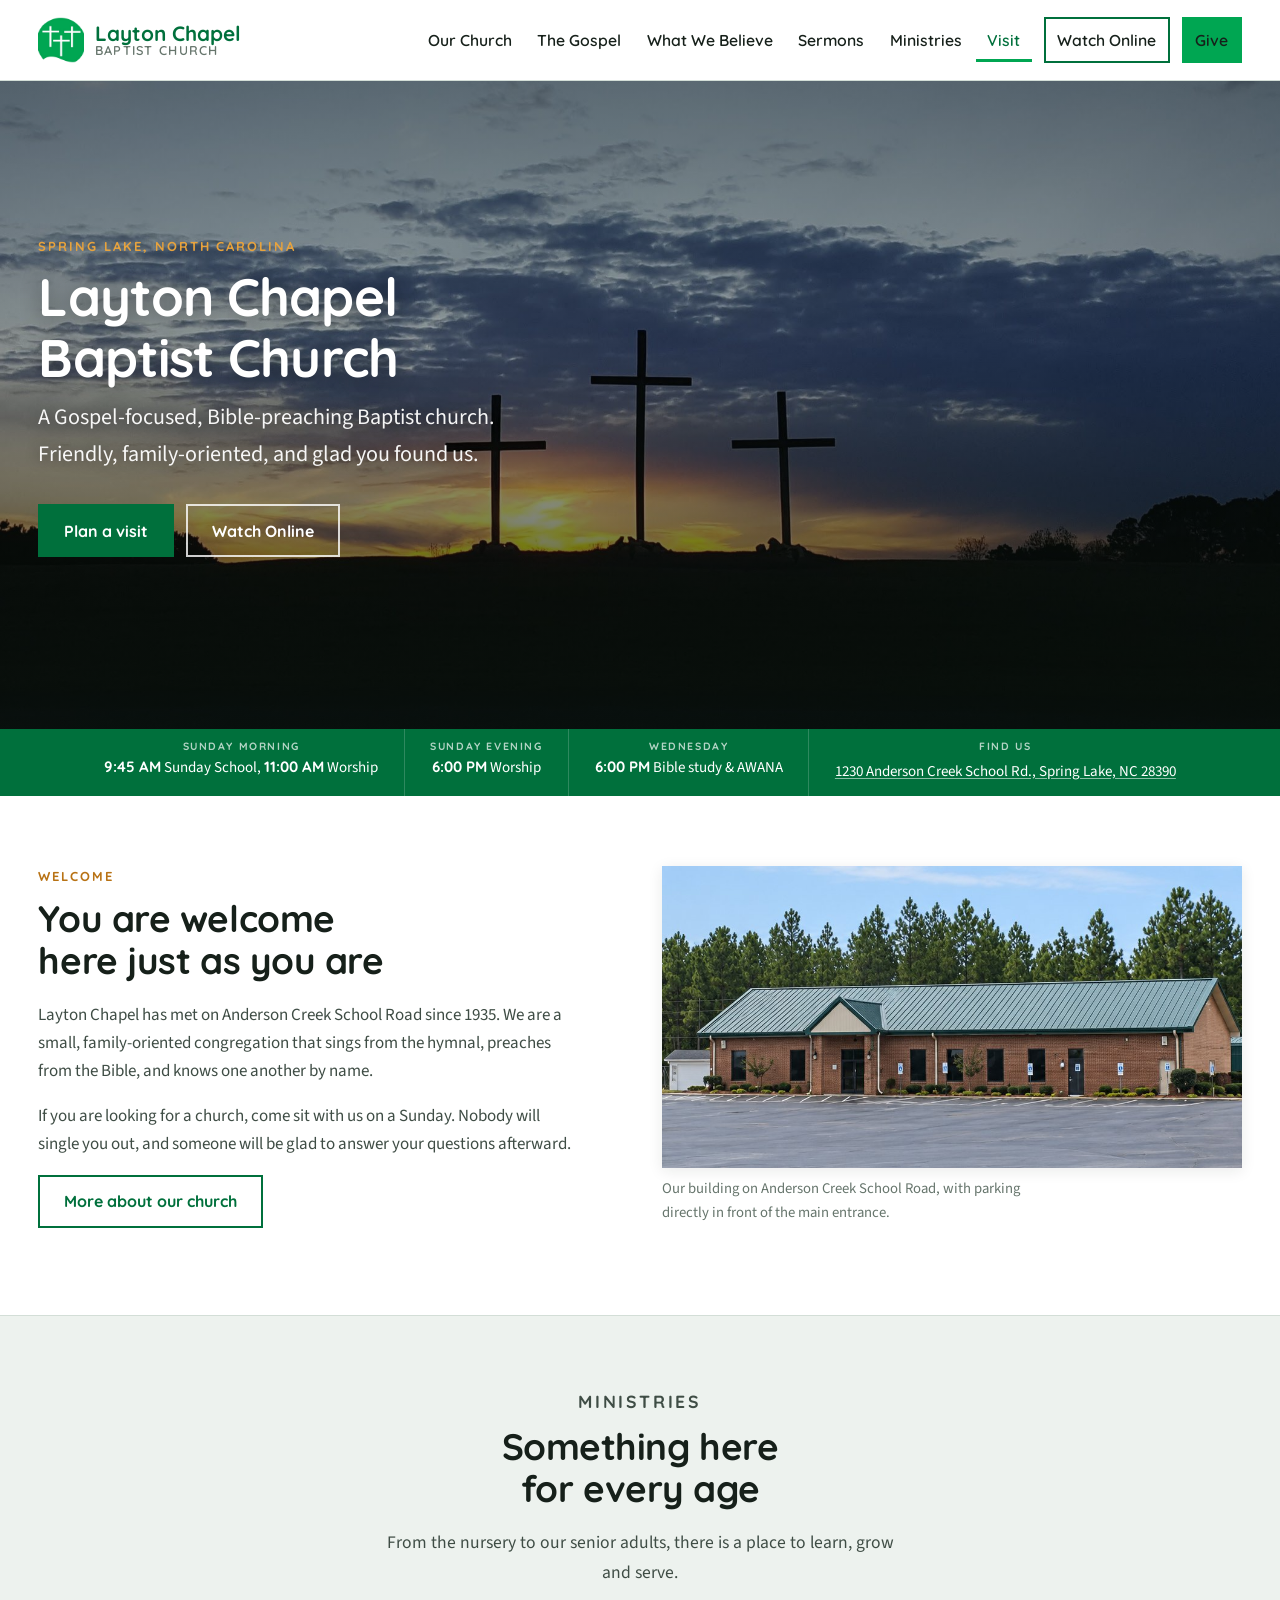
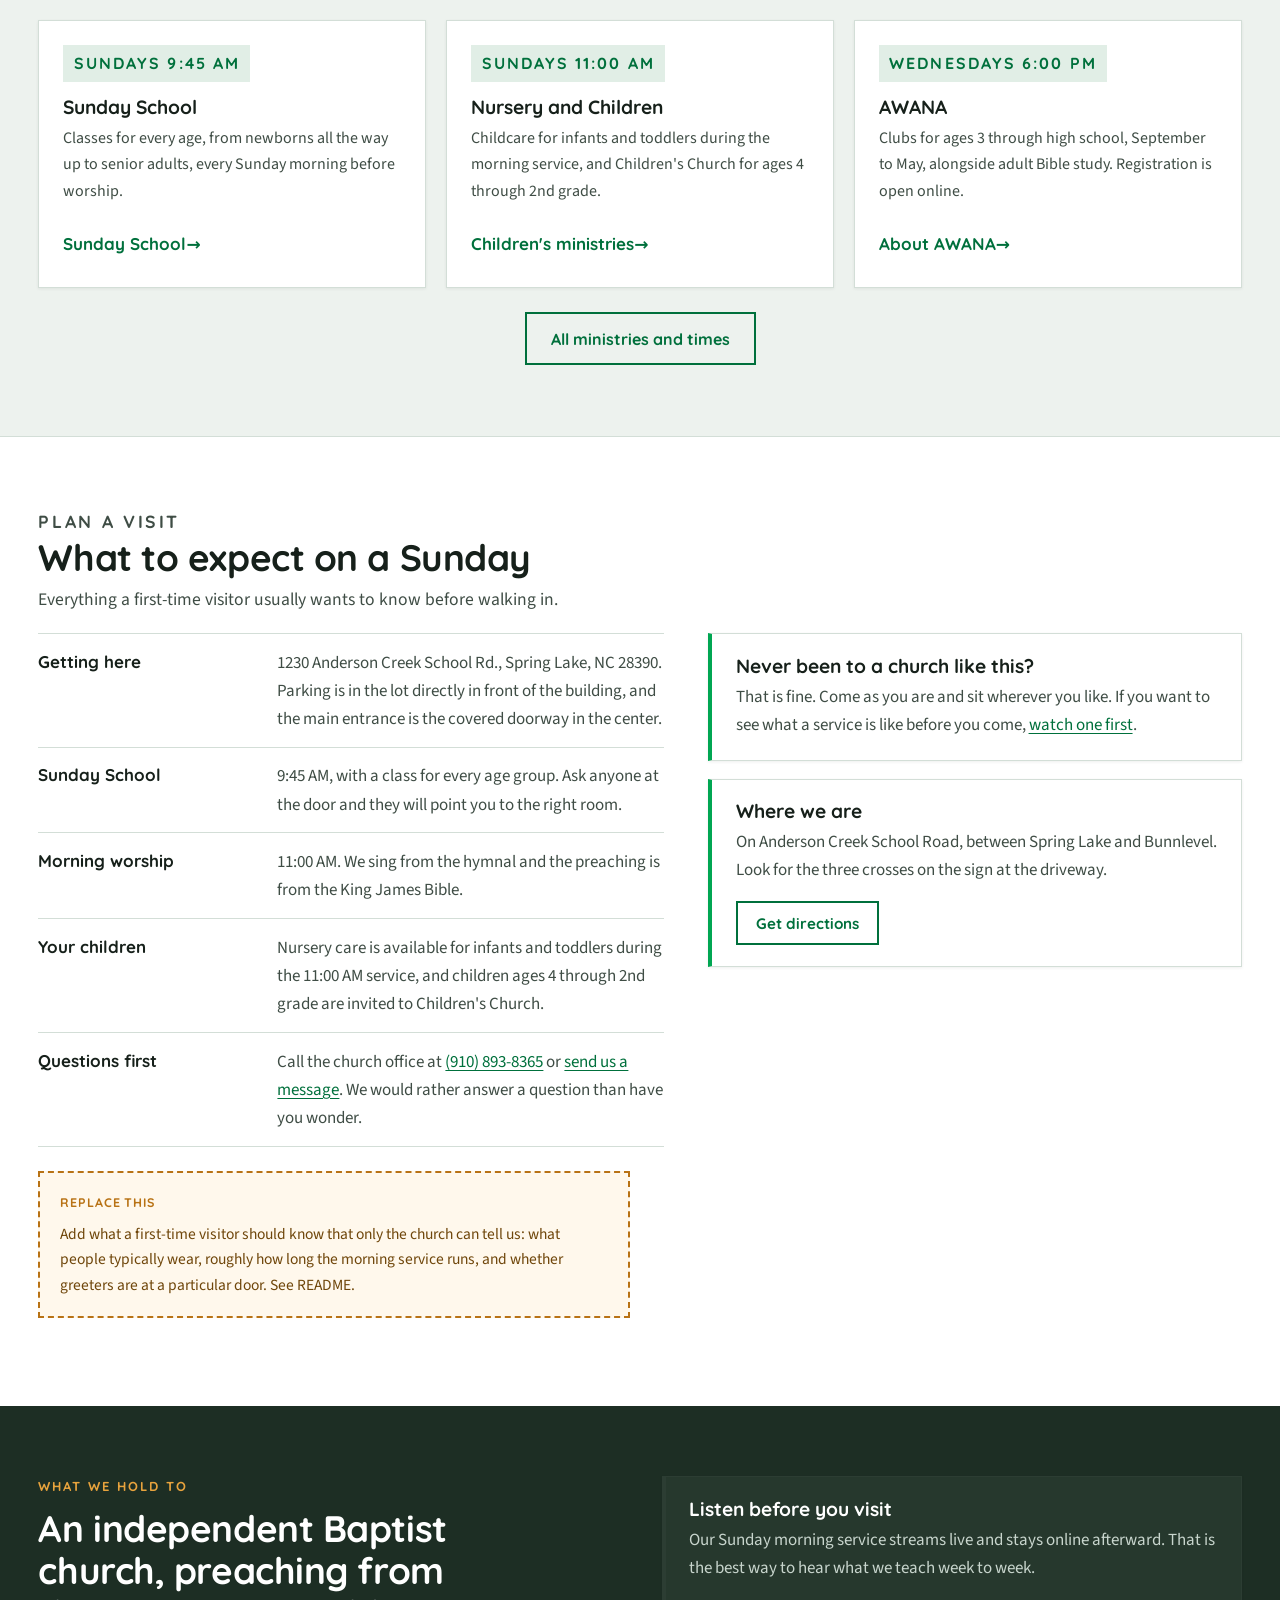
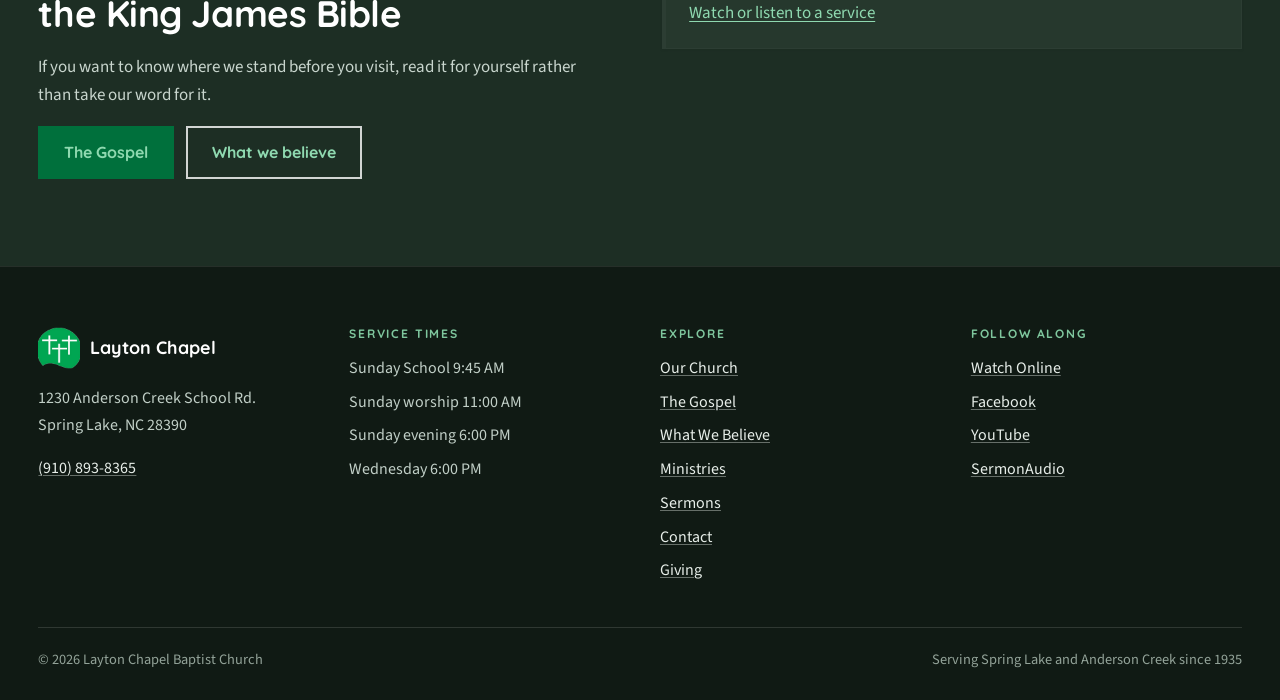
<file: index.html>
<!DOCTYPE html>
<html lang="en">
<head>
<meta charset="utf-8">
<meta name="viewport" content="width=device-width, initial-scale=1">
<meta name="color-scheme" content="light">
<meta name="supported-color-schemes" content="light">
<title>Layton Chapel Baptist Church | Spring Lake, NC</title>
<meta name="description" content="A Gospel-focused, Bible-preaching Baptist church in Spring Lake, North Carolina. Sunday School 9:45, worship 11:00 and 6:00. Wednesday AWANA at 6:00.">
<link rel="canonical" href="https://www.laytonchapel.org/">
<meta property="og:type" content="website">
<meta property="og:site_name" content="Layton Chapel Baptist Church">
<meta property="og:title" content="Layton Chapel Baptist Church | Spring Lake, NC">
<meta property="og:description" content="A Gospel-focused, Bible-preaching Baptist church in Spring Lake, North Carolina. Sunday School 9:45, worship 11:00 and 6:00. Wednesday AWANA at 6:00.">
<meta property="og:url" content="https://www.laytonchapel.org/">
<meta property="og:image" content="https://www.laytonchapel.org/img/og-image.jpg">
<meta name="twitter:card" content="summary_large_image">
<meta name="robots" content="noindex"><!-- REVIEW BUILD ONLY. Delete this line on every page before launch. -->
<link rel="icon" href="favicon.ico?v=2" sizes="any">
<link rel="apple-touch-icon" href="img/apple-touch-icon.png?v=2">
<link rel="preconnect" href="https://fonts.googleapis.com">
<link rel="preconnect" href="https://fonts.gstatic.com" crossorigin>
<link rel="stylesheet" href="https://fonts.googleapis.com/css2?family=Quicksand:wght@500;600;700&family=Source+Sans+3:ital,wght@0,400;0,600;0,700;1,400&display=swap">
<link rel="stylesheet" href="style.css?v=21">
<script type="application/ld+json">
{
  "@context": "https://schema.org",
  "@type": "Church",
  "@id": "https://www.laytonchapel.org/#church",
  "name": "Layton Chapel Baptist Church",
  "url": "https://www.laytonchapel.org/",
  "logo": "https://www.laytonchapel.org/img/logo-mark.png",
  "image": "https://www.laytonchapel.org/img/og-image.jpg",
  "telephone": "+1-910-893-8365",
  "foundingDate": "1935",
  "description": "A Gospel-focused, Bible-preaching Baptist church in Spring Lake, North Carolina.",
  "address": {
    "@type": "PostalAddress",
    "streetAddress": "1230 Anderson Creek School Rd.",
    "addressLocality": "Spring Lake",
    "addressRegion": "NC",
    "postalCode": "28390",
    "addressCountry": "US"
  },
  "geo": {
    "@type": "GeoCoordinates",
    "latitude": 35.2782778,
    "longitude": -78.9163153
  },
  "hasMap": "https://maps.google.com/maps?daddr=Layton+Chapel+Baptist+Church+1230+Anderson+Creek+School+Rd.+Spring+Lake,+NC+28390",
  "sameAs": [
    "https://www.youtube.com/@laytonchapelbaptistchurch",
    "https://www.facebook.com/LaytonChapelBaptistChurch/",
    "https://www.sermonaudio.com/broadcasters/lcbc1935"
  ],
  "openingHoursSpecification": [
    { "@type": "OpeningHoursSpecification", "dayOfWeek": "Sunday", "opens": "09:45", "closes": "10:45", "name": "Sunday School for all ages" },
    { "@type": "OpeningHoursSpecification", "dayOfWeek": "Sunday", "opens": "11:00", "closes": "12:15", "name": "Sunday morning worship" },
    { "@type": "OpeningHoursSpecification", "dayOfWeek": "Sunday", "opens": "18:00", "closes": "19:00", "name": "Sunday evening worship" },
    { "@type": "OpeningHoursSpecification", "dayOfWeek": "Wednesday", "opens": "18:00", "closes": "19:30", "name": "Adult Bible study and AWANA" }
  ]
}
</script>
</head>
<body>
<a class="skip-link" href="#main">Skip to content</a>

<header class="site-header">
  <div class="wrap header-inner">
    <a class="brand" href="index.html">
      <img class="brand-mark" src="img/logo-mark.png?v=2" alt="" width="46" height="46">
      <span class="brand-text"><strong>Layton Chapel</strong><span>Baptist Church</span></span>
    </a>
    <button class="nav-toggle" type="button" aria-expanded="false" aria-controls="site-nav" aria-label="Menu">
      <span class="nav-toggle-bars" aria-hidden="true"></span>
    </button>
    <nav class="site-nav" id="site-nav" aria-label="Main">
      <ul>
        <li><a href="our-church.html">Our Church</a></li>
        <li><a href="gospel.html">The Gospel</a></li>
        <li><a href="beliefs.html">What We Believe</a></li>
        <li><a href="sermons.html">Sermons</a></li>
        <li><a href="ministries.html">Ministries</a></li>
        <li><a href="index.html#visit" aria-current="page">Visit</a></li>
        <li class="nav-cta"><a class="btn btn-outline btn-sm watch-online" href="https://www.youtube.com/@laytonchapelbaptistchurch" target="_blank" rel="noopener">Watch Online</a></li>
        <li class="nav-cta"><a class="btn btn-give btn-sm" href="giving.html">Give</a></li>
      </ul>
    </nav>
  </div>
</header>

<main id="main">

  <section class="hero">
    <img class="hero-img" src="img/hero-crosses.jpg" alt="Three crosses standing on a rise at sunset" width="2055" height="1154" fetchpriority="high">
    <div class="hero-shade"></div>
    <div class="wrap hero-inner">
      <p class="eyebrow">Spring Lake, North Carolina</p>
      <h1>Layton Chapel Baptist Church</h1>
      <p class="hero-sub">A Gospel-focused, Bible-preaching Baptist church. Friendly, family-oriented, and glad you found us.</p>
      <div class="btn-row">
        <a class="btn btn-primary" href="#visit">Plan a visit</a>
        <a class="btn btn-ghost watch-online" href="https://www.youtube.com/@laytonchapelbaptistchurch" target="_blank" rel="noopener">Watch Online</a>
      </div>
    </div>
  </section>

  <section class="strip" aria-label="Service times and location">
    <div class="wrap">
      <div class="strip-grid">
        <div class="strip-cell">
          <h3>Sunday morning</h3>
          <p><b>9:45 AM</b> Sunday School, <b>11:00 AM</b> Worship</p>
        </div>
        <div class="strip-cell">
          <h3>Sunday evening</h3>
          <p><b>6:00 PM</b> Worship</p>
        </div>
        <div class="strip-cell">
          <h3>Wednesday</h3>
          <p><b>6:00 PM</b> Bible study &amp; AWANA</p>
        </div>
        <div class="strip-cell">
          <h3>Find us</h3>
          <p><a href="https://maps.google.com/maps?daddr=Layton+Chapel+Baptist+Church+1230+Anderson+Creek+School+Rd.+Spring+Lake,+NC+28390" target="_blank" rel="noopener">1230 Anderson Creek School Rd., Spring Lake, NC 28390</a></p>
        </div>
      </div>
    </div>
  </section>

  <section class="section">
    <div class="wrap split split-even">
      <div>
        <p class="eyebrow">Welcome</p>
        <h2>You are welcome here just as you are</h2>
        <p>Layton Chapel has met on Anderson Creek School Road since 1935. We are a small, family-oriented congregation that sings from the hymnal, preaches from the Bible, and knows one another by name.</p>
        <p>If you are looking for a church, come sit with us on a Sunday. Nobody will single you out, and someone will be glad to answer your questions afterward.</p>
        <div class="btn-row">
          <a class="btn btn-outline" href="our-church.html">More about our church</a>
        </div>
      </div>
      <div class="split-media">
        <figure class="figure">
          <img src="img/church-front.jpg" alt="The front of Layton Chapel Baptist Church, red brick with a green metal roof and a covered center entrance, with the parking lot in front" width="959" height="499" loading="lazy">
          <figcaption>Our building on Anderson Creek School Road, with parking directly in front of the main entrance.</figcaption>
        </figure>
      </div>
    </div>
  </section>

  <section class="section section-offset">
    <div class="wrap">
      <div class="section-head section-head-center">
        <p class="eyebrow">Ministries</p>
        <h2>Something here for every age</h2>
        <p>From the nursery to our senior adults, there is a place to learn, grow and serve.</p>
      </div>
      <div class="cards">
        <article class="card">
          <p class="card-when">Sundays 9:45 AM</p>
          <h3>Sunday School</h3>
          <p>Classes for every age, from newborns all the way up to senior adults, every Sunday morning before worship.</p>
          <a class="card-link" href="ministries.html#sunday-school">Sunday School</a>
        </article>
        <article class="card">
          <p class="card-when">Sundays 11:00 AM</p>
          <h3>Nursery and Children</h3>
          <p>Childcare for infants and toddlers during the morning service, and Children's Church for ages 4 through 2nd grade.</p>
          <a class="card-link" href="ministries.html#children">Children's ministries</a>
        </article>
        <article class="card">
          <p class="card-when">Wednesdays 6:00 PM</p>
          <h3>AWANA</h3>
          <p>Clubs for ages 3 through high school, September to May, alongside adult Bible study. Registration is open online.</p>
          <a class="card-link" href="ministries-awana.html">About AWANA</a>
        </article>
      </div>
      <div class="btn-row center-row mt-2">
        <a class="btn btn-outline" href="ministries.html">All ministries and times</a>
      </div>
    </div>
  </section>

  <section class="section" id="visit">
    <div class="wrap split">
      <div class="split-head">
        <p class="eyebrow">Plan a visit</p>
        <h2>What to expect on a Sunday</h2>
        <p>Everything a first-time visitor usually wants to know before walking in.</p>
      </div>
      <div>
        <dl class="ledger">
          <div class="ledger-row">
            <dt>Getting here</dt>
            <dd><p>1230 Anderson Creek School Rd., Spring Lake, NC 28390. Parking is in the lot directly in front of the building, and the main entrance is the covered doorway in the center.</p></dd>
          </div>
          <div class="ledger-row">
            <dt>Sunday School</dt>
            <dd><p>9:45 AM, with a class for every age group. Ask anyone at the door and they will point you to the right room.</p></dd>
          </div>
          <div class="ledger-row">
            <dt>Morning worship</dt>
            <dd><p>11:00 AM. We sing from the hymnal and the preaching is from the King James Bible.</p></dd>
          </div>
          <div class="ledger-row">
            <dt>Your children</dt>
            <dd><p>Nursery care is available for infants and toddlers during the 11:00 AM service, and children ages 4 through 2nd grade are invited to Children's Church.</p></dd>
          </div>
          <div class="ledger-row">
            <dt>Questions first</dt>
            <dd><p>Call the church office at <a href="tel:+19108938365">(910) 893-8365</a> or <a href="contact.html">send us a message</a>. We would rather answer a question than have you wonder.</p></dd>
          </div>
        </dl>
        <div class="todo">
          <p><strong>Replace this</strong></p>
          <p>Add what a first-time visitor should know that only the church can tell us: what people typically wear, roughly how long the morning service runs, and whether greeters are at a particular door. See README.</p>
        </div>
      </div>
      <div>
        <div class="callout">
          <h3>Never been to a church like this?</h3>
          <p>That is fine. Come as you are and sit wherever you like. If you want to see what a service is like before you come, <a href="sermons.html">watch one first</a>.</p>
        </div>
        <div class="callout">
          <h3>Where we are</h3>
          <p>On Anderson Creek School Road, between Spring Lake and Bunnlevel. Look for the three crosses on the sign at the driveway.</p>
          <p><a class="btn btn-outline btn-sm" href="https://maps.google.com/maps?daddr=Layton+Chapel+Baptist+Church+1230+Anderson+Creek+School+Rd.+Spring+Lake,+NC+28390" target="_blank" rel="noopener">Get directions</a></p>
        </div>
      </div>
    </div>
  </section>

  <section class="section section-deep">
    <div class="wrap split split-even">
      <div>
        <p class="eyebrow">What we hold to</p>
        <h2>An independent Baptist church, preaching from the King James Bible</h2>
        <p>If you want to know where we stand before you visit, read it for yourself rather than take our word for it.</p>
        <div class="btn-row">
          <a class="btn btn-primary" href="gospel.html">The Gospel</a>
          <a class="btn btn-ghost" href="beliefs.html">What we believe</a>
        </div>
      </div>
      <div>
        <div class="callout">
          <h3>Listen before you visit</h3>
          <p>Our Sunday morning service streams live and stays online afterward. That is the best way to hear what we teach week to week.</p>
          <p><a href="sermons.html">Watch or listen to a service</a></p>
        </div>
      </div>
    </div>
  </section>

</main>

<footer class="site-footer">
  <div class="wrap">
    <div class="footer-grid">
      <div>
        <div class="footer-brand">
          <img src="img/logo-mark.png?v=2" alt="" width="42" height="42">
          <span>Layton Chapel</span>
        </div>
        <p>1230 Anderson Creek School Rd.<br>Spring Lake, NC 28390</p>
        <p><a href="tel:+19108938365">(910) 893-8365</a></p>
      </div>
      <div class="footer-col">
        <h3>Service times</h3>
        <ul>
          <li>Sunday School 9:45 AM</li>
          <li>Sunday worship 11:00 AM</li>
          <li>Sunday evening 6:00 PM</li>
          <li>Wednesday 6:00 PM</li>
        </ul>
      </div>
      <div class="footer-col">
        <h3>Explore</h3>
        <ul>
          <li><a href="our-church.html">Our Church</a></li>
          <li><a href="gospel.html">The Gospel</a></li>
          <li><a href="beliefs.html">What We Believe</a></li>
          <li><a href="ministries.html">Ministries</a></li>
          <li><a href="sermons.html">Sermons</a></li>
          <li><a href="contact.html">Contact</a></li>
          <li><a href="giving.html">Giving</a></li>
        </ul>
      </div>
      <div class="footer-col">
        <h3>Follow along</h3>
        <ul>
          <li><a class="watch-online" href="https://www.youtube.com/@laytonchapelbaptistchurch" target="_blank" rel="noopener">Watch Online</a></li>
          <li><a href="https://www.facebook.com/LaytonChapelBaptistChurch/" target="_blank" rel="noopener">Facebook</a></li>
          <li><a href="https://www.youtube.com/@laytonchapelbaptistchurch" target="_blank" rel="noopener">YouTube</a></li>
          <li><a href="https://www.sermonaudio.com/broadcasters/lcbc1935" target="_blank" rel="noopener">SermonAudio</a></li>
        </ul>
      </div>
    </div>
    <div class="footer-bottom">
      <p>&copy; <span data-year>2026</span> Layton Chapel Baptist Church</p>
      <p>Serving Spring Lake and Anderson Creek since 1935</p>
    </div>
  </div>
</footer>

<script src="main.js?v=8"></script>
</body>
</html>
</file>
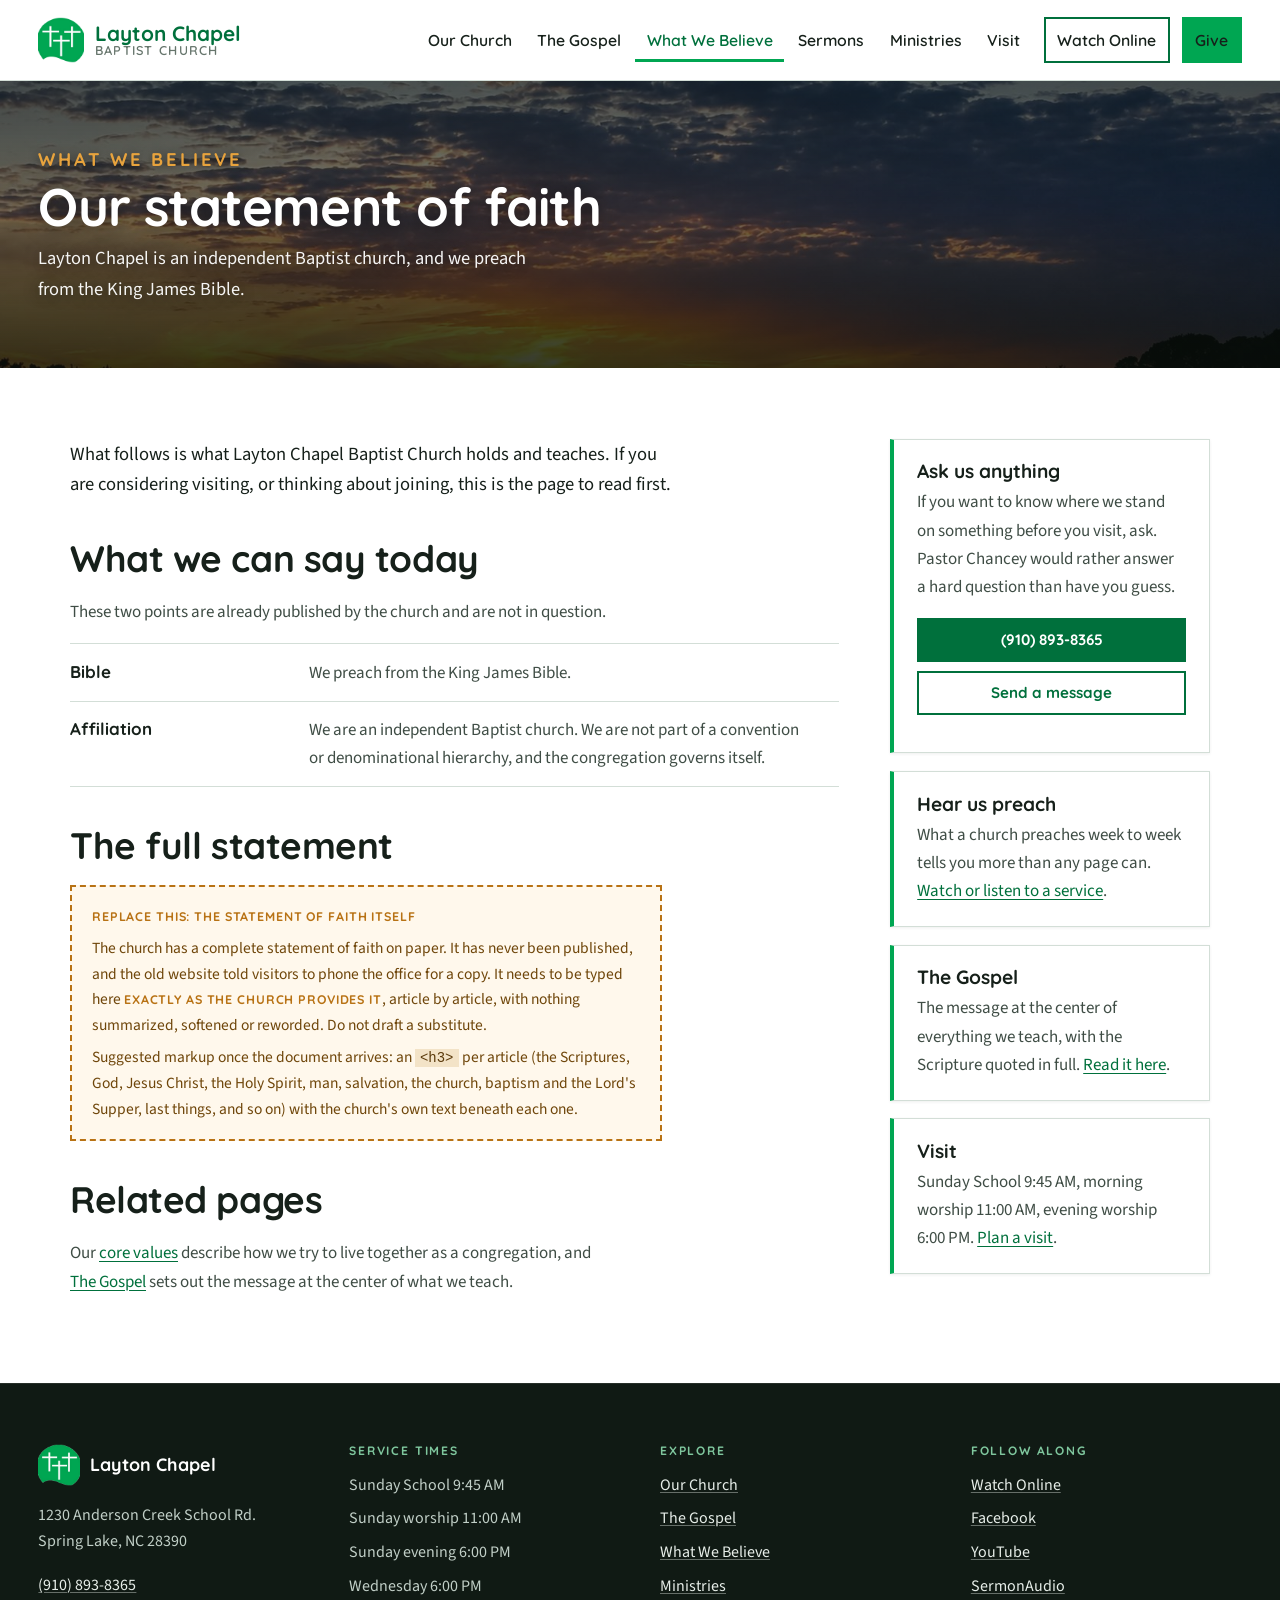
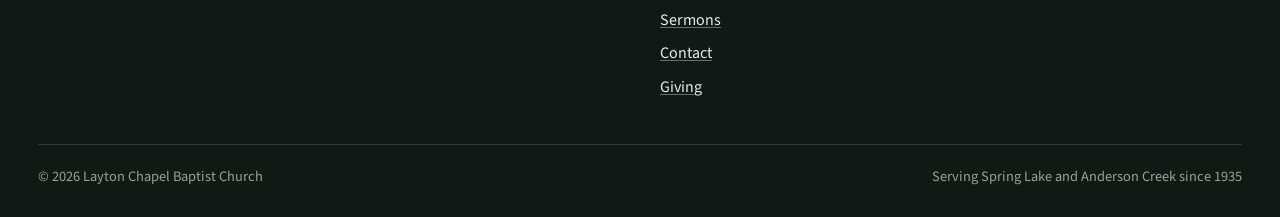
<file: beliefs.html>
<!DOCTYPE html>
<html lang="en">
<head>
<meta charset="utf-8">
<meta name="viewport" content="width=device-width, initial-scale=1">
<meta name="color-scheme" content="light">
<meta name="supported-color-schemes" content="light">
<title>What We Believe | Layton Chapel Baptist Church</title>
<meta name="description" content="The statement of faith of Layton Chapel Baptist Church, an independent Baptist church in Spring Lake, North Carolina, preaching from the King James Bible.">
<link rel="canonical" href="https://www.laytonchapel.org/beliefs.html">
<meta property="og:type" content="website">
<meta property="og:site_name" content="Layton Chapel Baptist Church">
<meta property="og:title" content="What We Believe | Layton Chapel Baptist Church">
<meta property="og:description" content="The statement of faith of Layton Chapel Baptist Church, an independent Baptist church in Spring Lake, North Carolina, preaching from the King James Bible.">
<meta property="og:url" content="https://www.laytonchapel.org/beliefs.html">
<meta property="og:image" content="https://www.laytonchapel.org/img/og-image.jpg">
<meta name="twitter:card" content="summary_large_image">
<meta name="robots" content="noindex"><!-- REVIEW BUILD ONLY. Delete this line on every page before launch. -->
<link rel="icon" href="favicon.ico?v=2" sizes="any">
<link rel="apple-touch-icon" href="img/apple-touch-icon.png?v=2">
<link rel="preconnect" href="https://fonts.googleapis.com">
<link rel="preconnect" href="https://fonts.gstatic.com" crossorigin>
<link rel="stylesheet" href="https://fonts.googleapis.com/css2?family=Quicksand:wght@500;600;700&family=Source+Sans+3:ital,wght@0,400;0,600;0,700;1,400&display=swap">
<link rel="stylesheet" href="style.css?v=21">
</head>
<body>
<a class="skip-link" href="#main">Skip to content</a>

<header class="site-header">
  <div class="wrap header-inner">
    <a class="brand" href="index.html">
      <img class="brand-mark" src="img/logo-mark.png?v=2" alt="" width="46" height="46">
      <span class="brand-text"><strong>Layton Chapel</strong><span>Baptist Church</span></span>
    </a>
    <button class="nav-toggle" type="button" aria-expanded="false" aria-controls="site-nav" aria-label="Menu">
      <span class="nav-toggle-bars" aria-hidden="true"></span>
    </button>
    <nav class="site-nav" id="site-nav" aria-label="Main">
      <ul>
        <li><a href="our-church.html">Our Church</a></li>
        <li><a href="gospel.html">The Gospel</a></li>
        <li><a href="beliefs.html" aria-current="page">What We Believe</a></li>
        <li><a href="sermons.html">Sermons</a></li>
        <li><a href="ministries.html">Ministries</a></li>
        <li><a href="index.html#visit">Visit</a></li>
        <li class="nav-cta"><a class="btn btn-outline btn-sm watch-online" href="https://www.youtube.com/@laytonchapelbaptistchurch" target="_blank" rel="noopener">Watch Online</a></li>
        <li class="nav-cta"><a class="btn btn-give btn-sm" href="giving.html">Give</a></li>
      </ul>
    </nav>
  </div>
</header>

<main id="main">

  <div class="page-head">
    <div class="wrap">
      <p class="eyebrow">What We Believe</p>
      <h1>Our statement of faith</h1>
      <p>Layton Chapel is an independent Baptist church, and we preach from the King James Bible.</p>
    </div>
  </div>

  <section class="section">
    <div class="wrap wrap-doc doc">

      <div class="doc-body prose">
        <p class="lead">What follows is what Layton Chapel Baptist Church holds and teaches. If you are considering visiting, or thinking about joining, this is the page to read first.</p>

        <h2>What we can say today</h2>
        <p>These two points are already published by the church and are not in question.</p>
        <dl class="ledger">
          <div class="ledger-row">
            <dt>Bible</dt>
            <dd><p>We preach from the King James Bible.</p></dd>
          </div>
          <div class="ledger-row">
            <dt>Affiliation</dt>
            <dd><p>We are an independent Baptist church. We are not part of a convention or denominational hierarchy, and the congregation governs itself.</p></dd>
          </div>
        </dl>

        <h2>The full statement</h2>
        <div class="todo">
          <p><strong>Replace this: the statement of faith itself</strong></p>
          <p>The church has a complete statement of faith on paper. It has never been published, and the old website told visitors to phone the office for a copy. It needs to be typed here <strong>exactly as the church provides it</strong>, article by article, with nothing summarized, softened or reworded. Do not draft a substitute.</p>
          <p>Suggested markup once the document arrives: an <code>&lt;h3&gt;</code> per article (the Scriptures, God, Jesus Christ, the Holy Spirit, man, salvation, the church, baptism and the Lord's Supper, last things, and so on) with the church's own text beneath each one.</p>
        </div>

        <h2>Related pages</h2>
        <p>Our <a href="our-church.html#values">core values</a> describe how we try to live together as a congregation, and <a href="gospel.html">The Gospel</a> sets out the message at the center of what we teach.</p>
      </div>

      <aside class="doc-rail">
        <div class="callout">
          <h3>Ask us anything</h3>
          <p>If you want to know where we stand on something before you visit, ask. Pastor Chancey would rather answer a hard question than have you guess.</p>
          <div class="btn-row">
            <a class="btn btn-primary btn-sm" href="tel:+19108938365">(910) 893-8365</a>
            <a class="btn btn-outline btn-sm" href="contact.html">Send a message</a>
          </div>
        </div>
        <div class="callout">
          <h3>Hear us preach</h3>
          <p>What a church preaches week to week tells you more than any page can. <a href="sermons.html">Watch or listen to a service</a>.</p>
        </div>
        <div class="callout">
          <h3>The Gospel</h3>
          <p>The message at the center of everything we teach, with the Scripture quoted in full. <a href="gospel.html">Read it here</a>.</p>
        </div>
        <div class="callout">
          <h3>Visit</h3>
          <p>Sunday School 9:45 AM, morning worship 11:00 AM, evening worship 6:00 PM. <a href="index.html#visit">Plan a visit</a>.</p>
        </div>
      </aside>

    </div>
  </section>

</main>

<footer class="site-footer">
  <div class="wrap">
    <div class="footer-grid">
      <div>
        <div class="footer-brand">
          <img src="img/logo-mark.png?v=2" alt="" width="42" height="42">
          <span>Layton Chapel</span>
        </div>
        <p>1230 Anderson Creek School Rd.<br>Spring Lake, NC 28390</p>
        <p><a href="tel:+19108938365">(910) 893-8365</a></p>
      </div>
      <div class="footer-col">
        <h3>Service times</h3>
        <ul>
          <li>Sunday School 9:45 AM</li>
          <li>Sunday worship 11:00 AM</li>
          <li>Sunday evening 6:00 PM</li>
          <li>Wednesday 6:00 PM</li>
        </ul>
      </div>
      <div class="footer-col">
        <h3>Explore</h3>
        <ul>
          <li><a href="our-church.html">Our Church</a></li>
          <li><a href="gospel.html">The Gospel</a></li>
          <li><a href="beliefs.html">What We Believe</a></li>
          <li><a href="ministries.html">Ministries</a></li>
          <li><a href="sermons.html">Sermons</a></li>
          <li><a href="contact.html">Contact</a></li>
          <li><a href="giving.html">Giving</a></li>
        </ul>
      </div>
      <div class="footer-col">
        <h3>Follow along</h3>
        <ul>
          <li><a class="watch-online" href="https://www.youtube.com/@laytonchapelbaptistchurch" target="_blank" rel="noopener">Watch Online</a></li>
          <li><a href="https://www.facebook.com/LaytonChapelBaptistChurch/" target="_blank" rel="noopener">Facebook</a></li>
          <li><a href="https://www.youtube.com/@laytonchapelbaptistchurch" target="_blank" rel="noopener">YouTube</a></li>
          <li><a href="https://www.sermonaudio.com/broadcasters/lcbc1935" target="_blank" rel="noopener">SermonAudio</a></li>
        </ul>
      </div>
    </div>
    <div class="footer-bottom">
      <p>&copy; <span data-year>2026</span> Layton Chapel Baptist Church</p>
      <p>Serving Spring Lake and Anderson Creek since 1935</p>
    </div>
  </div>
</footer>

<script src="main.js?v=8"></script>
</body>
</html>
</file>
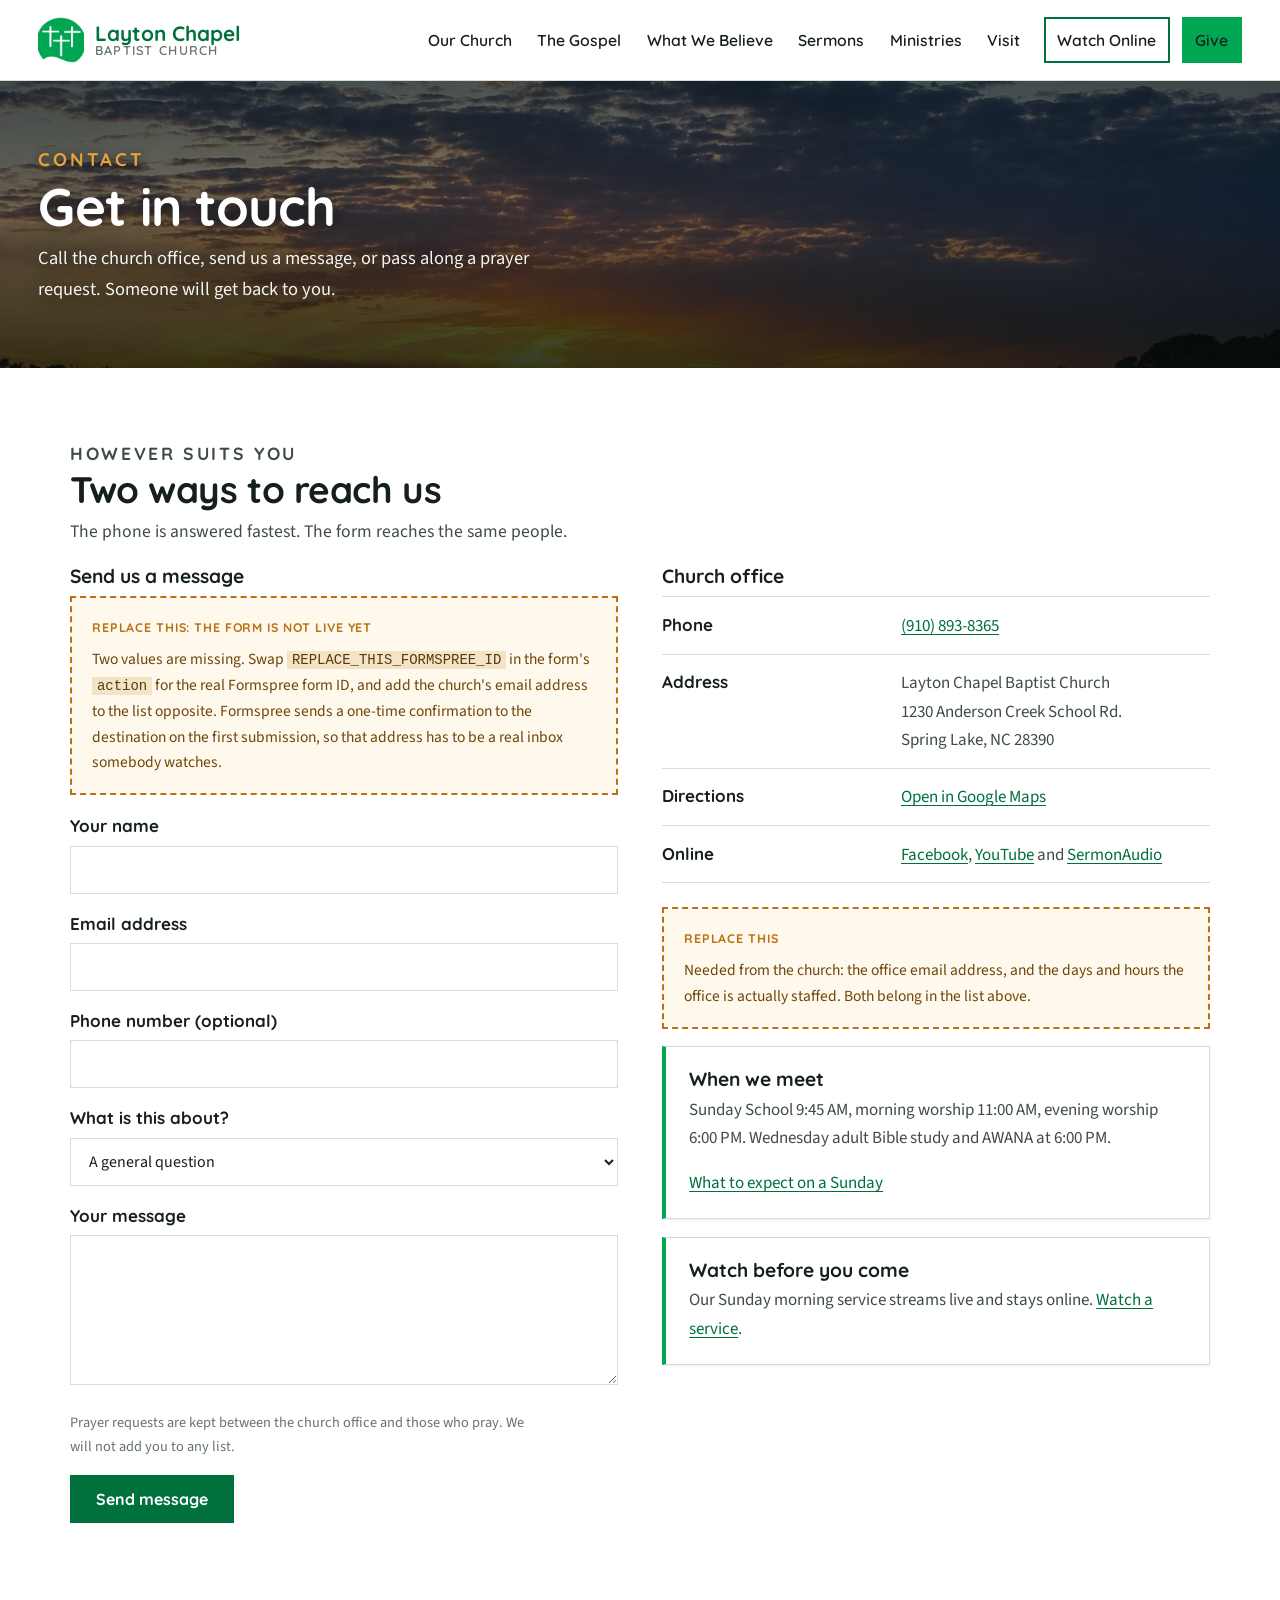
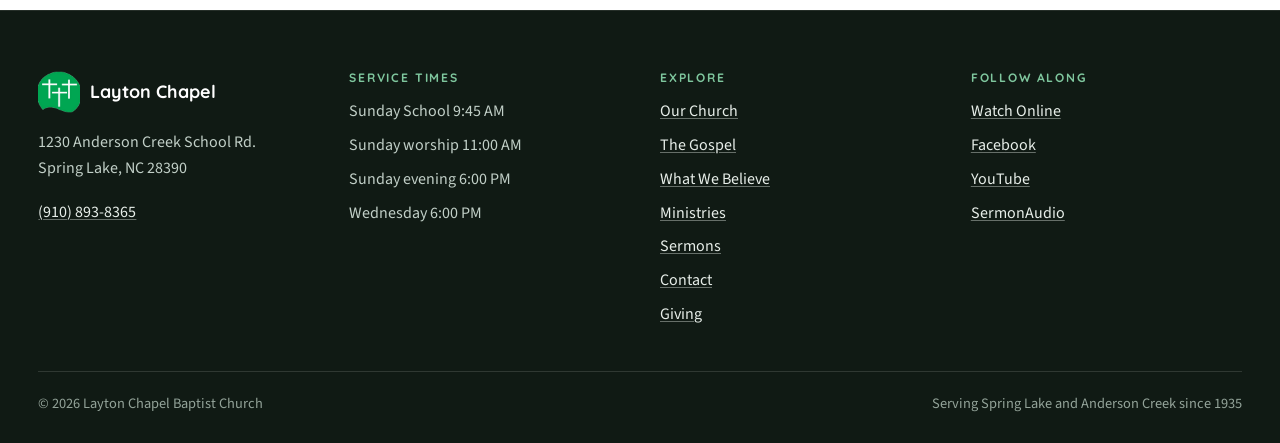
<file: contact.html>
<!DOCTYPE html>
<html lang="en">
<head>
<meta charset="utf-8">
<meta name="viewport" content="width=device-width, initial-scale=1">
<meta name="color-scheme" content="light">
<meta name="supported-color-schemes" content="light">
<title>Contact | Layton Chapel Baptist Church</title>
<meta name="description" content="Call the church office at (910) 893-8365, or write to Layton Chapel Baptist Church, 1230 Anderson Creek School Rd., Spring Lake, NC 28390.">
<link rel="canonical" href="https://www.laytonchapel.org/contact.html">
<meta property="og:type" content="website">
<meta property="og:site_name" content="Layton Chapel Baptist Church">
<meta property="og:title" content="Contact | Layton Chapel Baptist Church">
<meta property="og:description" content="Call the church office at (910) 893-8365, or write to Layton Chapel Baptist Church, 1230 Anderson Creek School Rd., Spring Lake, NC 28390.">
<meta property="og:url" content="https://www.laytonchapel.org/contact.html">
<meta property="og:image" content="https://www.laytonchapel.org/img/og-image.jpg">
<meta name="twitter:card" content="summary_large_image">
<meta name="robots" content="noindex"><!-- REVIEW BUILD ONLY. Delete this line on every page before launch. -->
<link rel="icon" href="favicon.ico?v=2" sizes="any">
<link rel="apple-touch-icon" href="img/apple-touch-icon.png?v=2">
<link rel="preconnect" href="https://fonts.googleapis.com">
<link rel="preconnect" href="https://fonts.gstatic.com" crossorigin>
<link rel="stylesheet" href="https://fonts.googleapis.com/css2?family=Quicksand:wght@500;600;700&family=Source+Sans+3:ital,wght@0,400;0,600;0,700;1,400&display=swap">
<link rel="stylesheet" href="style.css?v=21">
</head>
<body>
<a class="skip-link" href="#main">Skip to content</a>

<header class="site-header">
  <div class="wrap header-inner">
    <a class="brand" href="index.html">
      <img class="brand-mark" src="img/logo-mark.png?v=2" alt="" width="46" height="46">
      <span class="brand-text"><strong>Layton Chapel</strong><span>Baptist Church</span></span>
    </a>
    <button class="nav-toggle" type="button" aria-expanded="false" aria-controls="site-nav" aria-label="Menu">
      <span class="nav-toggle-bars" aria-hidden="true"></span>
    </button>
    <nav class="site-nav" id="site-nav" aria-label="Main">
      <ul>
        <li><a href="our-church.html">Our Church</a></li>
        <li><a href="gospel.html">The Gospel</a></li>
        <li><a href="beliefs.html">What We Believe</a></li>
        <li><a href="sermons.html">Sermons</a></li>
        <li><a href="ministries.html">Ministries</a></li>
        <li><a href="index.html#visit">Visit</a></li>
        <li class="nav-cta"><a class="btn btn-outline btn-sm watch-online" href="https://www.youtube.com/@laytonchapelbaptistchurch" target="_blank" rel="noopener">Watch Online</a></li>
        <li class="nav-cta"><a class="btn btn-give btn-sm" href="giving.html">Give</a></li>
      </ul>
    </nav>
  </div>
</header>

<main id="main">

  <div class="page-head">
    <div class="wrap">
      <p class="eyebrow">Contact</p>
      <h1>Get in touch</h1>
      <p>Call the church office, send us a message, or pass along a prayer request. Someone will get back to you.</p>
    </div>
  </div>

  <section class="section">
    <div class="wrap wrap-doc split split-even">
      <div class="split-head">
        <p class="eyebrow">However suits you</p>
        <h2>Two ways to reach us</h2>
        <p>The phone is answered fastest. The form reaches the same people.</p>
      </div>

      <div>
        <h3>Send us a message</h3>

        <div class="todo">
          <p><strong>Replace this: the form is not live yet</strong></p>
          <p>Two values are missing. Swap <code>REPLACE_THIS_FORMSPREE_ID</code> in the form's <code>action</code> for the real Formspree form ID, and add the church's email address to the list opposite. Formspree sends a one-time confirmation to the destination on the first submission, so that address has to be a real inbox somebody watches.</p>
        </div>

        <form class="form" action="https://formspree.io/f/REPLACE_THIS_FORMSPREE_ID" method="POST">
          <div class="field">
            <label for="name">Your name</label>
            <input id="name" name="name" type="text" autocomplete="name" required>
          </div>
          <div class="field">
            <label for="email">Email address</label>
            <input id="email" name="email" type="email" autocomplete="email" required>
          </div>
          <div class="field">
            <label for="phone">Phone number (optional)</label>
            <input id="phone" name="phone" type="tel" autocomplete="tel">
          </div>
          <div class="field">
            <label for="topic">What is this about?</label>
            <select id="topic" name="topic">
              <option>A general question</option>
              <option>Planning a first visit</option>
              <option>A prayer request</option>
              <option>AWANA or children's ministries</option>
              <option>Speaking with the pastor</option>
              <option>Something else</option>
            </select>
          </div>
          <div class="field">
            <label for="message">Your message</label>
            <textarea id="message" name="message" required></textarea>
          </div>
          <input type="hidden" name="_subject" value="Message from laytonchapel.org">
          <!-- Honeypot. Formspree discards any submission that fills _gotcha.
               Hidden from sight and from screen readers, and taken out of the
               tab order, so only a bot will ever touch it. -->
          <div hidden aria-hidden="true">
            <label for="_gotcha">Leave this field empty</label>
            <input id="_gotcha" name="_gotcha" type="text" tabindex="-1" autocomplete="off">
          </div>
          <p class="field-hint">Prayer requests are kept between the church office and those who pray. We will not add you to any list.</p>
          <p><button class="btn btn-primary" type="submit">Send message</button></p>
        </form>
      </div>

      <div>
        <h3>Church office</h3>
        <dl class="ledger">
          <div class="ledger-row">
            <dt>Phone</dt>
            <dd><p><a href="tel:+19108938365">(910) 893-8365</a></p></dd>
          </div>
          <div class="ledger-row">
            <dt>Address</dt>
            <dd><p>Layton Chapel Baptist Church<br>1230 Anderson Creek School Rd.<br>Spring Lake, NC 28390</p></dd>
          </div>
          <div class="ledger-row">
            <dt>Directions</dt>
            <dd><p><a href="https://maps.google.com/maps?daddr=Layton+Chapel+Baptist+Church+1230+Anderson+Creek+School+Rd.+Spring+Lake,+NC+28390" target="_blank" rel="noopener">Open in Google Maps</a></p></dd>
          </div>
          <div class="ledger-row">
            <dt>Online</dt>
            <dd><p><a href="https://www.facebook.com/LaytonChapelBaptistChurch/" target="_blank" rel="noopener">Facebook</a>, <a href="https://www.youtube.com/@laytonchapelbaptistchurch" target="_blank" rel="noopener">YouTube</a> and <a href="https://www.sermonaudio.com/broadcasters/lcbc1935" target="_blank" rel="noopener">SermonAudio</a></p></dd>
          </div>
        </dl>

        <div class="todo">
          <p><strong>Replace this</strong></p>
          <p>Needed from the church: the office email address, and the days and hours the office is actually staffed. Both belong in the list above.</p>
        </div>

        <div class="callout">
          <h3>When we meet</h3>
          <p>Sunday School 9:45 AM, morning worship 11:00 AM, evening worship 6:00 PM. Wednesday adult Bible study and AWANA at 6:00 PM.</p>
          <p><a href="index.html#visit">What to expect on a Sunday</a></p>
        </div>
        <div class="callout">
          <h3>Watch before you come</h3>
          <p>Our Sunday morning service streams live and stays online. <a href="sermons.html">Watch a service</a>.</p>
        </div>
      </div>
    </div>
  </section>

</main>

<footer class="site-footer">
  <div class="wrap">
    <div class="footer-grid">
      <div>
        <div class="footer-brand">
          <img src="img/logo-mark.png?v=2" alt="" width="42" height="42">
          <span>Layton Chapel</span>
        </div>
        <p>1230 Anderson Creek School Rd.<br>Spring Lake, NC 28390</p>
        <p><a href="tel:+19108938365">(910) 893-8365</a></p>
      </div>
      <div class="footer-col">
        <h3>Service times</h3>
        <ul>
          <li>Sunday School 9:45 AM</li>
          <li>Sunday worship 11:00 AM</li>
          <li>Sunday evening 6:00 PM</li>
          <li>Wednesday 6:00 PM</li>
        </ul>
      </div>
      <div class="footer-col">
        <h3>Explore</h3>
        <ul>
          <li><a href="our-church.html">Our Church</a></li>
          <li><a href="gospel.html">The Gospel</a></li>
          <li><a href="beliefs.html">What We Believe</a></li>
          <li><a href="ministries.html">Ministries</a></li>
          <li><a href="sermons.html">Sermons</a></li>
          <li><a href="contact.html">Contact</a></li>
          <li><a href="giving.html">Giving</a></li>
        </ul>
      </div>
      <div class="footer-col">
        <h3>Follow along</h3>
        <ul>
          <li><a class="watch-online" href="https://www.youtube.com/@laytonchapelbaptistchurch" target="_blank" rel="noopener">Watch Online</a></li>
          <li><a href="https://www.facebook.com/LaytonChapelBaptistChurch/" target="_blank" rel="noopener">Facebook</a></li>
          <li><a href="https://www.youtube.com/@laytonchapelbaptistchurch" target="_blank" rel="noopener">YouTube</a></li>
          <li><a href="https://www.sermonaudio.com/broadcasters/lcbc1935" target="_blank" rel="noopener">SermonAudio</a></li>
        </ul>
      </div>
    </div>
    <div class="footer-bottom">
      <p>&copy; <span data-year>2026</span> Layton Chapel Baptist Church</p>
      <p>Serving Spring Lake and Anderson Creek since 1935</p>
    </div>
  </div>
</footer>

<script src="main.js?v=8"></script>
</body>
</html>
</file>
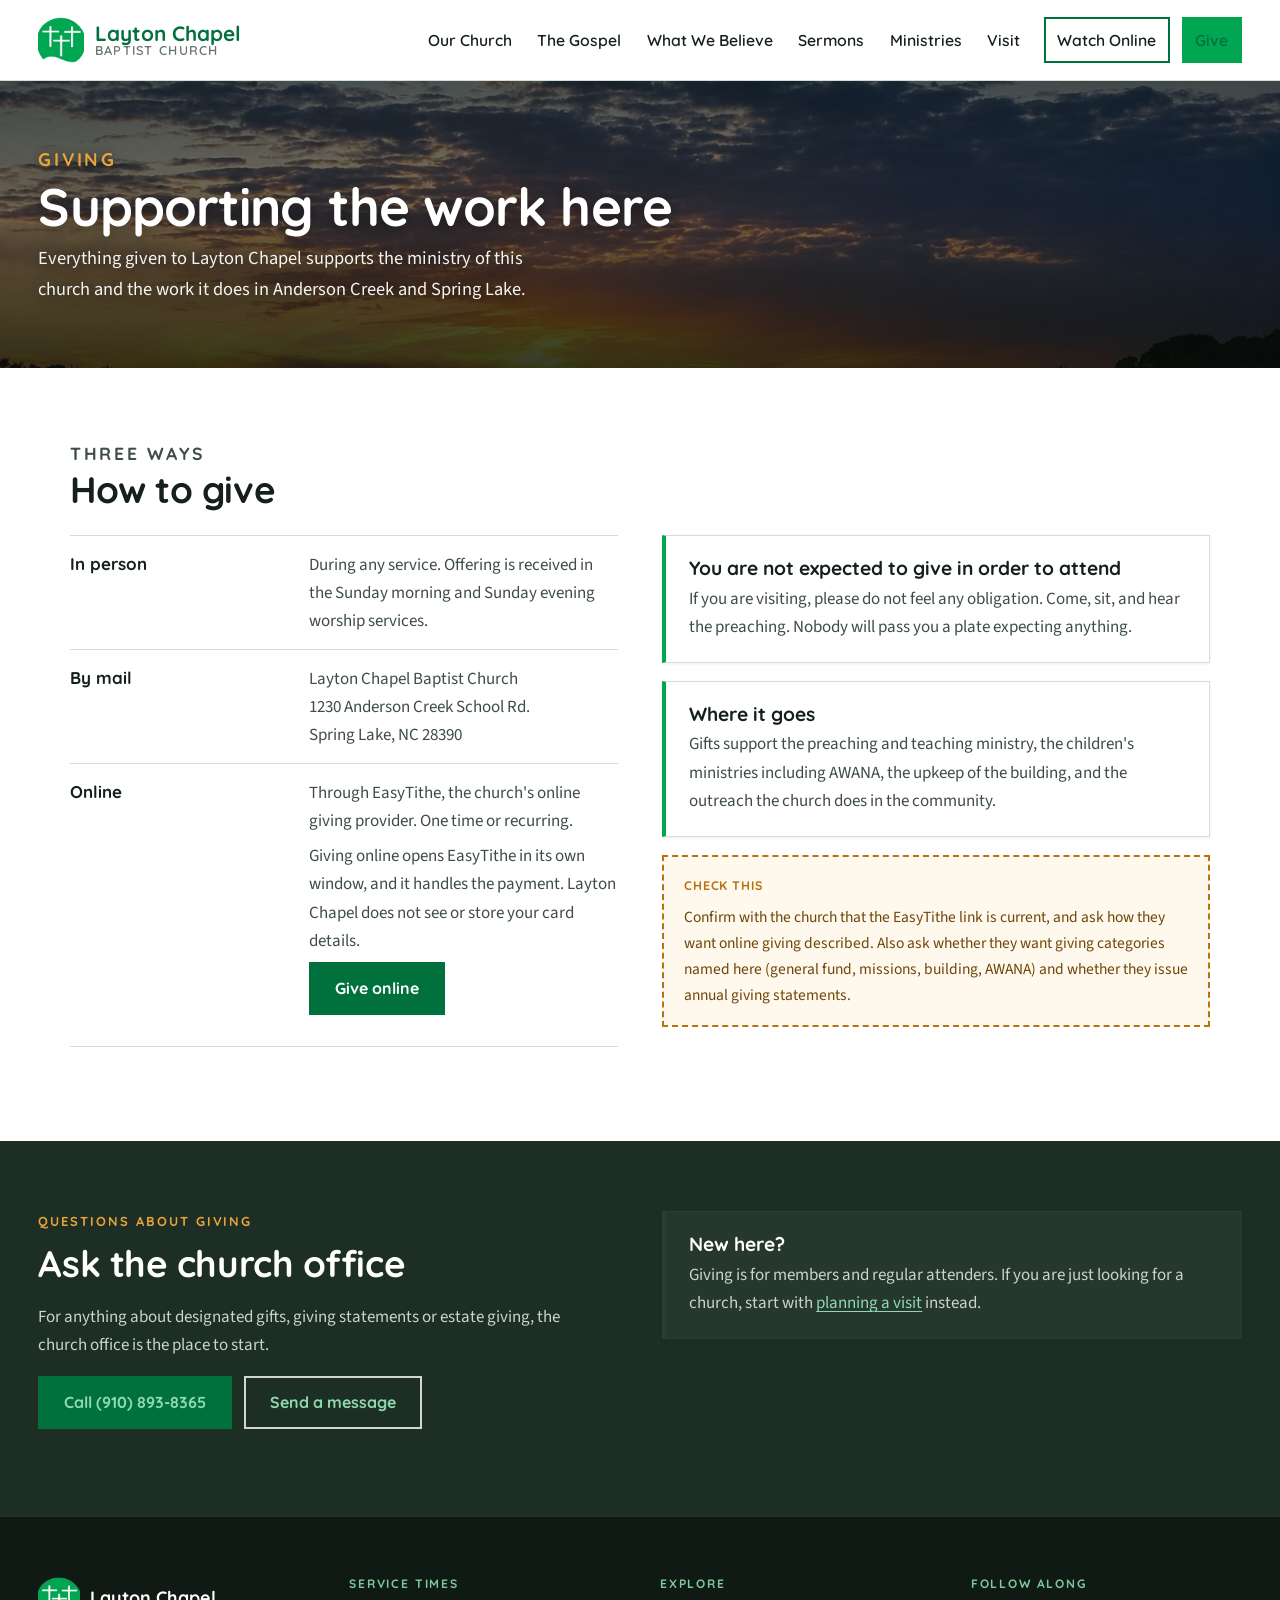
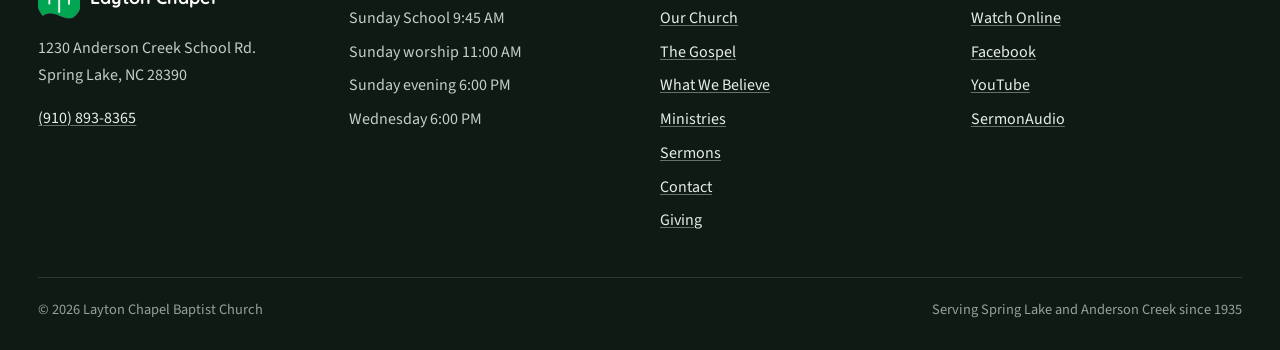
<file: giving.html>
<!DOCTYPE html>
<html lang="en">
<head>
<meta charset="utf-8">
<meta name="viewport" content="width=device-width, initial-scale=1">
<meta name="color-scheme" content="light">
<meta name="supported-color-schemes" content="light">
<title>Giving | Layton Chapel Baptist Church</title>
<meta name="description" content="How to give to Layton Chapel Baptist Church: in person during a service, by mail, or online through EasyTithe.">
<link rel="canonical" href="https://www.laytonchapel.org/giving.html">
<meta property="og:type" content="website">
<meta property="og:site_name" content="Layton Chapel Baptist Church">
<meta property="og:title" content="Giving | Layton Chapel Baptist Church">
<meta property="og:description" content="How to give to Layton Chapel Baptist Church, in person, by mail, or online.">
<meta property="og:url" content="https://www.laytonchapel.org/giving.html">
<meta property="og:image" content="https://www.laytonchapel.org/img/og-image.jpg">
<meta name="twitter:card" content="summary_large_image">
<meta name="robots" content="noindex"><!-- REVIEW BUILD ONLY. Delete this line on every page before launch. -->
<link rel="icon" href="favicon.ico?v=2" sizes="any">
<link rel="apple-touch-icon" href="img/apple-touch-icon.png?v=2">
<link rel="preconnect" href="https://fonts.googleapis.com">
<link rel="preconnect" href="https://fonts.gstatic.com" crossorigin>
<link rel="stylesheet" href="https://fonts.googleapis.com/css2?family=Quicksand:wght@500;600;700&family=Source+Sans+3:ital,wght@0,400;0,600;0,700;1,400&display=swap">
<link rel="stylesheet" href="style.css?v=21">
</head>
<body>
<a class="skip-link" href="#main">Skip to content</a>

<header class="site-header">
  <div class="wrap header-inner">
    <a class="brand" href="index.html">
      <img class="brand-mark" src="img/logo-mark.png?v=2" alt="" width="46" height="46">
      <span class="brand-text"><strong>Layton Chapel</strong><span>Baptist Church</span></span>
    </a>
    <button class="nav-toggle" type="button" aria-expanded="false" aria-controls="site-nav" aria-label="Menu">
      <span class="nav-toggle-bars" aria-hidden="true"></span>
    </button>
    <nav class="site-nav" id="site-nav" aria-label="Main">
      <ul>
        <li><a href="our-church.html">Our Church</a></li>
        <li><a href="gospel.html">The Gospel</a></li>
        <li><a href="beliefs.html">What We Believe</a></li>
        <li><a href="sermons.html">Sermons</a></li>
        <li><a href="ministries.html">Ministries</a></li>
        <li><a href="index.html#visit">Visit</a></li>
        <li class="nav-cta"><a class="btn btn-outline btn-sm watch-online" href="https://www.youtube.com/@laytonchapelbaptistchurch" target="_blank" rel="noopener">Watch Online</a></li>
        <li class="nav-cta"><a class="btn btn-give btn-sm" href="giving.html" aria-current="page">Give</a></li>
      </ul>
    </nav>
  </div>
</header>

<main id="main">

  <div class="page-head">
    <div class="wrap">
      <p class="eyebrow">Giving</p>
      <h1>Supporting the work here</h1>
      <p>Everything given to Layton Chapel supports the ministry of this church and the work it does in Anderson Creek and Spring Lake.</p>
    </div>
  </div>

  <section class="section">
    <div class="wrap wrap-doc split split-even">
      <div class="split-head">
        <p class="eyebrow">Three ways</p>
        <h2>How to give</h2>
      </div>
      <div>
        <dl class="ledger">
          <div class="ledger-row">
            <dt>In person</dt>
            <dd><p>During any service. Offering is received in the Sunday morning and Sunday evening worship services.</p></dd>
          </div>
          <div class="ledger-row">
            <dt>By mail</dt>
            <dd><p>Layton Chapel Baptist Church<br>1230 Anderson Creek School Rd.<br>Spring Lake, NC 28390</p></dd>
          </div>
          <div class="ledger-row">
            <dt>Online</dt>
            <dd>
              <p>Through EasyTithe, the church's online giving provider. One time or recurring.</p>
              <p>Giving online opens EasyTithe in its own window, and it handles the payment. Layton Chapel does not see or store your card details.</p>
              <div class="btn-row">
                <a class="btn btn-primary" href="https://app.easytithe.com/App/Giving/lcbc" data-popout target="_blank" rel="noopener">Give online</a>
              </div>
            </dd>
          </div>
        </dl>
      </div>
      <div>
        <div class="callout">
          <h3>You are not expected to give in order to attend</h3>
          <p>If you are visiting, please do not feel any obligation. Come, sit, and hear the preaching. Nobody will pass you a plate expecting anything.</p>
        </div>
        <div class="callout">
          <h3>Where it goes</h3>
          <p>Gifts support the preaching and teaching ministry, the children's ministries including AWANA, the upkeep of the building, and the outreach the church does in the community.</p>
        </div>
        <div class="todo">
          <p><strong>Check this</strong></p>
          <p>Confirm with the church that the EasyTithe link is current, and ask how they want online giving described. Also ask whether they want giving categories named here (general fund, missions, building, AWANA) and whether they issue annual giving statements.</p>
        </div>
      </div>
    </div>
  </section>

  <section class="section section-deep">
    <div class="wrap split split-even">
      <div>
        <p class="eyebrow">Questions about giving</p>
        <h2>Ask the church office</h2>
        <p>For anything about designated gifts, giving statements or estate giving, the church office is the place to start.</p>
        <div class="btn-row">
          <a class="btn btn-primary" href="tel:+19108938365">Call (910) 893-8365</a>
          <a class="btn btn-ghost" href="contact.html">Send a message</a>
        </div>
      </div>
      <div>
        <div class="callout">
          <h3>New here?</h3>
          <p>Giving is for members and regular attenders. If you are just looking for a church, start with <a href="index.html#visit">planning a visit</a> instead.</p>
        </div>
      </div>
    </div>
  </section>

</main>

<footer class="site-footer">
  <div class="wrap">
    <div class="footer-grid">
      <div>
        <div class="footer-brand">
          <img src="img/logo-mark.png?v=2" alt="" width="42" height="42">
          <span>Layton Chapel</span>
        </div>
        <p>1230 Anderson Creek School Rd.<br>Spring Lake, NC 28390</p>
        <p><a href="tel:+19108938365">(910) 893-8365</a></p>
      </div>
      <div class="footer-col">
        <h3>Service times</h3>
        <ul>
          <li>Sunday School 9:45 AM</li>
          <li>Sunday worship 11:00 AM</li>
          <li>Sunday evening 6:00 PM</li>
          <li>Wednesday 6:00 PM</li>
        </ul>
      </div>
      <div class="footer-col">
        <h3>Explore</h3>
        <ul>
          <li><a href="our-church.html">Our Church</a></li>
          <li><a href="gospel.html">The Gospel</a></li>
          <li><a href="beliefs.html">What We Believe</a></li>
          <li><a href="ministries.html">Ministries</a></li>
          <li><a href="sermons.html">Sermons</a></li>
          <li><a href="contact.html">Contact</a></li>
          <li><a href="giving.html">Giving</a></li>
        </ul>
      </div>
      <div class="footer-col">
        <h3>Follow along</h3>
        <ul>
          <li><a class="watch-online" href="https://www.youtube.com/@laytonchapelbaptistchurch" target="_blank" rel="noopener">Watch Online</a></li>
          <li><a href="https://www.facebook.com/LaytonChapelBaptistChurch/" target="_blank" rel="noopener">Facebook</a></li>
          <li><a href="https://www.youtube.com/@laytonchapelbaptistchurch" target="_blank" rel="noopener">YouTube</a></li>
          <li><a href="https://www.sermonaudio.com/broadcasters/lcbc1935" target="_blank" rel="noopener">SermonAudio</a></li>
        </ul>
      </div>
    </div>
    <div class="footer-bottom">
      <p>&copy; <span data-year>2026</span> Layton Chapel Baptist Church</p>
      <p>Serving Spring Lake and Anderson Creek since 1935</p>
    </div>
  </div>
</footer>

<script src="main.js?v=8"></script>
</body>
</html>
</file>
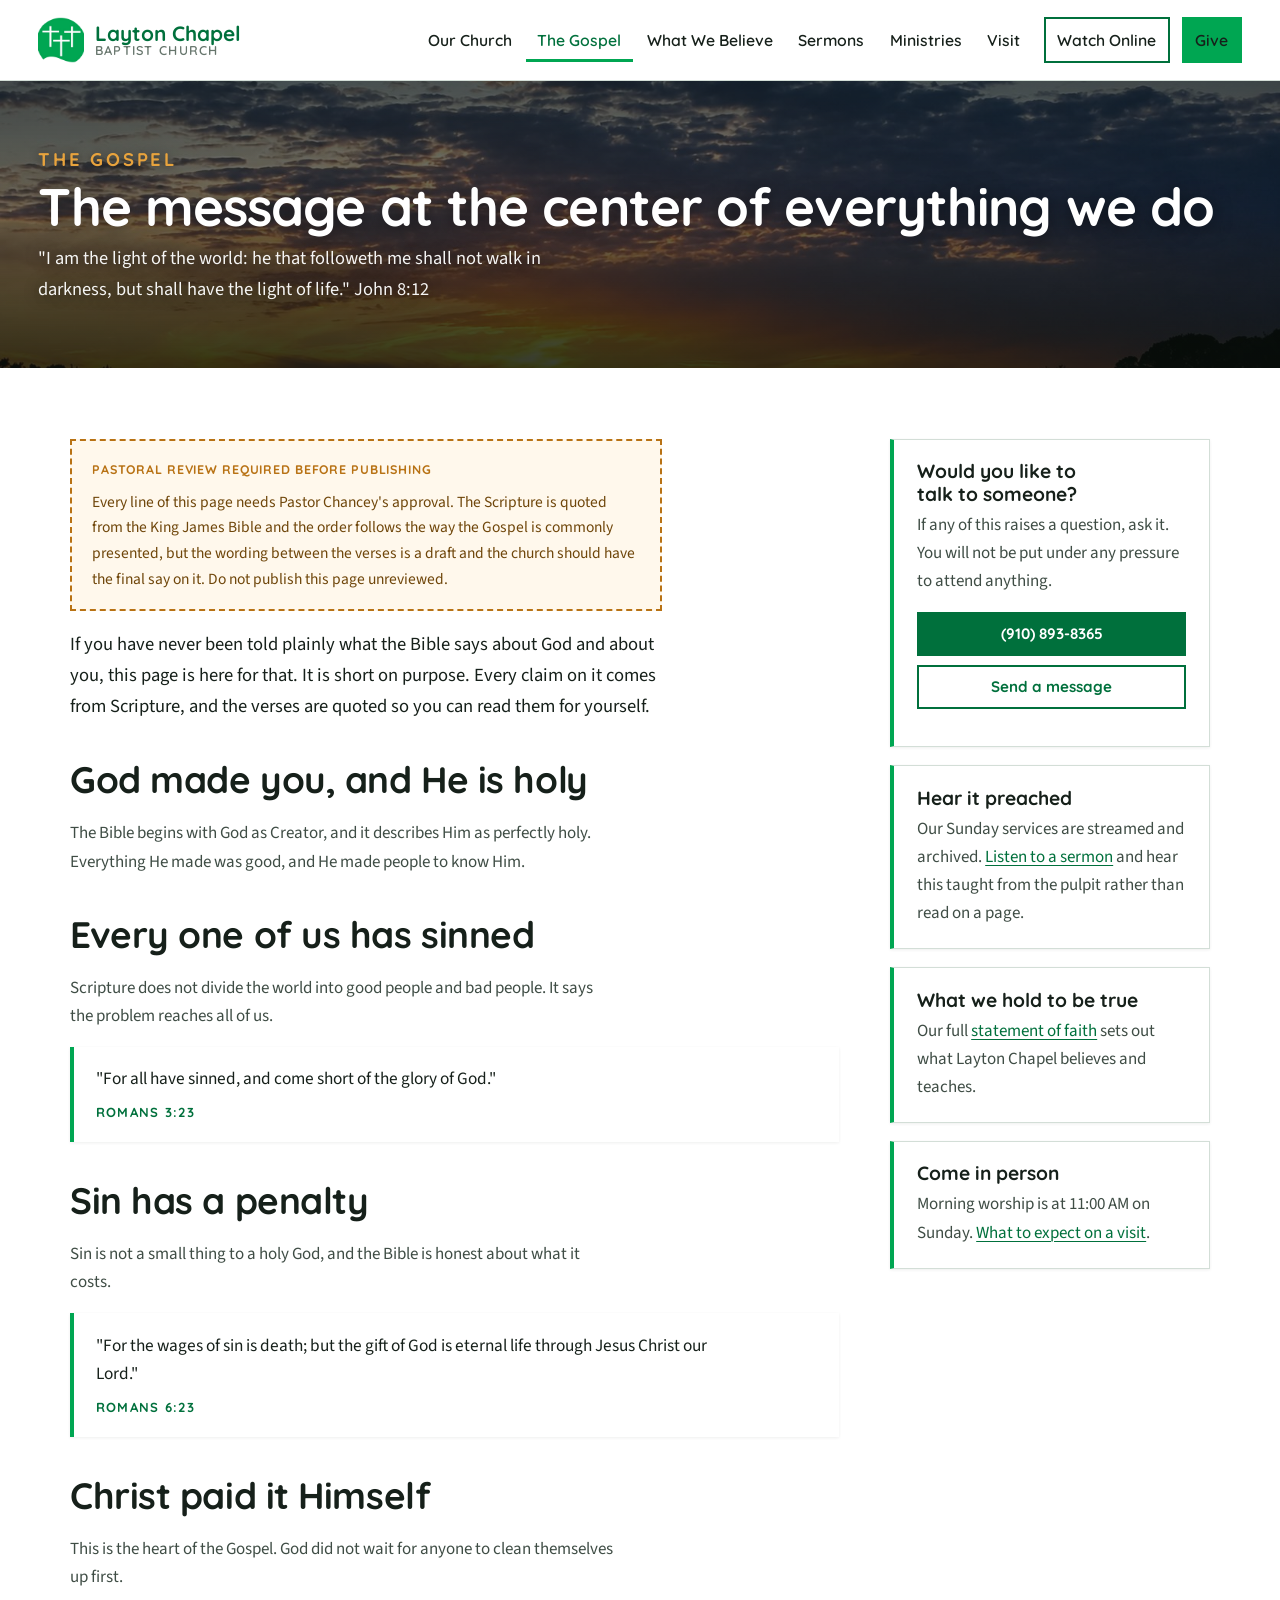
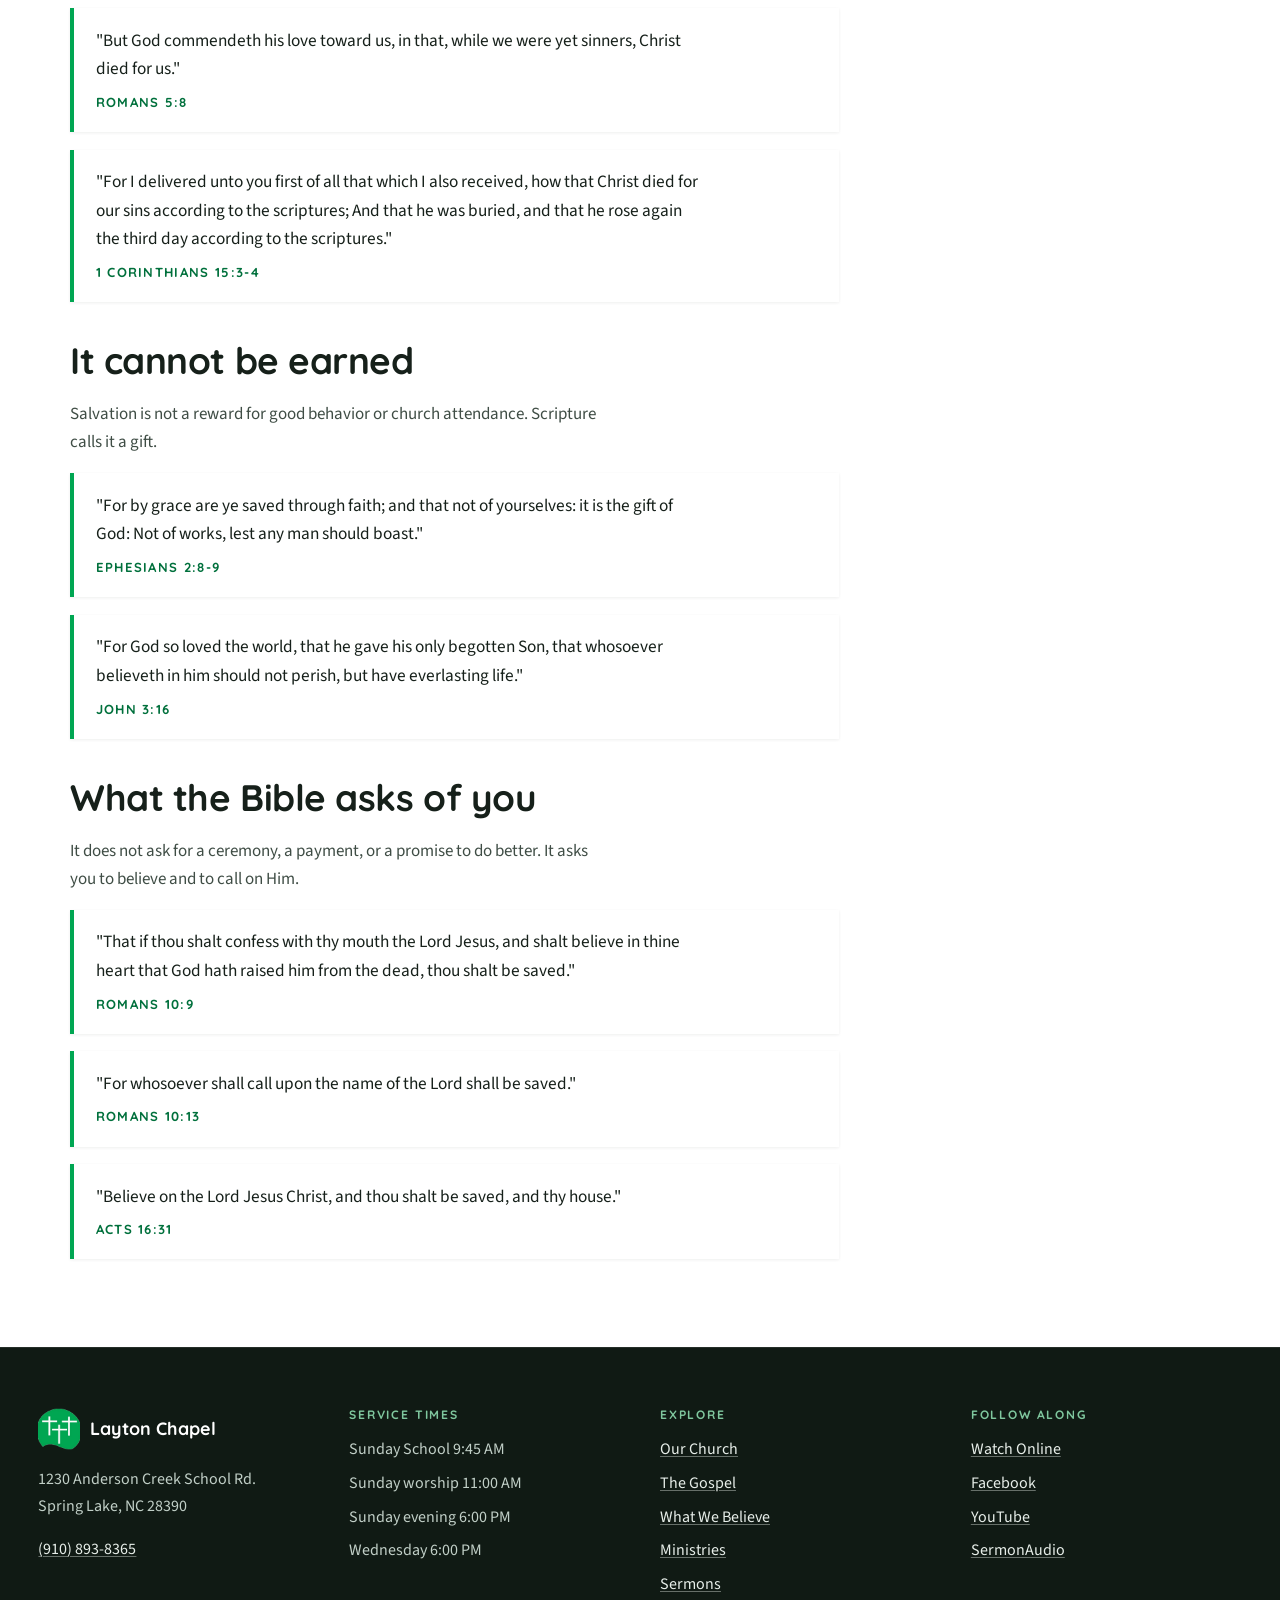
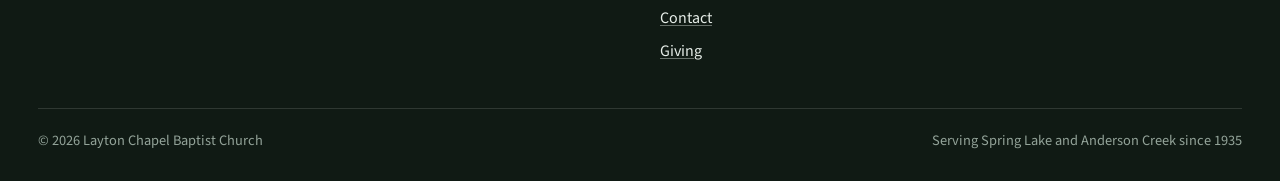
<file: gospel.html>
<!DOCTYPE html>
<html lang="en">
<head>
<meta charset="utf-8">
<meta name="viewport" content="width=device-width, initial-scale=1">
<meta name="color-scheme" content="light">
<meta name="supported-color-schemes" content="light">
<title>The Gospel | Layton Chapel Baptist Church</title>
<meta name="description" content="What the Bible says about God, sin, and the salvation offered through Jesus Christ, in the words of the King James Bible.">
<link rel="canonical" href="https://www.laytonchapel.org/gospel.html">
<meta property="og:type" content="website">
<meta property="og:site_name" content="Layton Chapel Baptist Church">
<meta property="og:title" content="The Gospel | Layton Chapel Baptist Church">
<meta property="og:description" content="What the Bible says about God, sin, and the salvation offered through Jesus Christ.">
<meta property="og:url" content="https://www.laytonchapel.org/gospel.html">
<meta property="og:image" content="https://www.laytonchapel.org/img/og-image.jpg">
<meta name="twitter:card" content="summary_large_image">
<meta name="robots" content="noindex"><!-- REVIEW BUILD ONLY. Delete this line on every page before launch. -->
<link rel="icon" href="favicon.ico?v=2" sizes="any">
<link rel="apple-touch-icon" href="img/apple-touch-icon.png?v=2">
<link rel="preconnect" href="https://fonts.googleapis.com">
<link rel="preconnect" href="https://fonts.gstatic.com" crossorigin>
<link rel="stylesheet" href="https://fonts.googleapis.com/css2?family=Quicksand:wght@500;600;700&family=Source+Sans+3:ital,wght@0,400;0,600;0,700;1,400&display=swap">
<link rel="stylesheet" href="style.css?v=21">
</head>
<body>
<a class="skip-link" href="#main">Skip to content</a>

<header class="site-header">
  <div class="wrap header-inner">
    <a class="brand" href="index.html">
      <img class="brand-mark" src="img/logo-mark.png?v=2" alt="" width="46" height="46">
      <span class="brand-text"><strong>Layton Chapel</strong><span>Baptist Church</span></span>
    </a>
    <button class="nav-toggle" type="button" aria-expanded="false" aria-controls="site-nav" aria-label="Menu">
      <span class="nav-toggle-bars" aria-hidden="true"></span>
    </button>
    <nav class="site-nav" id="site-nav" aria-label="Main">
      <ul>
        <li><a href="our-church.html">Our Church</a></li>
        <li><a href="gospel.html" aria-current="page">The Gospel</a></li>
        <li><a href="beliefs.html">What We Believe</a></li>
        <li><a href="sermons.html">Sermons</a></li>
        <li><a href="ministries.html">Ministries</a></li>
        <li><a href="index.html#visit">Visit</a></li>
        <li class="nav-cta"><a class="btn btn-outline btn-sm watch-online" href="https://www.youtube.com/@laytonchapelbaptistchurch" target="_blank" rel="noopener">Watch Online</a></li>
        <li class="nav-cta"><a class="btn btn-give btn-sm" href="giving.html">Give</a></li>
      </ul>
    </nav>
  </div>
</header>

<main id="main">

  <div class="page-head">
    <div class="wrap">
      <p class="eyebrow">The Gospel</p>
      <h1>The message at the center of everything we do</h1>
      <p>"I am the light of the world: he that followeth me shall not walk in darkness, but shall have the light of life." John 8:12</p>
    </div>
  </div>

  <section class="section">
    <div class="wrap wrap-doc doc">

      <div class="doc-body prose">
        <div class="todo">
          <p><strong>Pastoral review required before publishing</strong></p>
          <p>Every line of this page needs Pastor Chancey's approval. The Scripture is quoted from the King James Bible and the order follows the way the Gospel is commonly presented, but the wording between the verses is a draft and the church should have the final say on it. Do not publish this page unreviewed.</p>
        </div>

        <p class="lead">If you have never been told plainly what the Bible says about God and about you, this page is here for that. It is short on purpose. Every claim on it comes from Scripture, and the verses are quoted so you can read them for yourself.</p>

        <h2>God made you, and He is holy</h2>
        <p>The Bible begins with God as Creator, and it describes Him as perfectly holy. Everything He made was good, and He made people to know Him.</p>

        <h2>Every one of us has sinned</h2>
        <p>Scripture does not divide the world into good people and bad people. It says the problem reaches all of us.</p>
        <div class="verse">
          <p>"For all have sinned, and come short of the glory of God."</p>
          <cite>Romans 3:23</cite>
        </div>

        <h2>Sin has a penalty</h2>
        <p>Sin is not a small thing to a holy God, and the Bible is honest about what it costs.</p>
        <div class="verse">
          <p>"For the wages of sin is death; but the gift of God is eternal life through Jesus Christ our Lord."</p>
          <cite>Romans 6:23</cite>
        </div>

        <h2>Christ paid it Himself</h2>
        <p>This is the heart of the Gospel. God did not wait for anyone to clean themselves up first.</p>
        <div class="verse">
          <p>"But God commendeth his love toward us, in that, while we were yet sinners, Christ died for us."</p>
          <cite>Romans 5:8</cite>
        </div>
        <div class="verse">
          <p>"For I delivered unto you first of all that which I also received, how that Christ died for our sins according to the scriptures; And that he was buried, and that he rose again the third day according to the scriptures."</p>
          <cite>1 Corinthians 15:3-4</cite>
        </div>

        <h2>It cannot be earned</h2>
        <p>Salvation is not a reward for good behavior or church attendance. Scripture calls it a gift.</p>
        <div class="verse">
          <p>"For by grace are ye saved through faith; and that not of yourselves: it is the gift of God: Not of works, lest any man should boast."</p>
          <cite>Ephesians 2:8-9</cite>
        </div>
        <div class="verse">
          <p>"For God so loved the world, that he gave his only begotten Son, that whosoever believeth in him should not perish, but have everlasting life."</p>
          <cite>John 3:16</cite>
        </div>

        <h2>What the Bible asks of you</h2>
        <p>It does not ask for a ceremony, a payment, or a promise to do better. It asks you to believe and to call on Him.</p>
        <div class="verse">
          <p>"That if thou shalt confess with thy mouth the Lord Jesus, and shalt believe in thine heart that God hath raised him from the dead, thou shalt be saved."</p>
          <cite>Romans 10:9</cite>
        </div>
        <div class="verse">
          <p>"For whosoever shall call upon the name of the Lord shall be saved."</p>
          <cite>Romans 10:13</cite>
        </div>
        <div class="verse">
          <p>"Believe on the Lord Jesus Christ, and thou shalt be saved, and thy house."</p>
          <cite>Acts 16:31</cite>
        </div>
      </div>

      <aside class="doc-rail">
        <div class="callout">
          <h3>Would you like to talk to someone?</h3>
          <p>If any of this raises a question, ask it. You will not be put under any pressure to attend anything.</p>
          <div class="btn-row">
            <a class="btn btn-primary btn-sm" href="tel:+19108938365">(910) 893-8365</a>
            <a class="btn btn-outline btn-sm" href="contact.html">Send a message</a>
          </div>
        </div>
        <div class="callout">
          <h3>Hear it preached</h3>
          <p>Our Sunday services are streamed and archived. <a href="sermons.html">Listen to a sermon</a> and hear this taught from the pulpit rather than read on a page.</p>
        </div>
        <div class="callout">
          <h3>What we hold to be true</h3>
          <p>Our full <a href="beliefs.html">statement of faith</a> sets out what Layton Chapel believes and teaches.</p>
        </div>
        <div class="callout">
          <h3>Come in person</h3>
          <p>Morning worship is at 11:00 AM on Sunday. <a href="index.html#visit">What to expect on a visit</a>.</p>
        </div>
      </aside>

    </div>
  </section>

</main>

<footer class="site-footer">
  <div class="wrap">
    <div class="footer-grid">
      <div>
        <div class="footer-brand">
          <img src="img/logo-mark.png?v=2" alt="" width="42" height="42">
          <span>Layton Chapel</span>
        </div>
        <p>1230 Anderson Creek School Rd.<br>Spring Lake, NC 28390</p>
        <p><a href="tel:+19108938365">(910) 893-8365</a></p>
      </div>
      <div class="footer-col">
        <h3>Service times</h3>
        <ul>
          <li>Sunday School 9:45 AM</li>
          <li>Sunday worship 11:00 AM</li>
          <li>Sunday evening 6:00 PM</li>
          <li>Wednesday 6:00 PM</li>
        </ul>
      </div>
      <div class="footer-col">
        <h3>Explore</h3>
        <ul>
          <li><a href="our-church.html">Our Church</a></li>
          <li><a href="gospel.html">The Gospel</a></li>
          <li><a href="beliefs.html">What We Believe</a></li>
          <li><a href="ministries.html">Ministries</a></li>
          <li><a href="sermons.html">Sermons</a></li>
          <li><a href="contact.html">Contact</a></li>
          <li><a href="giving.html">Giving</a></li>
        </ul>
      </div>
      <div class="footer-col">
        <h3>Follow along</h3>
        <ul>
          <li><a class="watch-online" href="https://www.youtube.com/@laytonchapelbaptistchurch" target="_blank" rel="noopener">Watch Online</a></li>
          <li><a href="https://www.facebook.com/LaytonChapelBaptistChurch/" target="_blank" rel="noopener">Facebook</a></li>
          <li><a href="https://www.youtube.com/@laytonchapelbaptistchurch" target="_blank" rel="noopener">YouTube</a></li>
          <li><a href="https://www.sermonaudio.com/broadcasters/lcbc1935" target="_blank" rel="noopener">SermonAudio</a></li>
        </ul>
      </div>
    </div>
    <div class="footer-bottom">
      <p>&copy; <span data-year>2026</span> Layton Chapel Baptist Church</p>
      <p>Serving Spring Lake and Anderson Creek since 1935</p>
    </div>
  </div>
</footer>

<script src="main.js?v=8"></script>
</body>
</html>
</file>
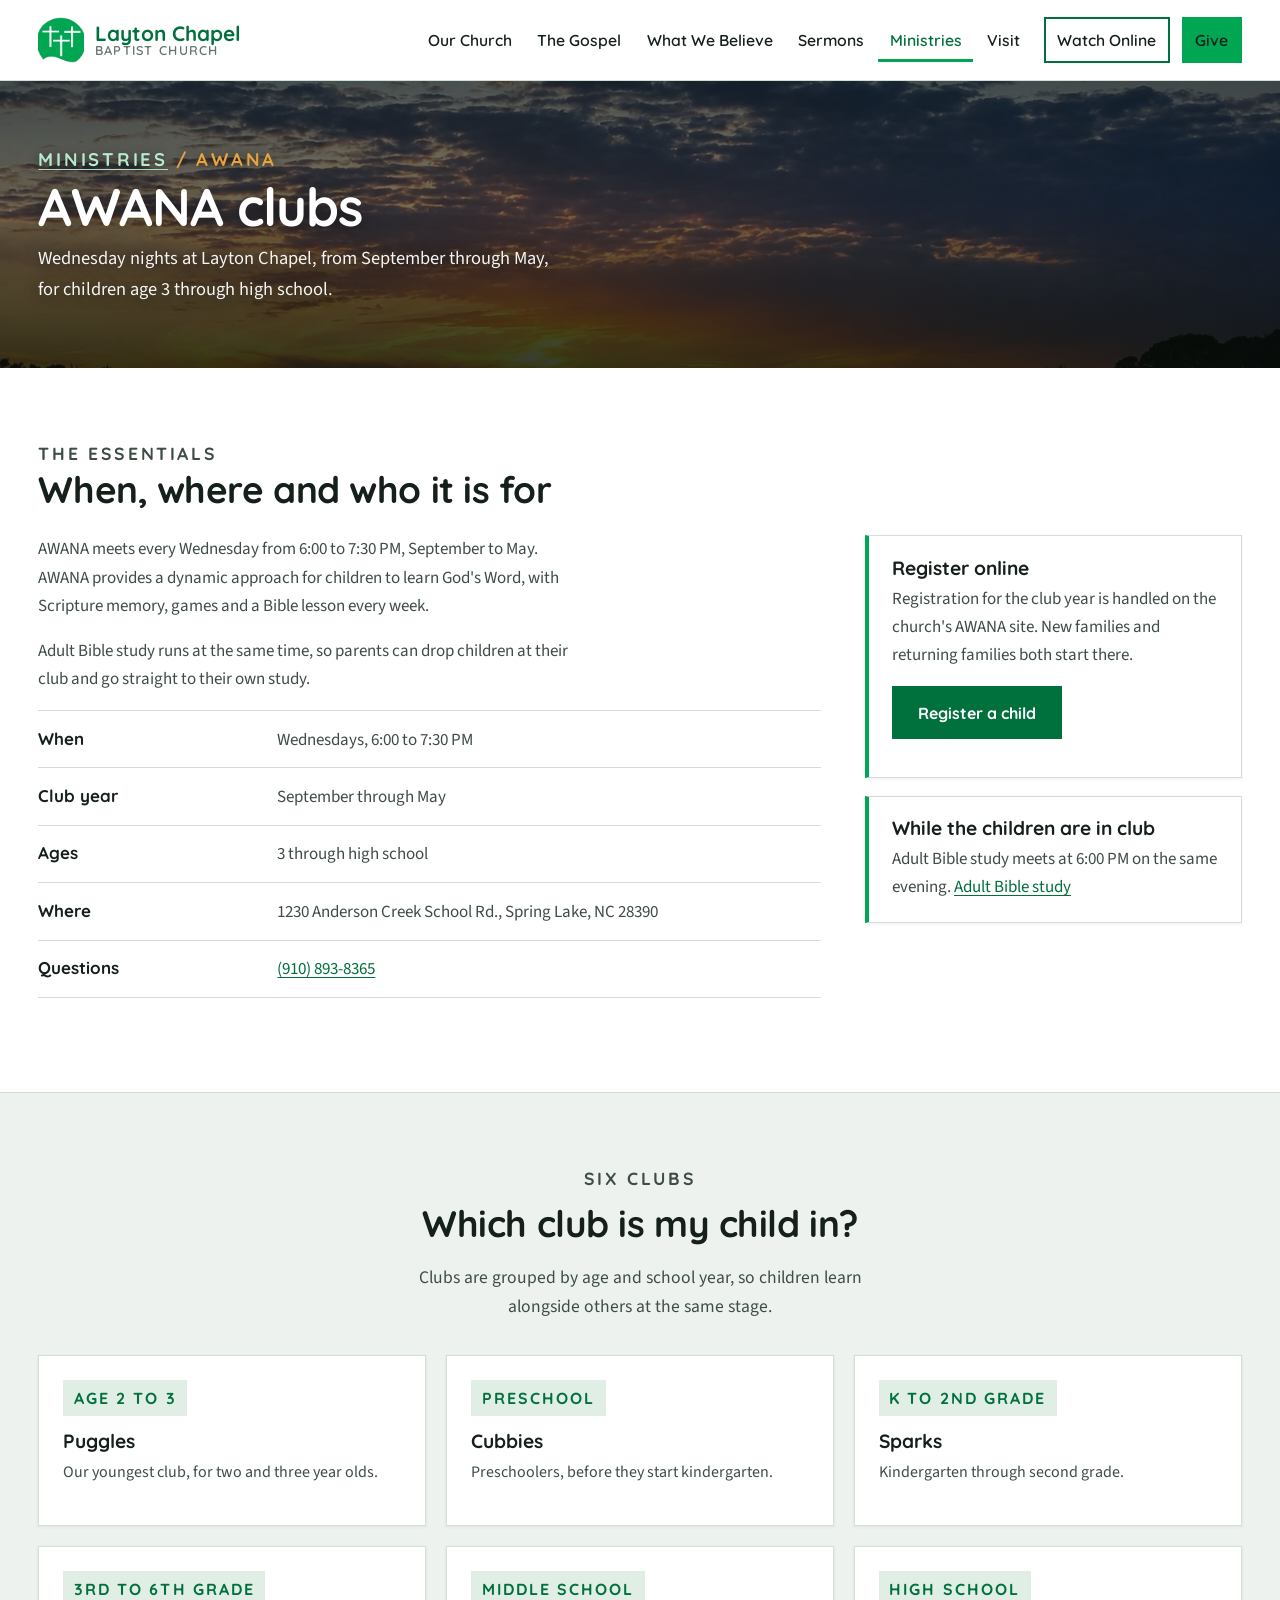
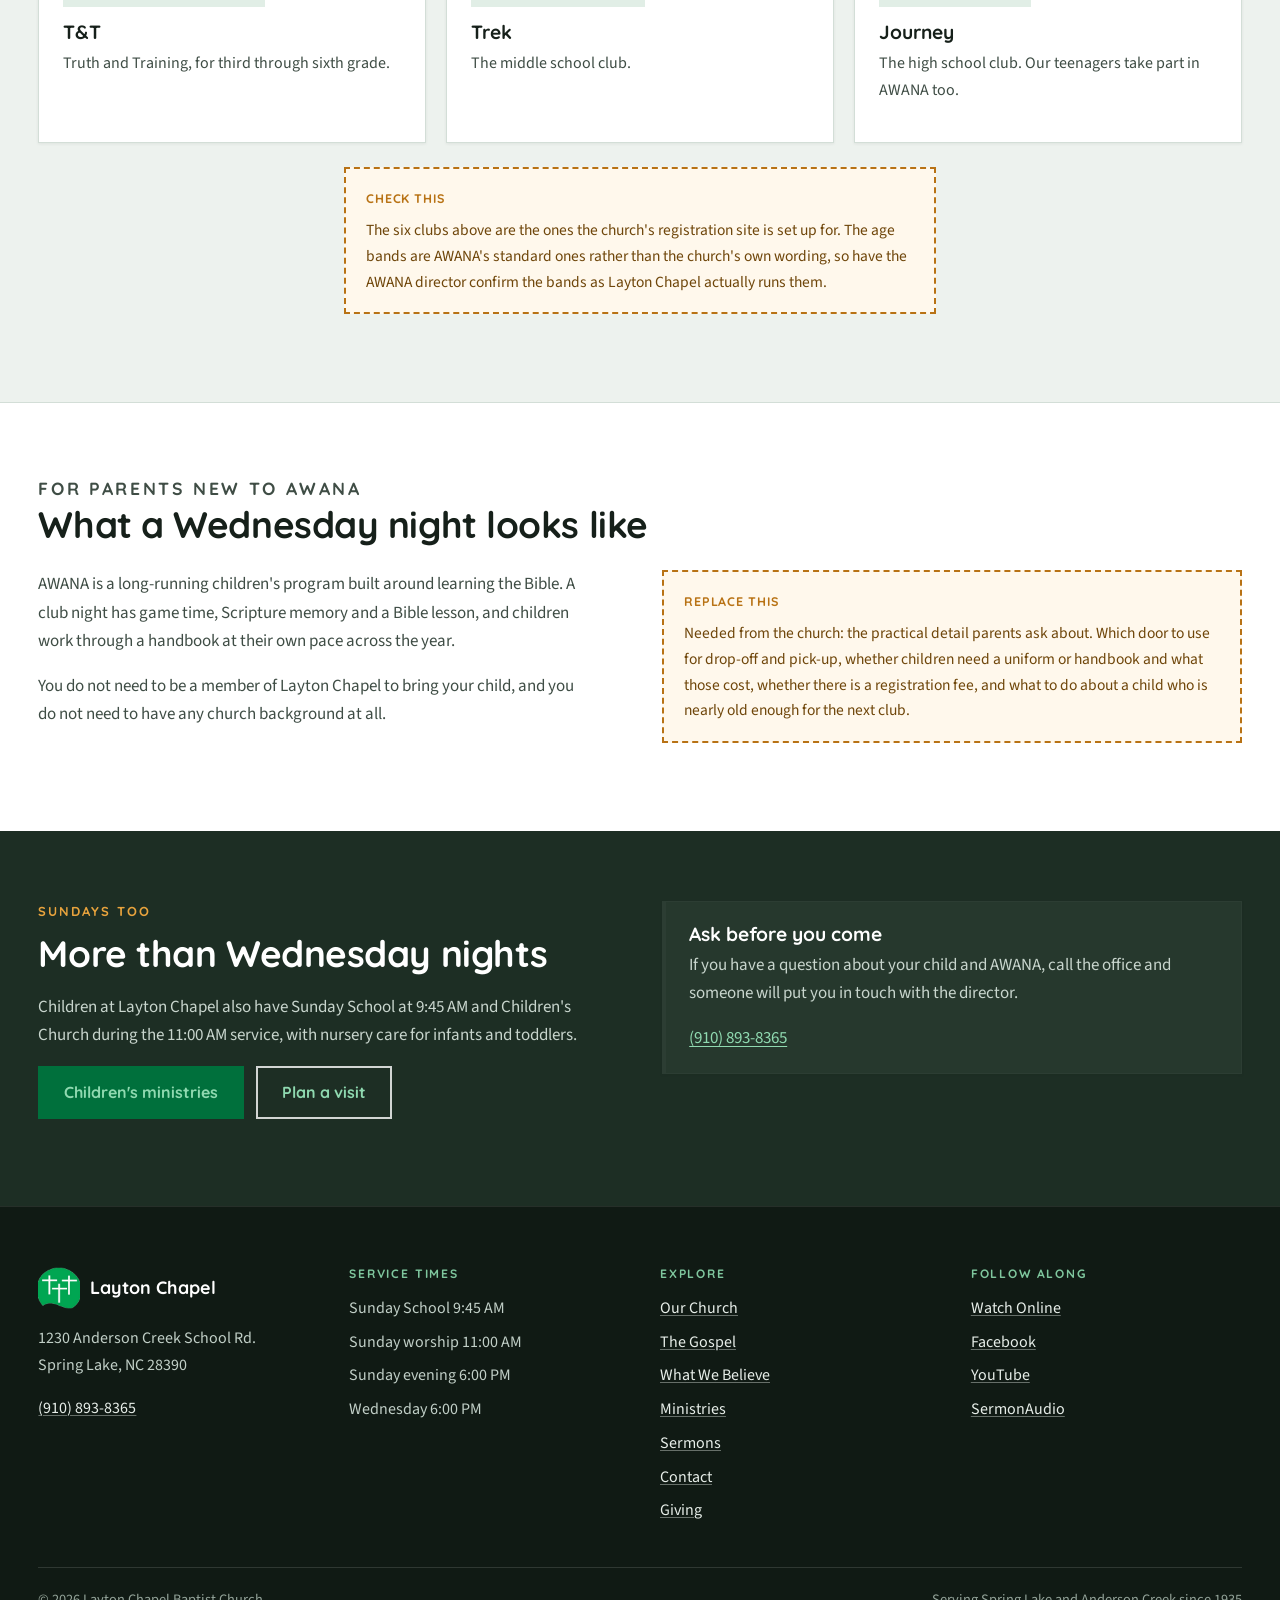
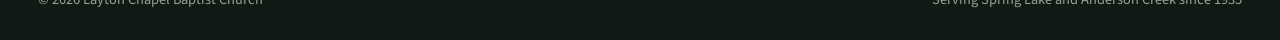
<file: ministries-awana.html>
<!DOCTYPE html>
<html lang="en">
<head>
<meta charset="utf-8">
<meta name="viewport" content="width=device-width, initial-scale=1">
<meta name="color-scheme" content="light">
<meta name="supported-color-schemes" content="light">
<title>AWANA | Layton Chapel Baptist Church</title>
<meta name="description" content="AWANA clubs at Layton Chapel Baptist Church in Spring Lake, NC. Wednesdays 6:00 to 7:30 PM, September through May, ages 3 through high school.">
<link rel="canonical" href="https://www.laytonchapel.org/ministries-awana.html">
<meta property="og:type" content="website">
<meta property="og:site_name" content="Layton Chapel Baptist Church">
<meta property="og:title" content="AWANA | Layton Chapel Baptist Church">
<meta property="og:description" content="AWANA clubs at Layton Chapel Baptist Church in Spring Lake, NC. Wednesdays 6:00 to 7:30 PM, September through May, ages 3 through high school.">
<meta property="og:url" content="https://www.laytonchapel.org/ministries-awana.html">
<meta property="og:image" content="https://www.laytonchapel.org/img/og-image.jpg">
<meta name="twitter:card" content="summary_large_image">
<meta name="robots" content="noindex"><!-- REVIEW BUILD ONLY. Delete this line on every page before launch. -->
<link rel="icon" href="favicon.ico?v=2" sizes="any">
<link rel="apple-touch-icon" href="img/apple-touch-icon.png?v=2">
<link rel="preconnect" href="https://fonts.googleapis.com">
<link rel="preconnect" href="https://fonts.gstatic.com" crossorigin>
<link rel="stylesheet" href="https://fonts.googleapis.com/css2?family=Quicksand:wght@500;600;700&family=Source+Sans+3:ital,wght@0,400;0,600;0,700;1,400&display=swap">
<link rel="stylesheet" href="style.css?v=21">
</head>
<body>
<a class="skip-link" href="#main">Skip to content</a>

<header class="site-header">
  <div class="wrap header-inner">
    <a class="brand" href="index.html">
      <img class="brand-mark" src="img/logo-mark.png?v=2" alt="" width="46" height="46">
      <span class="brand-text"><strong>Layton Chapel</strong><span>Baptist Church</span></span>
    </a>
    <button class="nav-toggle" type="button" aria-expanded="false" aria-controls="site-nav" aria-label="Menu">
      <span class="nav-toggle-bars" aria-hidden="true"></span>
    </button>
    <nav class="site-nav" id="site-nav" aria-label="Main">
      <ul>
        <li><a href="our-church.html">Our Church</a></li>
        <li><a href="gospel.html">The Gospel</a></li>
        <li><a href="beliefs.html">What We Believe</a></li>
        <li><a href="sermons.html">Sermons</a></li>
        <li><a href="ministries.html" aria-current="page">Ministries</a></li>
        <li><a href="index.html#visit">Visit</a></li>
        <li class="nav-cta"><a class="btn btn-outline btn-sm watch-online" href="https://www.youtube.com/@laytonchapelbaptistchurch" target="_blank" rel="noopener">Watch Online</a></li>
        <li class="nav-cta"><a class="btn btn-give btn-sm" href="giving.html">Give</a></li>
      </ul>
    </nav>
  </div>
</header>

<main id="main">

  <div class="page-head">
    <div class="wrap">
      <p class="eyebrow"><a href="ministries.html">Ministries</a> / AWANA</p>
      <h1>AWANA clubs</h1>
      <p>Wednesday nights at Layton Chapel, from September through May, for children age 3 through high school.</p>
    </div>
  </div>

  <section class="section">
    <div class="wrap split split-wide">
      <div class="split-head">
        <p class="eyebrow">The essentials</p>
        <h2>When, where and who it is for</h2>
      </div>
      <div>
        <p class="lead">AWANA meets every Wednesday from 6:00 to 7:30 PM, September to May. AWANA provides a dynamic approach for children to learn God's Word, with Scripture memory, games and a Bible lesson every week.</p>
        <p>Adult Bible study runs at the same time, so parents can drop children at their club and go straight to their own study.</p>
        <dl class="ledger">
          <div class="ledger-row"><dt>When</dt><dd><p>Wednesdays, 6:00 to 7:30 PM</p></dd></div>
          <div class="ledger-row"><dt>Club year</dt><dd><p>September through May</p></dd></div>
          <div class="ledger-row"><dt>Ages</dt><dd><p>3 through high school</p></dd></div>
          <div class="ledger-row"><dt>Where</dt><dd><p>1230 Anderson Creek School Rd., Spring Lake, NC 28390</p></dd></div>
          <div class="ledger-row"><dt>Questions</dt><dd><p><a href="tel:+19108938365">(910) 893-8365</a></p></dd></div>
        </dl>
      </div>
      <div>
        <div class="callout">
          <h3>Register online</h3>
          <p>Registration for the club year is handled on the church's AWANA site. New families and returning families both start there.</p>
          <div class="btn-row">
            <a class="btn btn-primary" href="https://laytonchapel.twotimtwo.com/" target="_blank" rel="noopener">Register a child</a>
          </div>
        </div>
        <div class="callout">
          <h3>While the children are in club</h3>
          <p>Adult Bible study meets at 6:00 PM on the same evening. <a href="ministries.html#adults">Adult Bible study</a></p>
        </div>
      </div>
    </div>
  </section>

  <section class="section section-offset" id="clubs">
    <div class="wrap">
      <div class="section-head section-head-center">
        <p class="eyebrow">Six clubs</p>
        <h2>Which club is my child in?</h2>
        <p>Clubs are grouped by age and school year, so children learn alongside others at the same stage.</p>
      </div>
      <div class="cards cards-3">
        <article class="card">
          <p class="card-when">Age 2 to 3</p>
          <h3>Puggles</h3>
          <p>Our youngest club, for two and three year olds.</p>
        </article>
        <article class="card">
          <p class="card-when">Preschool</p>
          <h3>Cubbies</h3>
          <p>Preschoolers, before they start kindergarten.</p>
        </article>
        <article class="card">
          <p class="card-when">K to 2nd grade</p>
          <h3>Sparks</h3>
          <p>Kindergarten through second grade.</p>
        </article>
        <article class="card">
          <p class="card-when">3rd to 6th grade</p>
          <h3>T&amp;T</h3>
          <p>Truth and Training, for third through sixth grade.</p>
        </article>
        <article class="card">
          <p class="card-when">Middle school</p>
          <h3>Trek</h3>
          <p>The middle school club.</p>
        </article>
        <article class="card">
          <p class="card-when">High school</p>
          <h3>Journey</h3>
          <p>The high school club. Our teenagers take part in AWANA too.</p>
        </article>
      </div>
      <div class="todo mt-2" style="margin-inline:auto">
        <p><strong>Check this</strong></p>
        <p>The six clubs above are the ones the church's registration site is set up for. The age bands are AWANA's standard ones rather than the church's own wording, so have the AWANA director confirm the bands as Layton Chapel actually runs them.</p>
      </div>
    </div>
  </section>

  <section class="section" id="new-parents">
    <div class="wrap split split-even">
      <div class="split-head">
        <p class="eyebrow">For parents new to AWANA</p>
        <h2>What a Wednesday night looks like</h2>
      </div>
      <div class="prose">
        <p>AWANA is a long-running children's program built around learning the Bible. A club night has game time, Scripture memory and a Bible lesson, and children work through a handbook at their own pace across the year.</p>
        <p>You do not need to be a member of Layton Chapel to bring your child, and you do not need to have any church background at all.</p>
      </div>
      <div>
        <div class="todo">
          <p><strong>Replace this</strong></p>
          <p>Needed from the church: the practical detail parents ask about. Which door to use for drop-off and pick-up, whether children need a uniform or handbook and what those cost, whether there is a registration fee, and what to do about a child who is nearly old enough for the next club.</p>
        </div>
      </div>
    </div>
  </section>

  <section class="section section-deep">
    <div class="wrap split split-even">
      <div>
        <p class="eyebrow">Sundays too</p>
        <h2>More than Wednesday nights</h2>
        <p>Children at Layton Chapel also have Sunday School at 9:45 AM and Children's Church during the 11:00 AM service, with nursery care for infants and toddlers.</p>
        <div class="btn-row">
          <a class="btn btn-primary" href="ministries.html#children">Children's ministries</a>
          <a class="btn btn-ghost" href="index.html#visit">Plan a visit</a>
        </div>
      </div>
      <div>
        <div class="callout">
          <h3>Ask before you come</h3>
          <p>If you have a question about your child and AWANA, call the office and someone will put you in touch with the director.</p>
          <p><a href="tel:+19108938365">(910) 893-8365</a></p>
        </div>
      </div>
    </div>
  </section>

</main>

<footer class="site-footer">
  <div class="wrap">
    <div class="footer-grid">
      <div>
        <div class="footer-brand">
          <img src="img/logo-mark.png?v=2" alt="" width="42" height="42">
          <span>Layton Chapel</span>
        </div>
        <p>1230 Anderson Creek School Rd.<br>Spring Lake, NC 28390</p>
        <p><a href="tel:+19108938365">(910) 893-8365</a></p>
      </div>
      <div class="footer-col">
        <h3>Service times</h3>
        <ul>
          <li>Sunday School 9:45 AM</li>
          <li>Sunday worship 11:00 AM</li>
          <li>Sunday evening 6:00 PM</li>
          <li>Wednesday 6:00 PM</li>
        </ul>
      </div>
      <div class="footer-col">
        <h3>Explore</h3>
        <ul>
          <li><a href="our-church.html">Our Church</a></li>
          <li><a href="gospel.html">The Gospel</a></li>
          <li><a href="beliefs.html">What We Believe</a></li>
          <li><a href="ministries.html">Ministries</a></li>
          <li><a href="sermons.html">Sermons</a></li>
          <li><a href="contact.html">Contact</a></li>
          <li><a href="giving.html">Giving</a></li>
        </ul>
      </div>
      <div class="footer-col">
        <h3>Follow along</h3>
        <ul>
          <li><a class="watch-online" href="https://www.youtube.com/@laytonchapelbaptistchurch" target="_blank" rel="noopener">Watch Online</a></li>
          <li><a href="https://www.facebook.com/LaytonChapelBaptistChurch/" target="_blank" rel="noopener">Facebook</a></li>
          <li><a href="https://www.youtube.com/@laytonchapelbaptistchurch" target="_blank" rel="noopener">YouTube</a></li>
          <li><a href="https://www.sermonaudio.com/broadcasters/lcbc1935" target="_blank" rel="noopener">SermonAudio</a></li>
        </ul>
      </div>
    </div>
    <div class="footer-bottom">
      <p>&copy; <span data-year>2026</span> Layton Chapel Baptist Church</p>
      <p>Serving Spring Lake and Anderson Creek since 1935</p>
    </div>
  </div>
</footer>

<script src="main.js?v=8"></script>
</body>
</html>
</file>
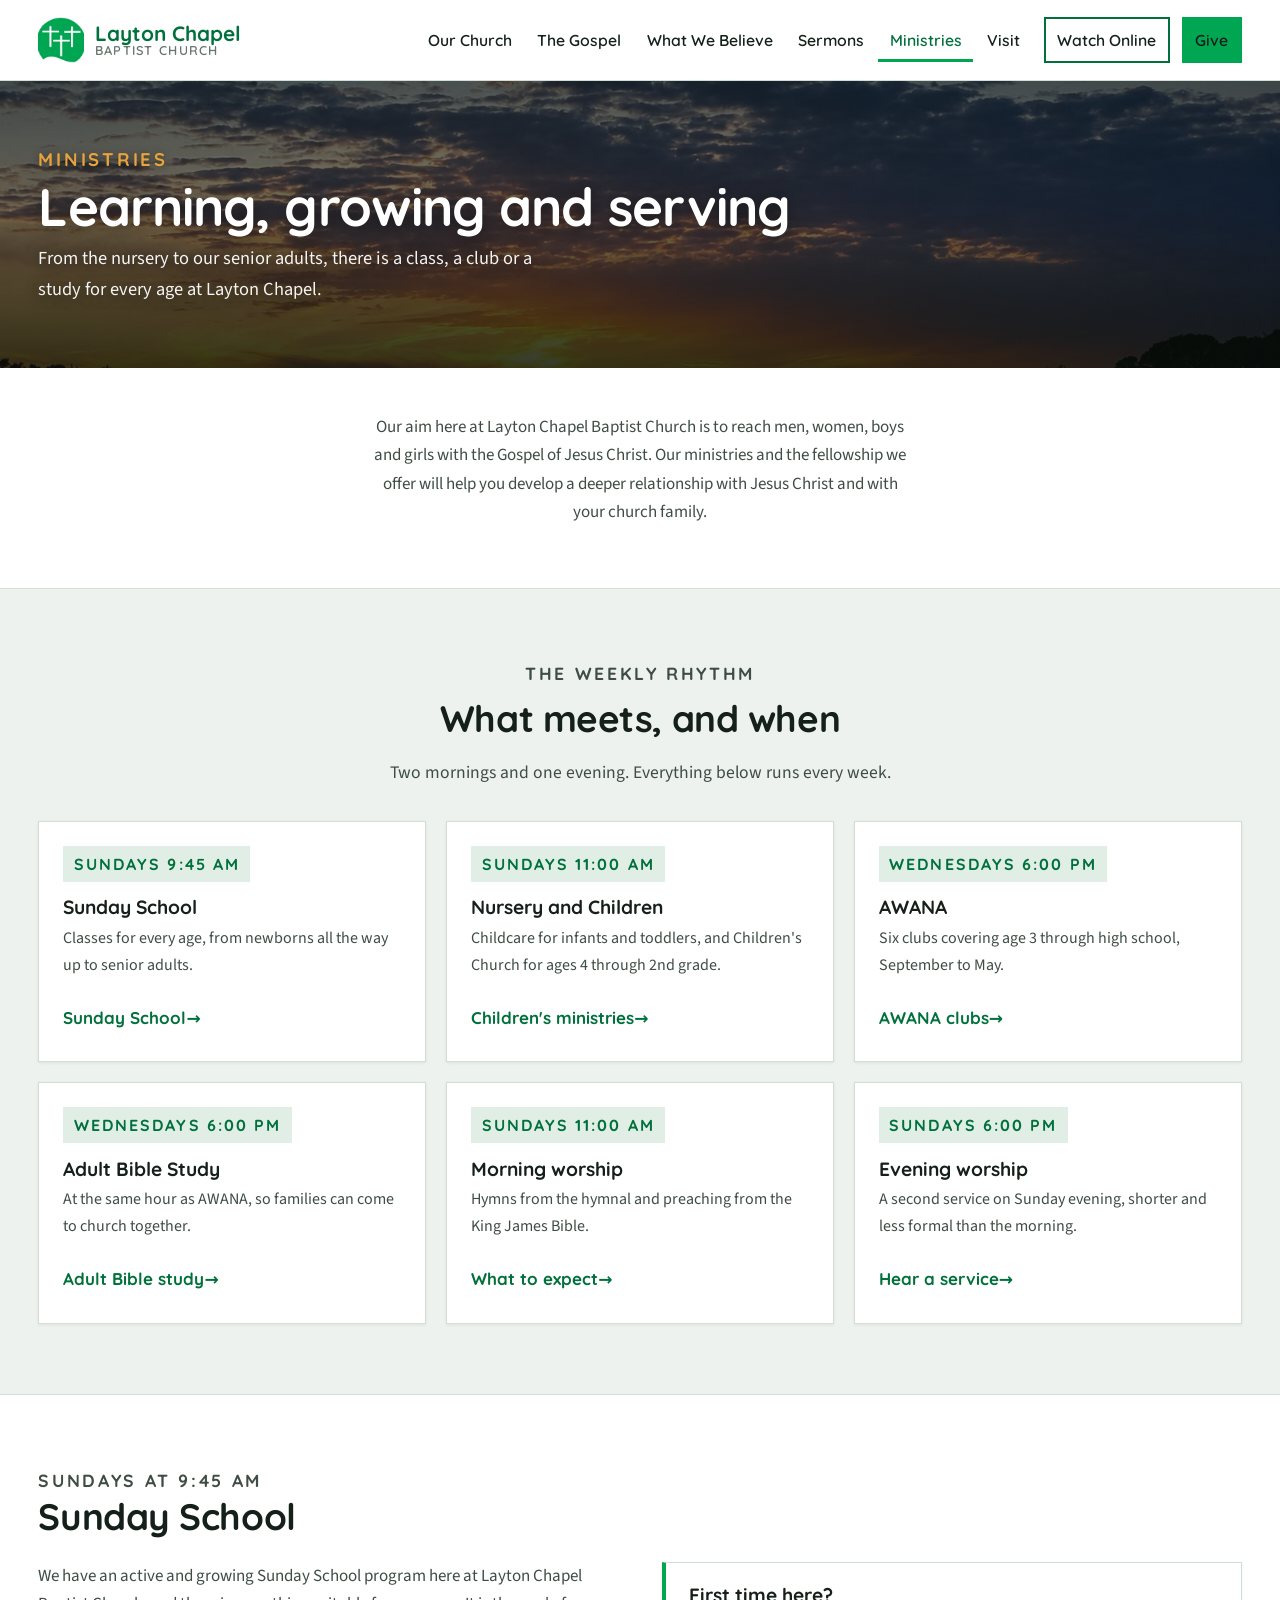
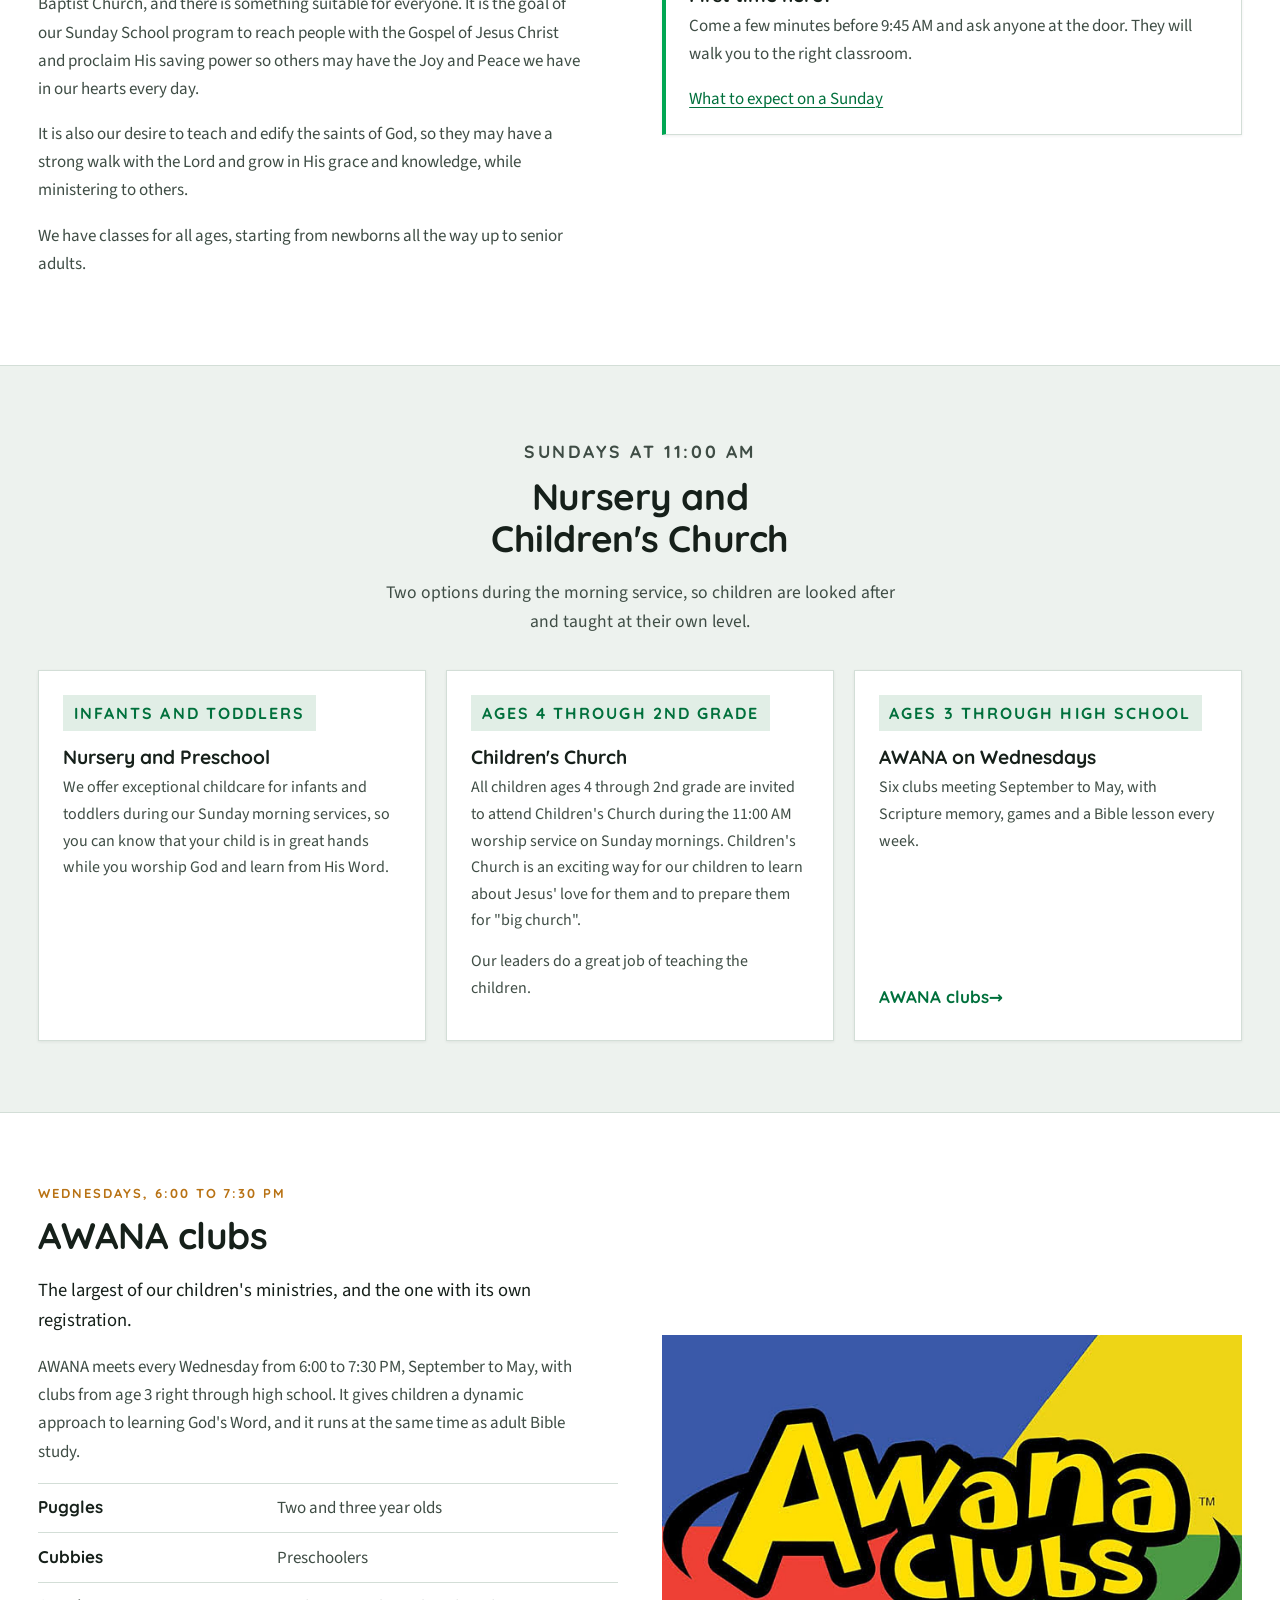
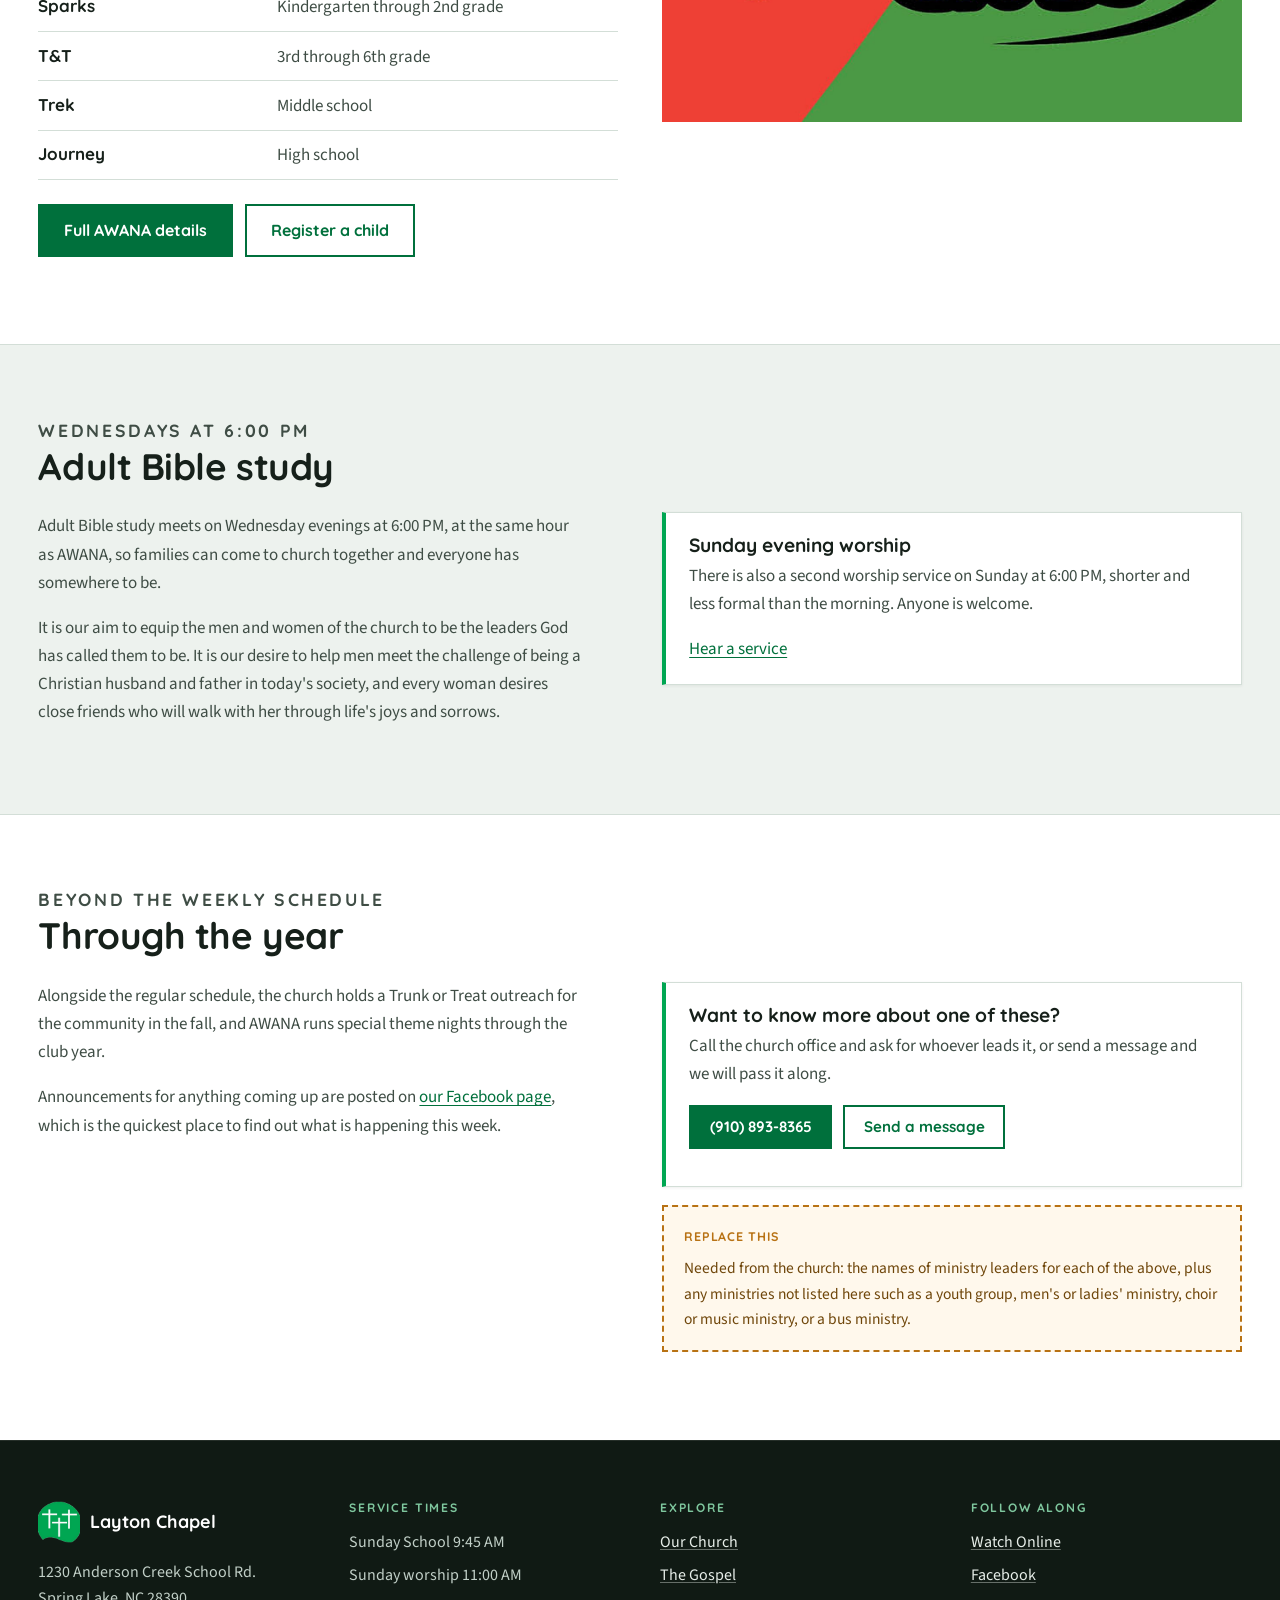
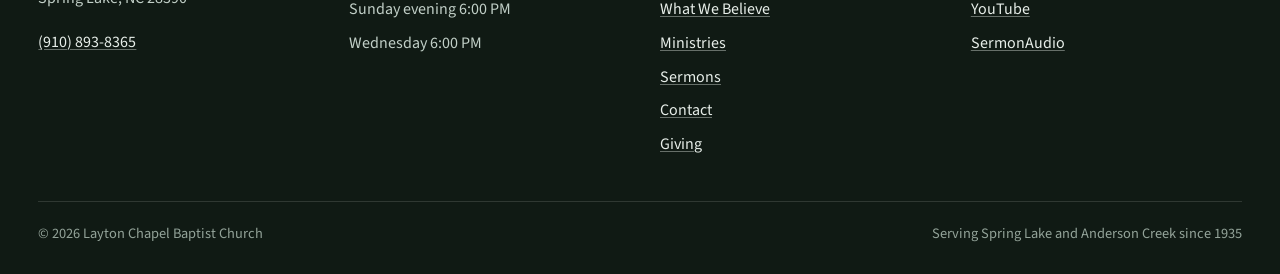
<file: ministries.html>
<!DOCTYPE html>
<html lang="en">
<head>
<meta charset="utf-8">
<meta name="viewport" content="width=device-width, initial-scale=1">
<meta name="color-scheme" content="light">
<meta name="supported-color-schemes" content="light">
<title>Ministries | Layton Chapel Baptist Church</title>
<meta name="description" content="Sunday School for all ages, nursery care, Children&#39;s Church, AWANA clubs and adult Bible study at Layton Chapel Baptist Church in Spring Lake, NC.">
<link rel="canonical" href="https://www.laytonchapel.org/ministries.html">
<meta property="og:type" content="website">
<meta property="og:site_name" content="Layton Chapel Baptist Church">
<meta property="og:title" content="Ministries | Layton Chapel Baptist Church">
<meta property="og:description" content="Sunday School, nursery, Children&#39;s Church, AWANA and adult Bible study.">
<meta property="og:url" content="https://www.laytonchapel.org/ministries.html">
<meta property="og:image" content="https://www.laytonchapel.org/img/og-image.jpg">
<meta name="twitter:card" content="summary_large_image">
<meta name="robots" content="noindex"><!-- REVIEW BUILD ONLY. Delete this line on every page before launch. -->
<link rel="icon" href="favicon.ico?v=2" sizes="any">
<link rel="apple-touch-icon" href="img/apple-touch-icon.png?v=2">
<link rel="preconnect" href="https://fonts.googleapis.com">
<link rel="preconnect" href="https://fonts.gstatic.com" crossorigin>
<link rel="stylesheet" href="https://fonts.googleapis.com/css2?family=Quicksand:wght@500;600;700&family=Source+Sans+3:ital,wght@0,400;0,600;0,700;1,400&display=swap">
<link rel="stylesheet" href="style.css?v=21">
</head>
<body>
<a class="skip-link" href="#main">Skip to content</a>

<header class="site-header">
  <div class="wrap header-inner">
    <a class="brand" href="index.html">
      <img class="brand-mark" src="img/logo-mark.png?v=2" alt="" width="46" height="46">
      <span class="brand-text"><strong>Layton Chapel</strong><span>Baptist Church</span></span>
    </a>
    <button class="nav-toggle" type="button" aria-expanded="false" aria-controls="site-nav" aria-label="Menu">
      <span class="nav-toggle-bars" aria-hidden="true"></span>
    </button>
    <nav class="site-nav" id="site-nav" aria-label="Main">
      <ul>
        <li><a href="our-church.html">Our Church</a></li>
        <li><a href="gospel.html">The Gospel</a></li>
        <li><a href="beliefs.html">What We Believe</a></li>
        <li><a href="sermons.html">Sermons</a></li>
        <li><a href="ministries.html" aria-current="page">Ministries</a></li>
        <li><a href="index.html#visit">Visit</a></li>
        <li class="nav-cta"><a class="btn btn-outline btn-sm watch-online" href="https://www.youtube.com/@laytonchapelbaptistchurch" target="_blank" rel="noopener">Watch Online</a></li>
        <li class="nav-cta"><a class="btn btn-give btn-sm" href="giving.html">Give</a></li>
      </ul>
    </nav>
  </div>
</header>

<main id="main">

  <div class="page-head">
    <div class="wrap">
      <p class="eyebrow">Ministries</p>
      <h1>Learning, growing and serving</h1>
      <p>From the nursery to our senior adults, there is a class, a club or a study for every age at Layton Chapel.</p>
    </div>
  </div>

  <section class="section-tight">
    <div class="wrap wrap-doc">
      <p class="measure lead center">Our aim here at Layton Chapel Baptist Church is to reach men, women, boys and girls with the Gospel of Jesus Christ. Our ministries and the fellowship we offer will help you develop a deeper relationship with Jesus Christ and with your church family.</p>
    </div>
  </section>

  <!-- Overview. One card per ministry, each linking down to its own section. -->
  <section class="section section-offset" id="weekly">
    <div class="wrap">
      <div class="section-head section-head-center">
        <p class="eyebrow">The weekly rhythm</p>
        <h2>What meets, and when</h2>
        <p>Two mornings and one evening. Everything below runs every week.</p>
      </div>
      <div class="cards cards-3">
        <article class="card">
          <p class="card-when">Sundays 9:45 AM</p>
          <h3>Sunday School</h3>
          <p>Classes for every age, from newborns all the way up to senior adults.</p>
          <a class="card-link" href="#sunday-school">Sunday School</a>
        </article>
        <article class="card">
          <p class="card-when">Sundays 11:00 AM</p>
          <h3>Nursery and Children</h3>
          <p>Childcare for infants and toddlers, and Children's Church for ages 4 through 2nd grade.</p>
          <a class="card-link" href="#children">Children's ministries</a>
        </article>
        <article class="card">
          <p class="card-when">Wednesdays 6:00 PM</p>
          <h3>AWANA</h3>
          <p>Six clubs covering age 3 through high school, September to May.</p>
          <a class="card-link" href="#awana">AWANA clubs</a>
        </article>
        <article class="card">
          <p class="card-when">Wednesdays 6:00 PM</p>
          <h3>Adult Bible Study</h3>
          <p>At the same hour as AWANA, so families can come to church together.</p>
          <a class="card-link" href="#adults">Adult Bible study</a>
        </article>
        <article class="card">
          <p class="card-when">Sundays 11:00 AM</p>
          <h3>Morning worship</h3>
          <p>Hymns from the hymnal and preaching from the King James Bible.</p>
          <a class="card-link" href="index.html#visit">What to expect</a>
        </article>
        <article class="card">
          <p class="card-when">Sundays 6:00 PM</p>
          <h3>Evening worship</h3>
          <p>A second service on Sunday evening, shorter and less formal than the morning.</p>
          <a class="card-link" href="sermons.html">Hear a service</a>
        </article>
      </div>
    </div>
  </section>

  <section class="section" id="sunday-school">
    <div class="wrap split split-even">
      <div class="split-head">
        <p class="eyebrow">Sundays at 9:45 AM</p>
        <h2>Sunday School</h2>
      </div>
      <div class="prose">
        <p>We have an active and growing Sunday School program here at Layton Chapel Baptist Church, and there is something suitable for everyone. It is the goal of our Sunday School program to reach people with the Gospel of Jesus Christ and proclaim His saving power so others may have the Joy and Peace we have in our hearts every day.</p>
        <p>It is also our desire to teach and edify the saints of God, so they may have a strong walk with the Lord and grow in His grace and knowledge, while ministering to others.</p>
        <p>We have classes for all ages, starting from newborns all the way up to senior adults.</p>
      </div>
      <div>
        <div class="callout">
          <h3>First time here?</h3>
          <p>Come a few minutes before 9:45 AM and ask anyone at the door. They will walk you to the right classroom.</p>
          <p><a href="index.html#visit">What to expect on a Sunday</a></p>
        </div>
      </div>
    </div>
  </section>

  <section class="section section-offset" id="children">
    <div class="wrap">
      <div class="section-head section-head-center">
        <p class="eyebrow">Sundays at 11:00 AM</p>
        <h2>Nursery and Children's Church</h2>
        <p>Two options during the morning service, so children are looked after and taught at their own level.</p>
      </div>
      <div class="cards">
        <article class="card">
          <p class="card-when">Infants and toddlers</p>
          <h3>Nursery and Preschool</h3>
          <p>We offer exceptional childcare for infants and toddlers during our Sunday morning services, so you can know that your child is in great hands while you worship God and learn from His Word.</p>
        </article>
        <article class="card">
          <p class="card-when">Ages 4 through 2nd grade</p>
          <h3>Children's Church</h3>
          <p>All children ages 4 through 2nd grade are invited to attend Children's Church during the 11:00 AM worship service on Sunday mornings. Children's Church is an exciting way for our children to learn about Jesus' love for them and to prepare them for "big church".</p>
          <p>Our leaders do a great job of teaching the children.</p>
        </article>
        <article class="card">
          <p class="card-when">Ages 3 through high school</p>
          <h3>AWANA on Wednesdays</h3>
          <p>Six clubs meeting September to May, with Scripture memory, games and a Bible lesson every week.</p>
          <a class="card-link" href="#awana">AWANA clubs</a>
        </article>
      </div>
    </div>
  </section>

  <section class="section" id="awana">
    <div class="wrap split split-even">
      <!-- No .split-head here on purpose. That class spans a heading across
           both columns, which is right when both hold content but wrong here:
           the right column is a single image, and a spanning heading pushes the
           whole content row down so the image can never centre against the
           heading above it. The heading belongs in the left column instead. -->
      <div class="prose">
        <p class="eyebrow">Wednesdays, 6:00 to 7:30 PM</p>
        <h2>AWANA clubs</h2>
        <p class="lead">The largest of our children's ministries, and the one with its own registration.</p>
        <p>AWANA meets every Wednesday from 6:00 to 7:30 PM, September to May, with clubs from age 3 right through high school. It gives children a dynamic approach to learning God's Word, and it runs at the same time as adult Bible study.</p>
        <dl class="ledger ledger-tight">
          <div class="ledger-row"><dt>Puggles</dt><dd><p>Two and three year olds</p></dd></div>
          <div class="ledger-row"><dt>Cubbies</dt><dd><p>Preschoolers</p></dd></div>
          <div class="ledger-row"><dt>Sparks</dt><dd><p>Kindergarten through 2nd grade</p></dd></div>
          <div class="ledger-row"><dt>T&amp;T</dt><dd><p>3rd through 6th grade</p></dd></div>
          <div class="ledger-row"><dt>Trek</dt><dd><p>Middle school</p></dd></div>
          <div class="ledger-row"><dt>Journey</dt><dd><p>High school</p></dd></div>
        </dl>
        <div class="btn-row">
          <a class="btn btn-primary" href="ministries-awana.html">Full AWANA details</a>
          <a class="btn btn-outline" href="https://laytonchapel.twotimtwo.com/" target="_blank" rel="noopener">Register a child</a>
        </div>
      </div>
      <div class="self-center">
        <img class="logo-art" src="img/awana-logo.jpg" alt="Awana Clubs logo" width="1356" height="904" loading="lazy">
      </div>
    </div>
  </section>

  <section class="section section-offset" id="adults">
    <div class="wrap split split-even">
      <div class="split-head">
        <p class="eyebrow">Wednesdays at 6:00 PM</p>
        <h2>Adult Bible study</h2>
      </div>
      <div class="prose">
        <p>Adult Bible study meets on Wednesday evenings at 6:00 PM, at the same hour as AWANA, so families can come to church together and everyone has somewhere to be.</p>
        <p>It is our aim to equip the men and women of the church to be the leaders God has called them to be. It is our desire to help men meet the challenge of being a Christian husband and father in today's society, and every woman desires close friends who will walk with her through life's joys and sorrows.</p>
      </div>
      <div>
        <div class="callout">
          <h3>Sunday evening worship</h3>
          <p>There is also a second worship service on Sunday at 6:00 PM, shorter and less formal than the morning. Anyone is welcome.</p>
          <p><a href="sermons.html">Hear a service</a></p>
        </div>
      </div>
    </div>
  </section>

  <section class="section" id="through-the-year">
    <div class="wrap split split-even">
      <div class="split-head">
        <p class="eyebrow">Beyond the weekly schedule</p>
        <h2>Through the year</h2>
      </div>
      <div>
        <p>Alongside the regular schedule, the church holds a Trunk or Treat outreach for the community in the fall, and AWANA runs special theme nights through the club year.</p>
        <p>Announcements for anything coming up are posted on <a href="https://www.facebook.com/LaytonChapelBaptistChurch/" target="_blank" rel="noopener">our Facebook page</a>, which is the quickest place to find out what is happening this week.</p>
      </div>
      <div>
        <div class="callout">
          <h3>Want to know more about one of these?</h3>
          <p>Call the church office and ask for whoever leads it, or send a message and we will pass it along.</p>
          <div class="btn-row">
            <a class="btn btn-primary btn-sm" href="tel:+19108938365">(910) 893-8365</a>
            <a class="btn btn-outline btn-sm" href="contact.html">Send a message</a>
          </div>
        </div>
        <div class="todo">
          <p><strong>Replace this</strong></p>
          <p>Needed from the church: the names of ministry leaders for each of the above, plus any ministries not listed here such as a youth group, men's or ladies' ministry, choir or music ministry, or a bus ministry.</p>
        </div>
      </div>
    </div>
  </section>

</main>

<footer class="site-footer">
  <div class="wrap">
    <div class="footer-grid">
      <div>
        <div class="footer-brand">
          <img src="img/logo-mark.png?v=2" alt="" width="42" height="42">
          <span>Layton Chapel</span>
        </div>
        <p>1230 Anderson Creek School Rd.<br>Spring Lake, NC 28390</p>
        <p><a href="tel:+19108938365">(910) 893-8365</a></p>
      </div>
      <div class="footer-col">
        <h3>Service times</h3>
        <ul>
          <li>Sunday School 9:45 AM</li>
          <li>Sunday worship 11:00 AM</li>
          <li>Sunday evening 6:00 PM</li>
          <li>Wednesday 6:00 PM</li>
        </ul>
      </div>
      <div class="footer-col">
        <h3>Explore</h3>
        <ul>
          <li><a href="our-church.html">Our Church</a></li>
          <li><a href="gospel.html">The Gospel</a></li>
          <li><a href="beliefs.html">What We Believe</a></li>
          <li><a href="ministries.html">Ministries</a></li>
          <li><a href="sermons.html">Sermons</a></li>
          <li><a href="contact.html">Contact</a></li>
          <li><a href="giving.html">Giving</a></li>
        </ul>
      </div>
      <div class="footer-col">
        <h3>Follow along</h3>
        <ul>
          <li><a class="watch-online" href="https://www.youtube.com/@laytonchapelbaptistchurch" target="_blank" rel="noopener">Watch Online</a></li>
          <li><a href="https://www.facebook.com/LaytonChapelBaptistChurch/" target="_blank" rel="noopener">Facebook</a></li>
          <li><a href="https://www.youtube.com/@laytonchapelbaptistchurch" target="_blank" rel="noopener">YouTube</a></li>
          <li><a href="https://www.sermonaudio.com/broadcasters/lcbc1935" target="_blank" rel="noopener">SermonAudio</a></li>
        </ul>
      </div>
    </div>
    <div class="footer-bottom">
      <p>&copy; <span data-year>2026</span> Layton Chapel Baptist Church</p>
      <p>Serving Spring Lake and Anderson Creek since 1935</p>
    </div>
  </div>
</footer>

<script src="main.js?v=8"></script>
</body>
</html>
</file>
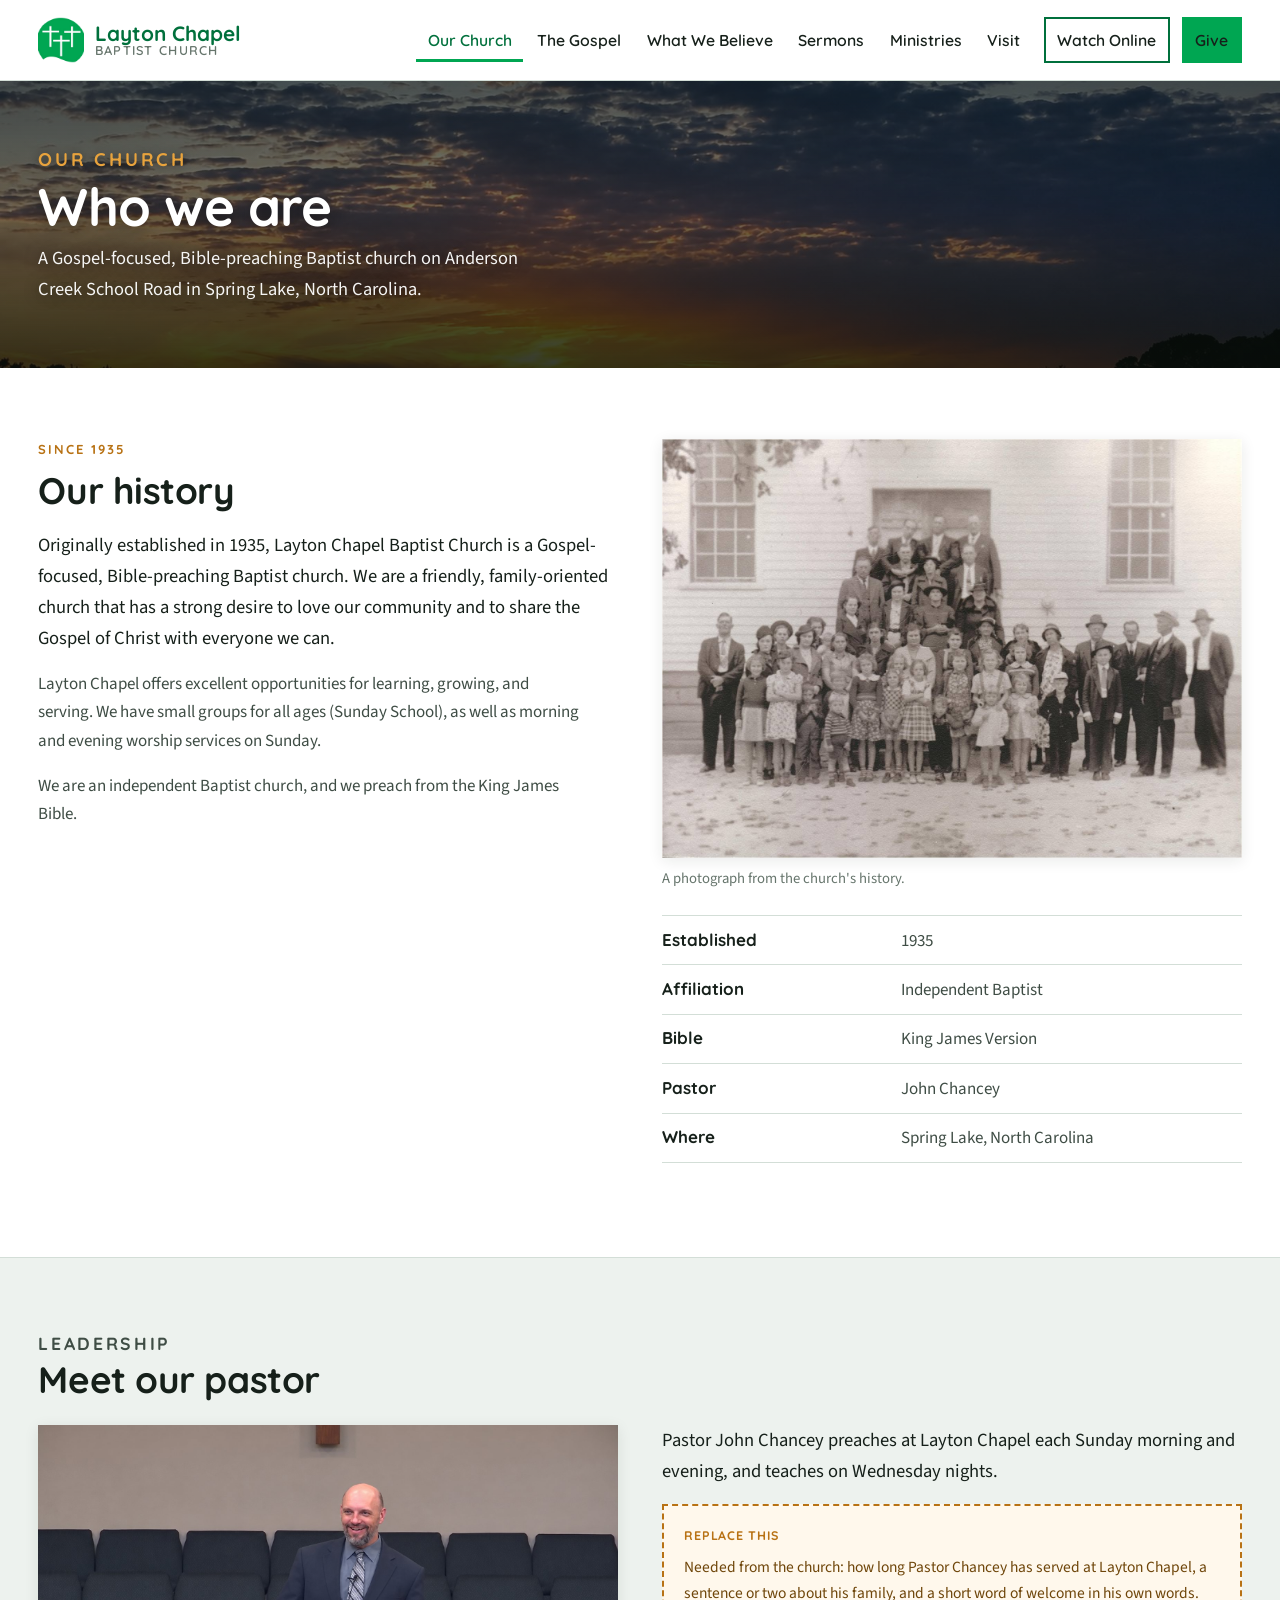
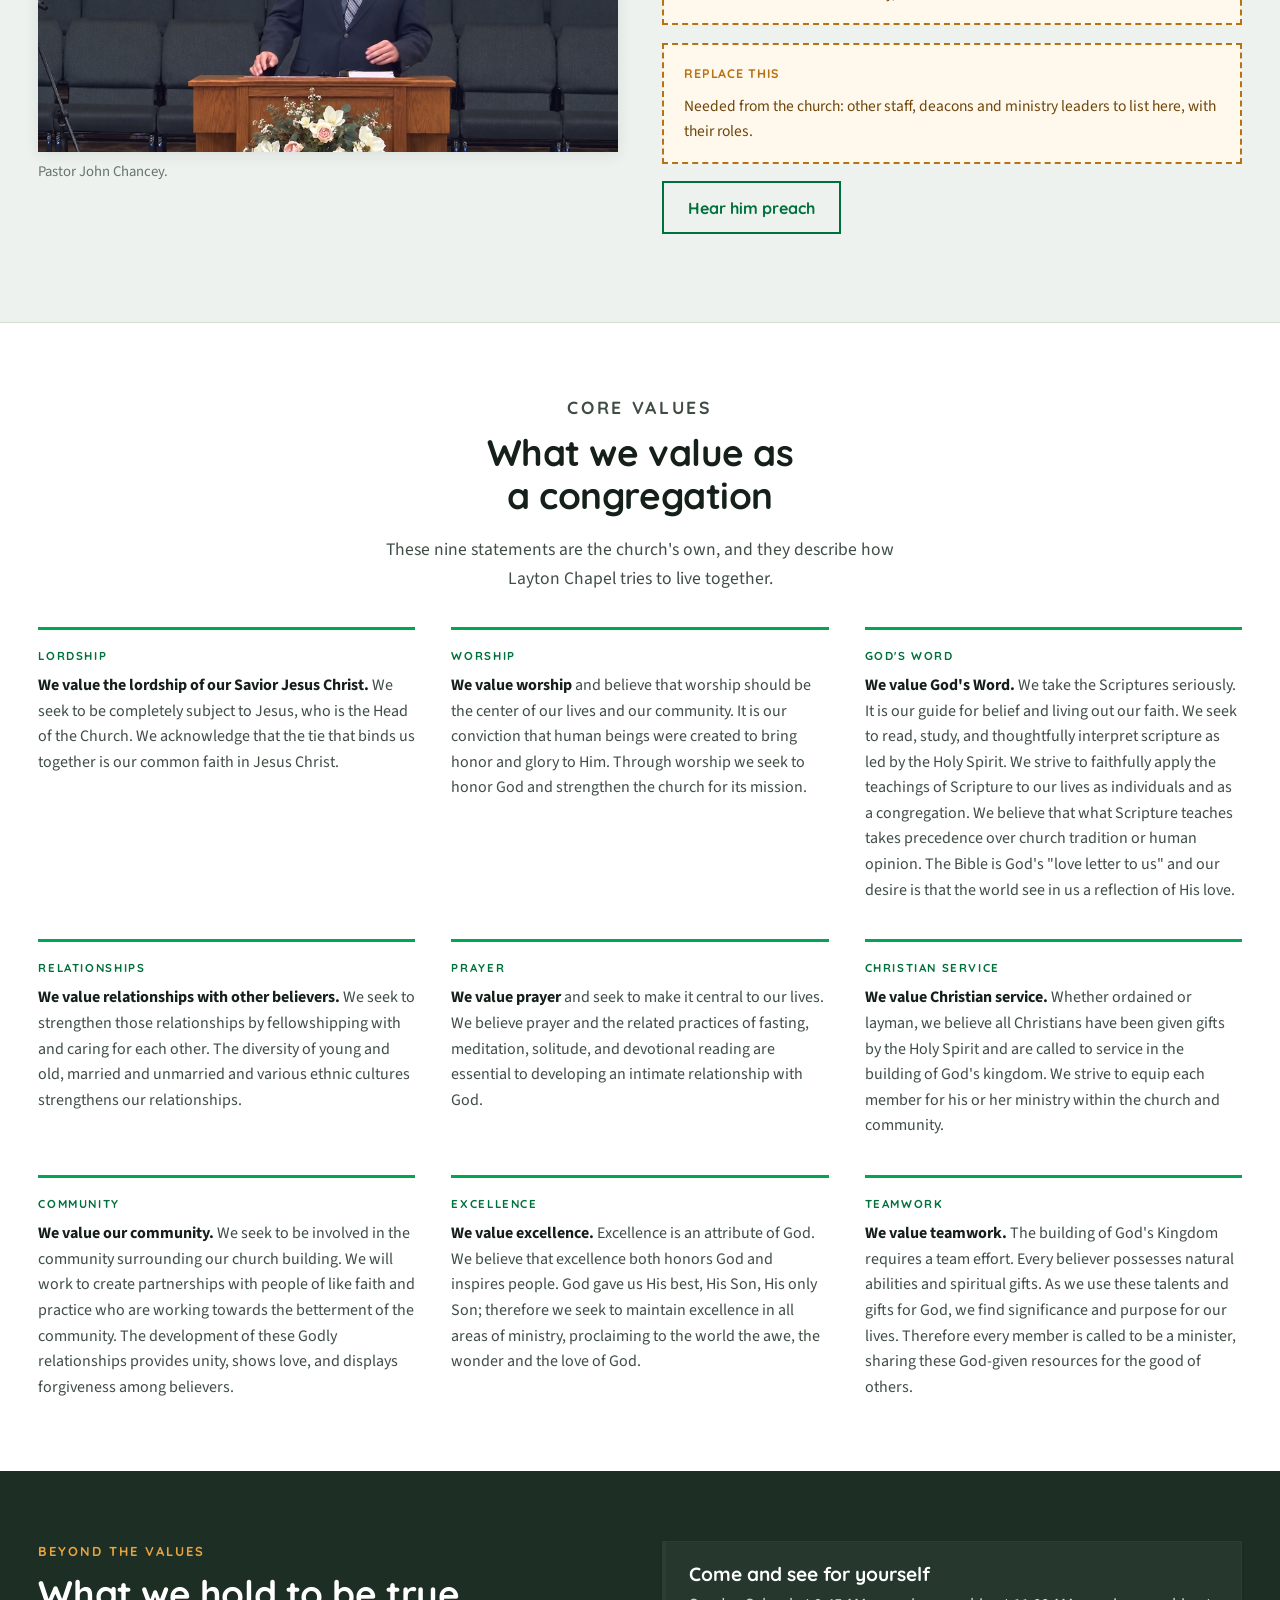
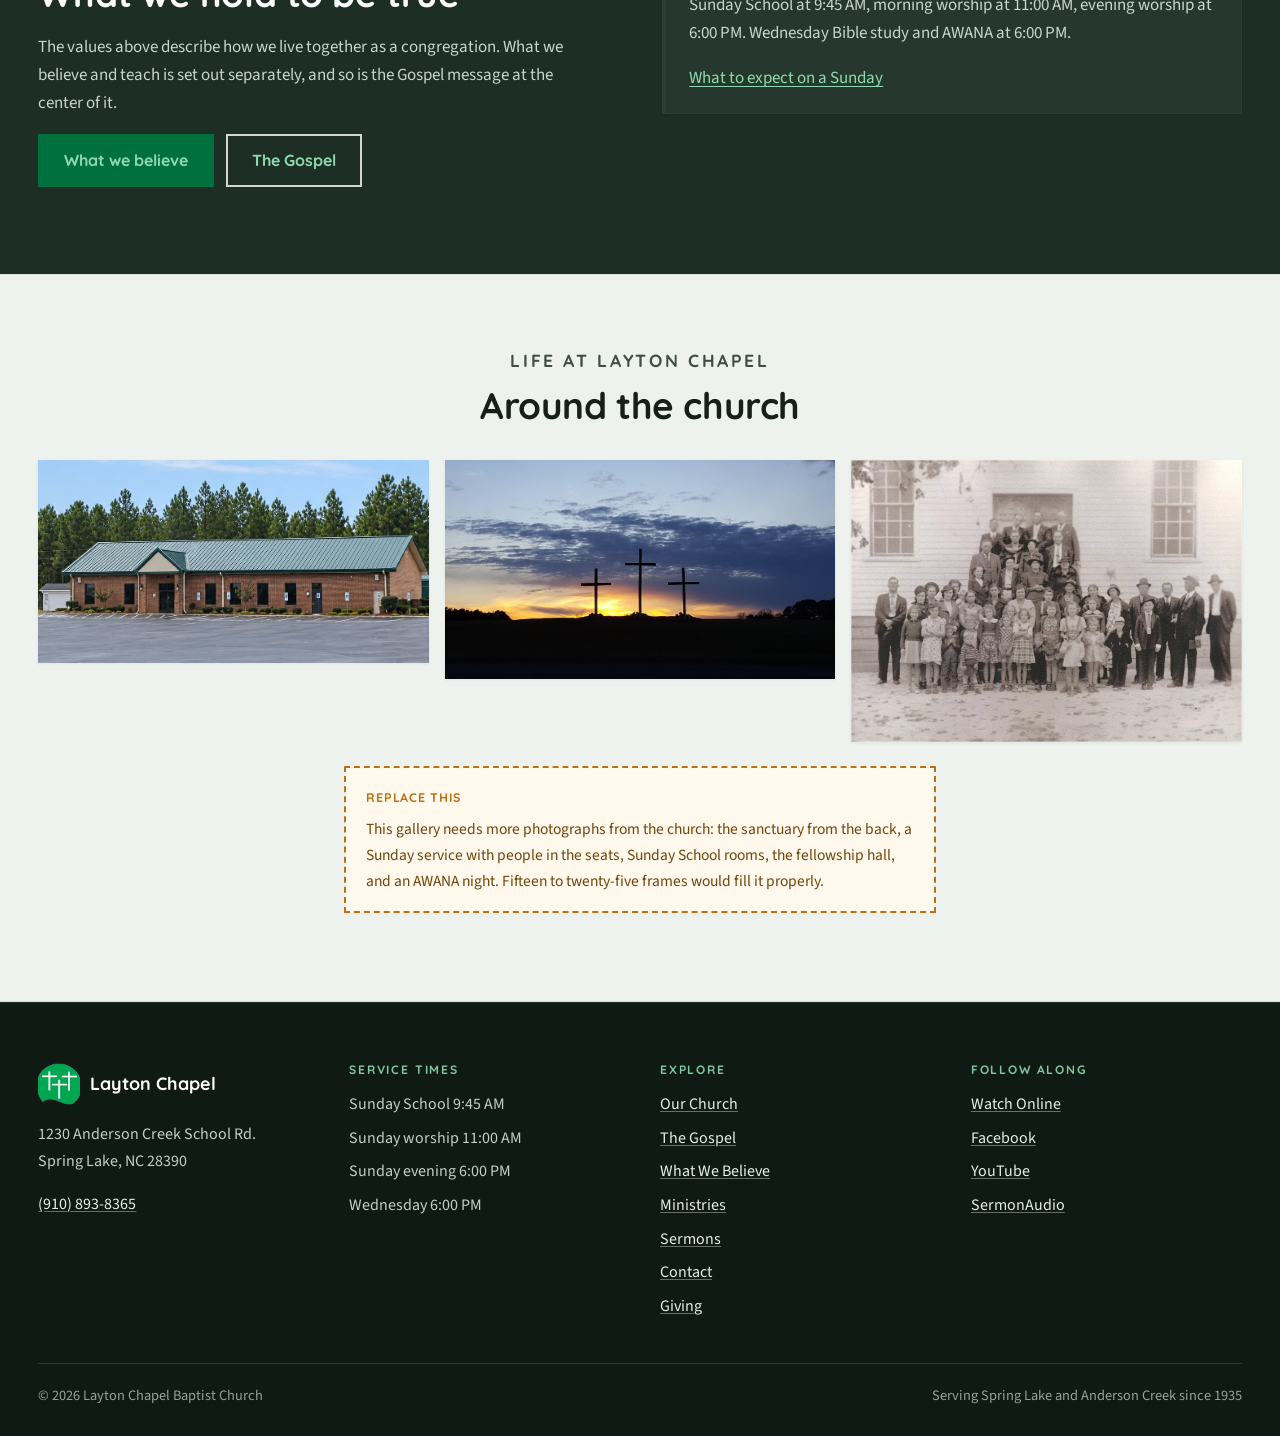
<file: our-church.html>
<!DOCTYPE html>
<html lang="en">
<head>
<meta charset="utf-8">
<meta name="viewport" content="width=device-width, initial-scale=1">
<meta name="color-scheme" content="light">
<meta name="supported-color-schemes" content="light">
<title>Our Church | Layton Chapel Baptist Church</title>
<meta name="description" content="Layton Chapel Baptist Church has met in Spring Lake, North Carolina since 1935. Our history, our pastor, and the core values that shape the congregation.">
<link rel="canonical" href="https://www.laytonchapel.org/our-church.html">
<meta property="og:type" content="website">
<meta property="og:site_name" content="Layton Chapel Baptist Church">
<meta property="og:title" content="Our Church | Layton Chapel Baptist Church">
<meta property="og:description" content="Our history since 1935, our pastor, and the core values that shape the congregation.">
<meta property="og:url" content="https://www.laytonchapel.org/our-church.html">
<meta property="og:image" content="https://www.laytonchapel.org/img/og-image.jpg">
<meta name="twitter:card" content="summary_large_image">
<meta name="robots" content="noindex"><!-- REVIEW BUILD ONLY. Delete this line on every page before launch. -->
<link rel="icon" href="favicon.ico?v=2" sizes="any">
<link rel="apple-touch-icon" href="img/apple-touch-icon.png?v=2">
<link rel="preconnect" href="https://fonts.googleapis.com">
<link rel="preconnect" href="https://fonts.gstatic.com" crossorigin>
<link rel="stylesheet" href="https://fonts.googleapis.com/css2?family=Quicksand:wght@500;600;700&family=Source+Sans+3:ital,wght@0,400;0,600;0,700;1,400&display=swap">
<link rel="stylesheet" href="style.css?v=21">
</head>
<body>
<a class="skip-link" href="#main">Skip to content</a>

<header class="site-header">
  <div class="wrap header-inner">
    <a class="brand" href="index.html">
      <img class="brand-mark" src="img/logo-mark.png?v=2" alt="" width="46" height="46">
      <span class="brand-text"><strong>Layton Chapel</strong><span>Baptist Church</span></span>
    </a>
    <button class="nav-toggle" type="button" aria-expanded="false" aria-controls="site-nav" aria-label="Menu">
      <span class="nav-toggle-bars" aria-hidden="true"></span>
    </button>
    <nav class="site-nav" id="site-nav" aria-label="Main">
      <ul>
        <li><a href="our-church.html" aria-current="page">Our Church</a></li>
        <li><a href="gospel.html">The Gospel</a></li>
        <li><a href="beliefs.html">What We Believe</a></li>
        <li><a href="sermons.html">Sermons</a></li>
        <li><a href="ministries.html">Ministries</a></li>
        <li><a href="index.html#visit">Visit</a></li>
        <li class="nav-cta"><a class="btn btn-outline btn-sm watch-online" href="https://www.youtube.com/@laytonchapelbaptistchurch" target="_blank" rel="noopener">Watch Online</a></li>
        <li class="nav-cta"><a class="btn btn-give btn-sm" href="giving.html">Give</a></li>
      </ul>
    </nav>
  </div>
</header>

<main id="main">

  <div class="page-head">
    <div class="wrap">
      <p class="eyebrow">Our Church</p>
      <h1>Who we are</h1>
      <p>A Gospel-focused, Bible-preaching Baptist church on Anderson Creek School Road in Spring Lake, North Carolina.</p>
    </div>
  </div>

  <section class="section">
    <div class="wrap split split-even">
      <div class="prose">
        <p class="eyebrow">Since 1935</p>
        <h2>Our history</h2>
        <p class="lead">Originally established in 1935, Layton Chapel Baptist Church is a Gospel-focused, Bible-preaching Baptist church. We are a friendly, family-oriented church that has a strong desire to love our community and to share the Gospel of Christ with everyone we can.</p>
        <p>Layton Chapel offers excellent opportunities for learning, growing, and serving. We have small groups for all ages (Sunday School), as well as morning and evening worship services on Sunday.</p>
        <p>We are an independent Baptist church, and we preach from the King James Bible.</p>
      </div>
      <div class="split-media">
        <figure class="figure">
          <img src="img/history-congregation.jpg" alt="A congregation of men, women and children gathered outside a white wooden church building in an old photograph" width="1455" height="1052" loading="lazy">
          <figcaption>A photograph from the church's history.</figcaption>
        </figure>
        <dl class="ledger ledger-tight mt-2">
          <div class="ledger-row"><dt>Established</dt><dd><p>1935</p></dd></div>
          <div class="ledger-row"><dt>Affiliation</dt><dd><p>Independent Baptist</p></dd></div>
          <div class="ledger-row"><dt>Bible</dt><dd><p>King James Version</p></dd></div>
          <div class="ledger-row"><dt>Pastor</dt><dd><p>John Chancey</p></dd></div>
          <div class="ledger-row"><dt>Where</dt><dd><p>Spring Lake, North Carolina</p></dd></div>
        </dl>
      </div>
    </div>
  </section>

  <section class="section section-offset" id="pastor">
    <div class="wrap split split-even">
      <div class="split-head">
        <p class="eyebrow">Leadership</p>
        <h2>Meet our pastor</h2>
      </div>
      <div class="split-media">
        <figure class="figure">
          <img src="img/pastor-chancey.jpg" alt="Pastor John Chancey preaching from the pulpit at Layton Chapel Baptist Church" width="1672" height="941" loading="lazy">
          <figcaption>Pastor John Chancey.</figcaption>
        </figure>
      </div>
      <div class="prose">
        <p class="lead">Pastor John Chancey preaches at Layton Chapel each Sunday morning and evening, and teaches on Wednesday nights.</p>
        <div class="todo">
          <p><strong>Replace this</strong></p>
          <p>Needed from the church: how long Pastor Chancey has served at Layton Chapel, a sentence or two about his family, and a short word of welcome in his own words.</p>
        </div>
        <div class="todo">
          <p><strong>Replace this</strong></p>
          <p>Needed from the church: other staff, deacons and ministry leaders to list here, with their roles.</p>
        </div>
        <div class="btn-row">
          <a class="btn btn-outline" href="sermons.html">Hear him preach</a>
        </div>
      </div>
    </div>
  </section>

  <section class="section" id="values">
    <div class="wrap">
      <div class="section-head section-head-center">
        <p class="eyebrow">Core values</p>
        <h2>What we value as a congregation</h2>
        <p>These nine statements are the church's own, and they describe how Layton Chapel tries to live together.</p>
      </div>
      <ul class="values">
        <li><span class="value-label">Lordship</span><strong>We value the lordship of our Savior Jesus Christ.</strong> We seek to be completely subject to Jesus, who is the Head of the Church. We acknowledge that the tie that binds us together is our common faith in Jesus Christ.</li>
        <li><span class="value-label">Worship</span><strong>We value worship</strong> and believe that worship should be the center of our lives and our community. It is our conviction that human beings were created to bring honor and glory to Him. Through worship we seek to honor God and strengthen the church for its mission.</li>
        <li><span class="value-label">God's Word</span><strong>We value God's Word.</strong> We take the Scriptures seriously. It is our guide for belief and living out our faith. We seek to read, study, and thoughtfully interpret scripture as led by the Holy Spirit. We strive to faithfully apply the teachings of Scripture to our lives as individuals and as a congregation. We believe that what Scripture teaches takes precedence over church tradition or human opinion. The Bible is God's "love letter to us" and our desire is that the world see in us a reflection of His love.</li>
        <li><span class="value-label">Relationships</span><strong>We value relationships with other believers.</strong> We seek to strengthen those relationships by fellowshipping with and caring for each other. The diversity of young and old, married and unmarried and various ethnic cultures strengthens our relationships.</li>
        <li><span class="value-label">Prayer</span><strong>We value prayer</strong> and seek to make it central to our lives. We believe prayer and the related practices of fasting, meditation, solitude, and devotional reading are essential to developing an intimate relationship with God.</li>
        <li><span class="value-label">Christian service</span><strong>We value Christian service.</strong> Whether ordained or layman, we believe all Christians have been given gifts by the Holy Spirit and are called to service in the building of God's kingdom. We strive to equip each member for his or her ministry within the church and community.</li>
        <li><span class="value-label">Community</span><strong>We value our community.</strong> We seek to be involved in the community surrounding our church building. We will work to create partnerships with people of like faith and practice who are working towards the betterment of the community. The development of these Godly relationships provides unity, shows love, and displays forgiveness among believers.</li>
        <li><span class="value-label">Excellence</span><strong>We value excellence.</strong> Excellence is an attribute of God. We believe that excellence both honors God and inspires people. God gave us His best, His Son, His only Son; therefore we seek to maintain excellence in all areas of ministry, proclaiming to the world the awe, the wonder and the love of God.</li>
        <li><span class="value-label">Teamwork</span><strong>We value teamwork.</strong> The building of God's Kingdom requires a team effort. Every believer possesses natural abilities and spiritual gifts. As we use these talents and gifts for God, we find significance and purpose for our lives. Therefore every member is called to be a minister, sharing these God-given resources for the good of others.</li>
      </ul>
    </div>
  </section>

  <section class="section section-deep">
    <div class="wrap split split-even">
      <div>
        <p class="eyebrow">Beyond the values</p>
        <h2>What we hold to be true</h2>
        <p>The values above describe how we live together as a congregation. What we believe and teach is set out separately, and so is the Gospel message at the center of it.</p>
        <div class="btn-row">
          <a class="btn btn-primary" href="beliefs.html">What we believe</a>
          <a class="btn btn-ghost" href="gospel.html">The Gospel</a>
        </div>
      </div>
      <div>
        <div class="callout">
          <h3>Come and see for yourself</h3>
          <p>Sunday School at 9:45 AM, morning worship at 11:00 AM, evening worship at 6:00 PM. Wednesday Bible study and AWANA at 6:00 PM.</p>
          <p><a href="index.html#visit">What to expect on a Sunday</a></p>
        </div>
      </div>
    </div>
  </section>

  <section class="section section-offset">
    <div class="wrap">
      <div class="section-head section-head-center">
        <p class="eyebrow">Life at Layton Chapel</p>
        <h2>Around the church</h2>
      </div>
      <div class="gallery">
        <img src="img/church-front.jpg" alt="The front of the church building and the parking lot" width="959" height="499" loading="lazy">
        <img src="img/hero-crosses.jpg" alt="Three crosses standing on a rise at sunset" width="2055" height="1154" loading="lazy">
        <img src="img/history-congregation.jpg" alt="A congregation gathered outside a white wooden church building in an old photograph" width="1455" height="1052" loading="lazy">
      </div>
      <div class="todo mt-2" style="margin-inline:auto">
        <p><strong>Replace this</strong></p>
        <p>This gallery needs more photographs from the church: the sanctuary from the back, a Sunday service with people in the seats, Sunday School rooms, the fellowship hall, and an AWANA night. Fifteen to twenty-five frames would fill it properly.</p>
      </div>
    </div>
  </section>

</main>

<footer class="site-footer">
  <div class="wrap">
    <div class="footer-grid">
      <div>
        <div class="footer-brand">
          <img src="img/logo-mark.png?v=2" alt="" width="42" height="42">
          <span>Layton Chapel</span>
        </div>
        <p>1230 Anderson Creek School Rd.<br>Spring Lake, NC 28390</p>
        <p><a href="tel:+19108938365">(910) 893-8365</a></p>
      </div>
      <div class="footer-col">
        <h3>Service times</h3>
        <ul>
          <li>Sunday School 9:45 AM</li>
          <li>Sunday worship 11:00 AM</li>
          <li>Sunday evening 6:00 PM</li>
          <li>Wednesday 6:00 PM</li>
        </ul>
      </div>
      <div class="footer-col">
        <h3>Explore</h3>
        <ul>
          <li><a href="our-church.html">Our Church</a></li>
          <li><a href="gospel.html">The Gospel</a></li>
          <li><a href="beliefs.html">What We Believe</a></li>
          <li><a href="ministries.html">Ministries</a></li>
          <li><a href="sermons.html">Sermons</a></li>
          <li><a href="contact.html">Contact</a></li>
          <li><a href="giving.html">Giving</a></li>
        </ul>
      </div>
      <div class="footer-col">
        <h3>Follow along</h3>
        <ul>
          <li><a class="watch-online" href="https://www.youtube.com/@laytonchapelbaptistchurch" target="_blank" rel="noopener">Watch Online</a></li>
          <li><a href="https://www.facebook.com/LaytonChapelBaptistChurch/" target="_blank" rel="noopener">Facebook</a></li>
          <li><a href="https://www.youtube.com/@laytonchapelbaptistchurch" target="_blank" rel="noopener">YouTube</a></li>
          <li><a href="https://www.sermonaudio.com/broadcasters/lcbc1935" target="_blank" rel="noopener">SermonAudio</a></li>
        </ul>
      </div>
    </div>
    <div class="footer-bottom">
      <p>&copy; <span data-year>2026</span> Layton Chapel Baptist Church</p>
      <p>Serving Spring Lake and Anderson Creek since 1935</p>
    </div>
  </div>
</footer>

<script src="main.js?v=8"></script>
</body>
</html>
</file>
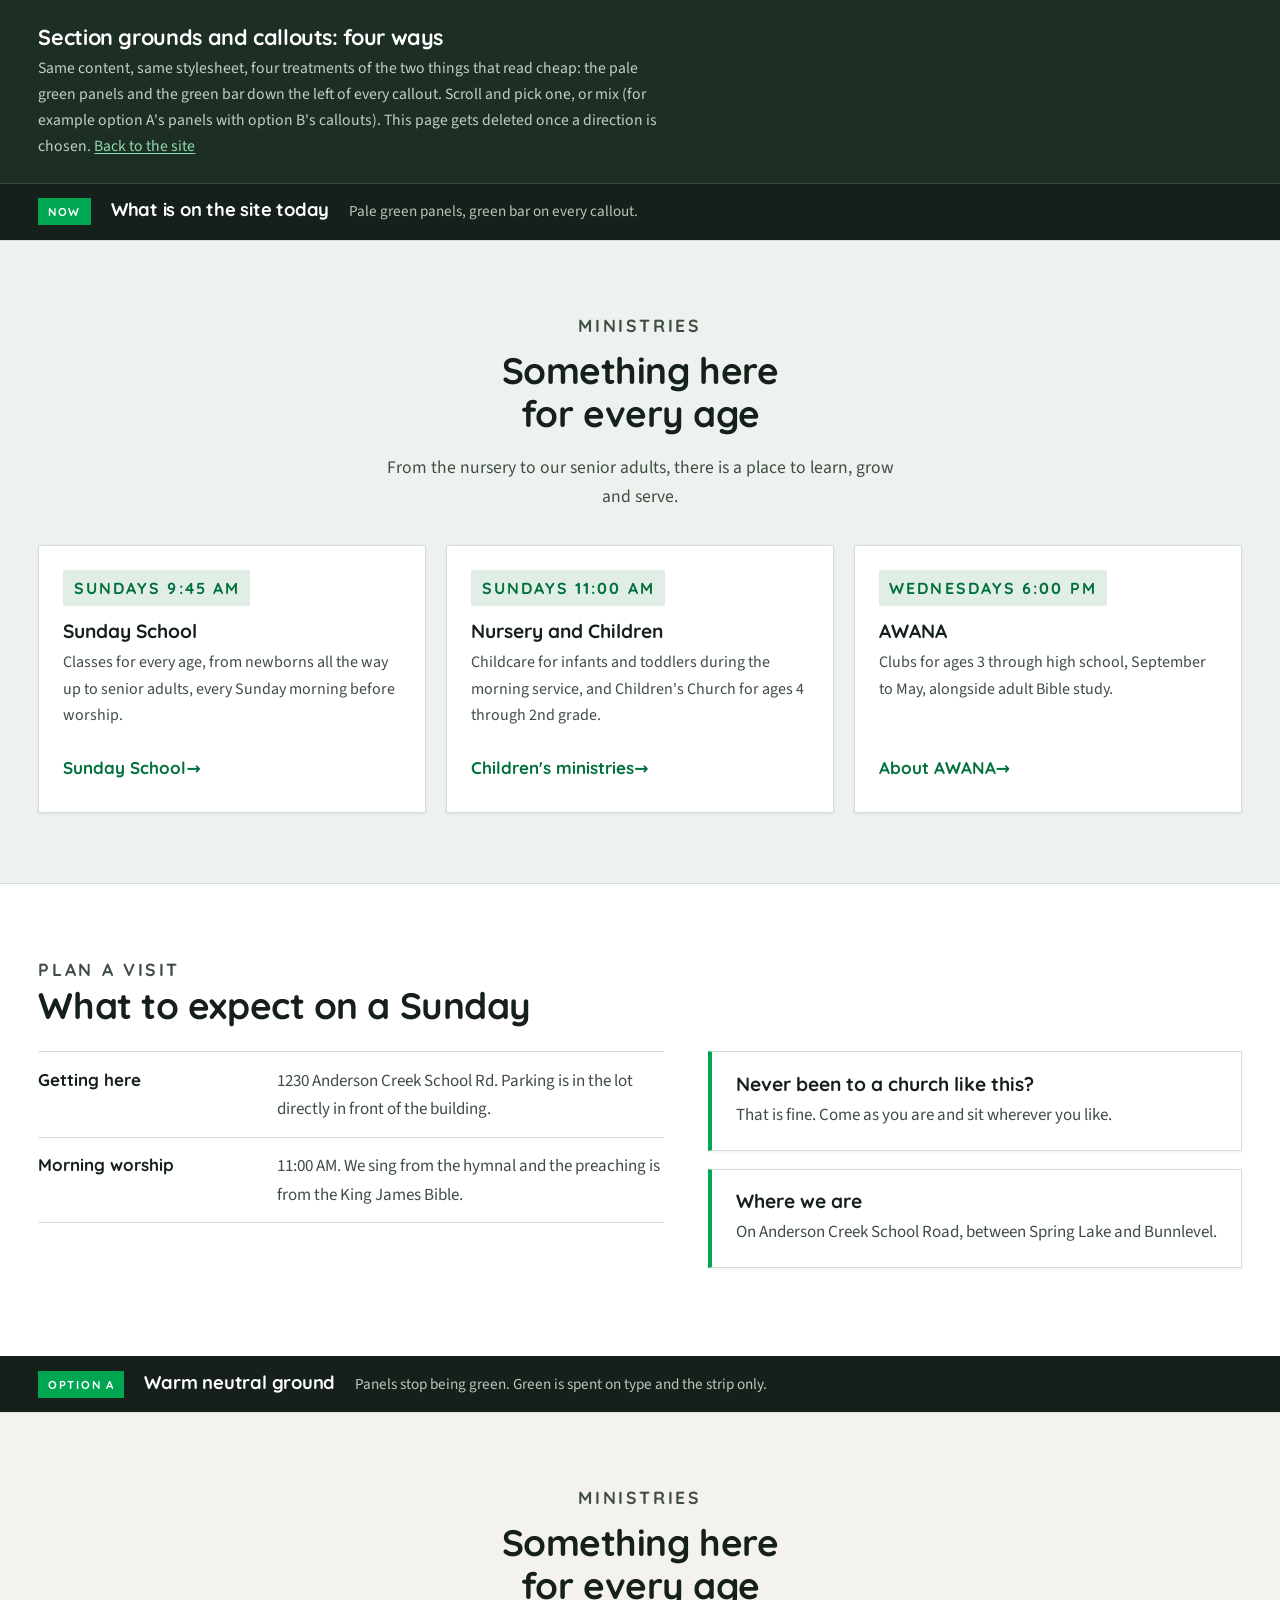
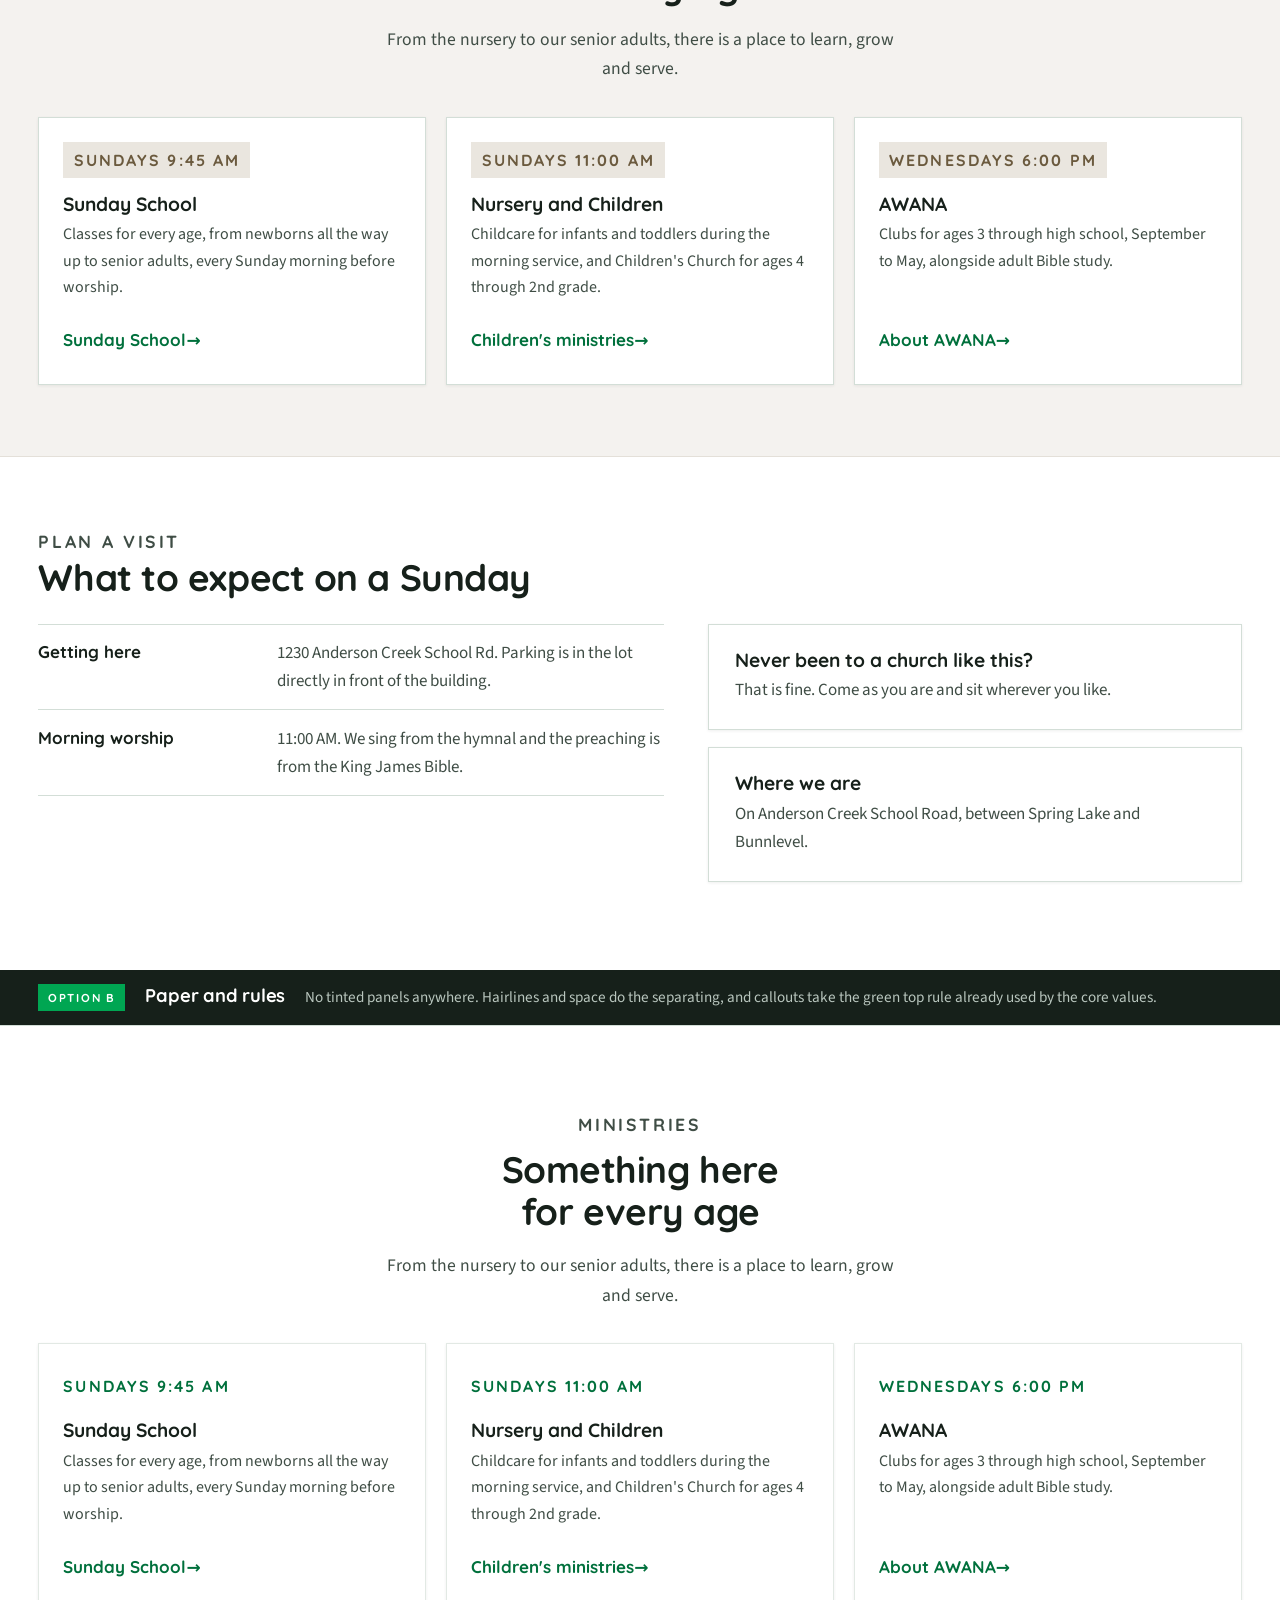
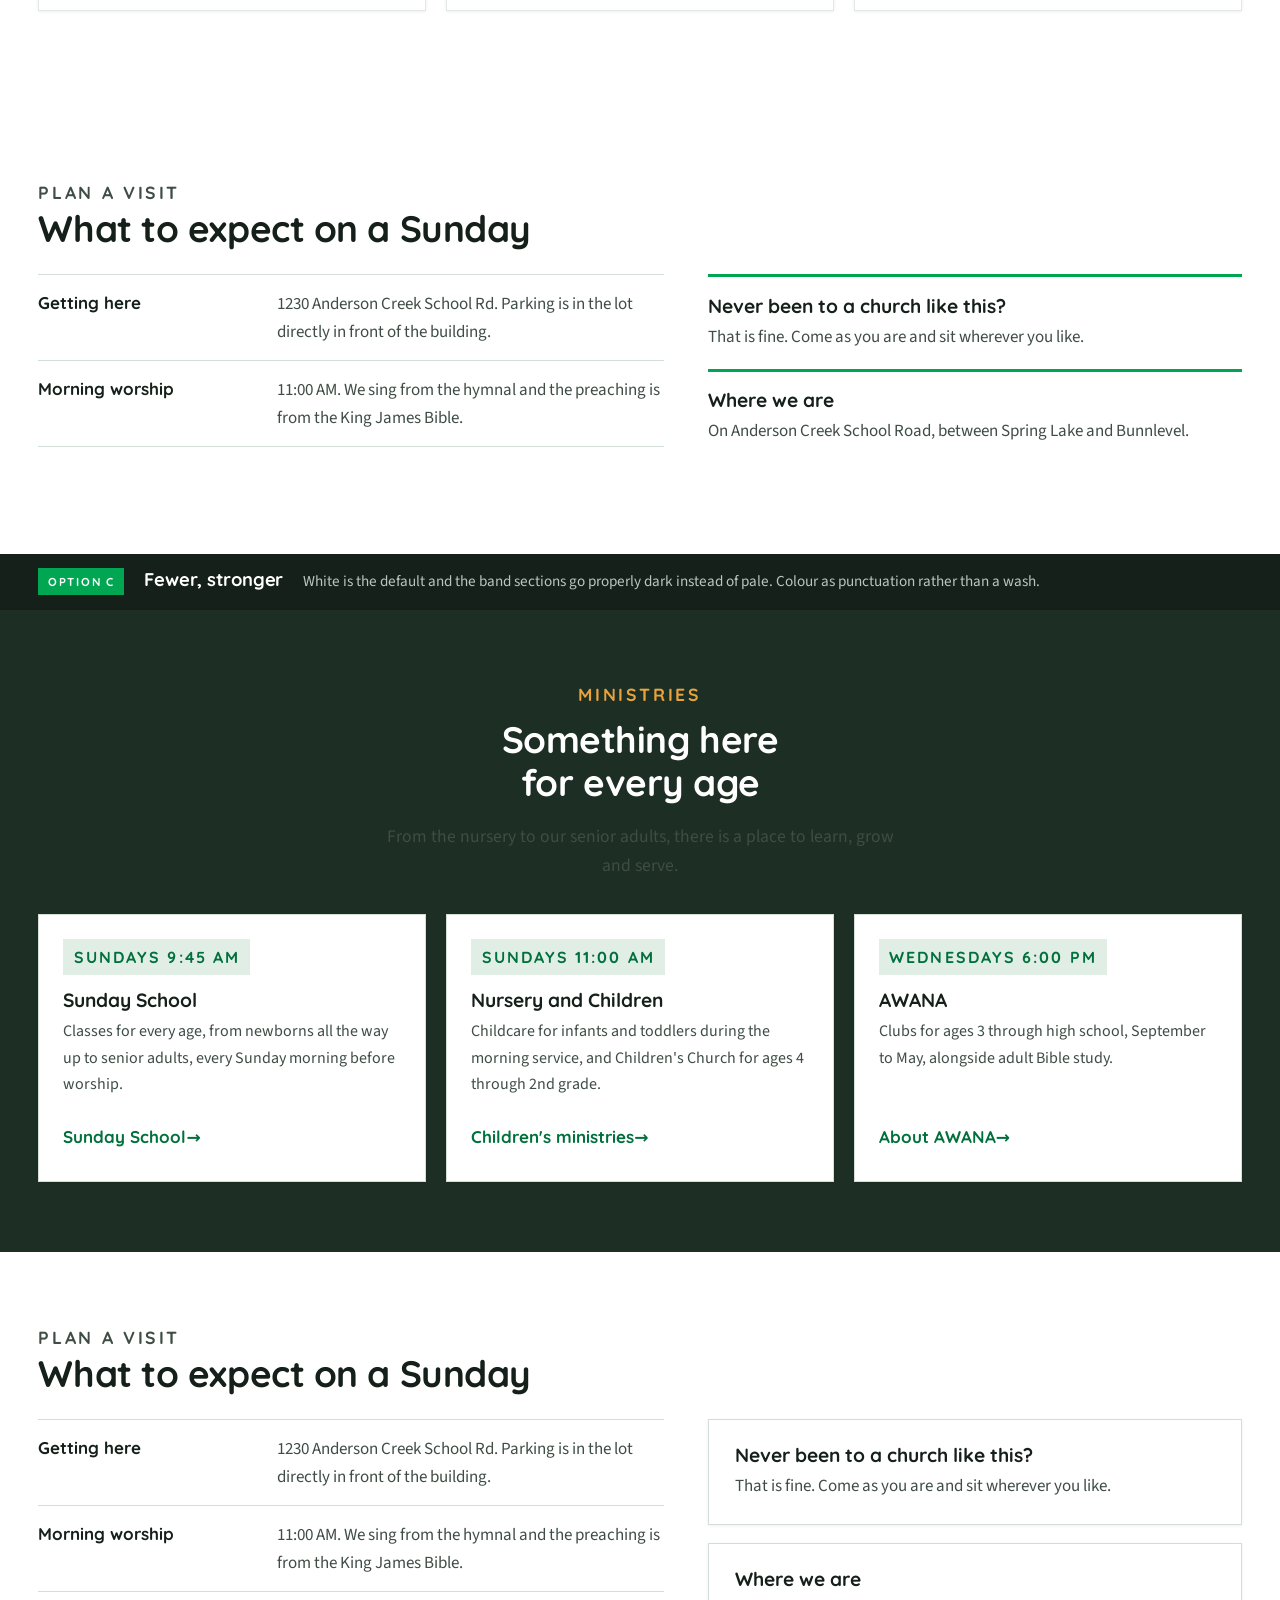
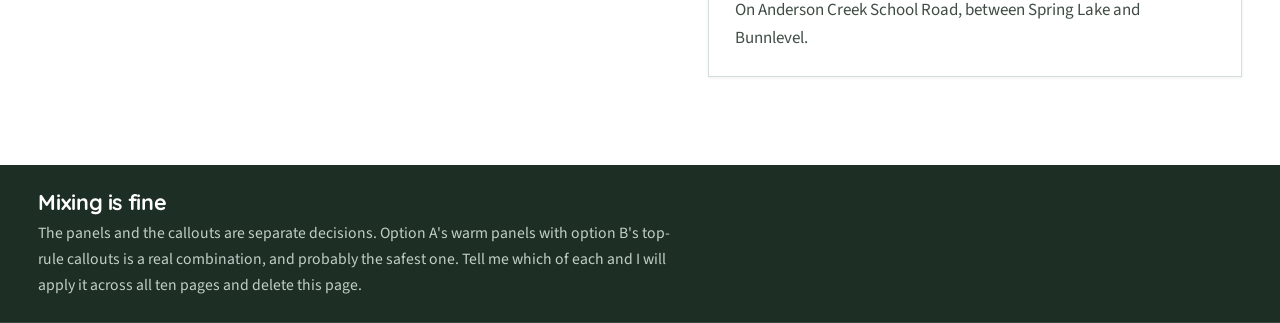
<file: section-options.html>
<!DOCTYPE html>
<html lang="en">
<head>
<meta charset="utf-8">
<meta name="viewport" content="width=device-width, initial-scale=1">
<meta name="color-scheme" content="light">
<meta name="supported-color-schemes" content="light">
<title>Section options | Layton Chapel Baptist Church</title>
<meta name="description" content="Working comparison page for section backgrounds and callout treatments. Not part of the site.">
<meta name="robots" content="noindex"><!-- REVIEW BUILD ONLY. Delete this line on every page before launch. -->
<link rel="icon" href="favicon.ico?v=2" sizes="any">
<link rel="preconnect" href="https://fonts.googleapis.com">
<link rel="preconnect" href="https://fonts.gstatic.com" crossorigin>
<link rel="stylesheet" href="https://fonts.googleapis.com/css2?family=Quicksand:wght@500;600;700&family=Source+Sans+3:ital,wght@0,400;0,600;0,700;1,400&display=swap">
<link rel="stylesheet" href="style.css?v=21">
<style>
/* ==========================================================================
   THROWAWAY COMPARISON PAGE. Delete section-options.html once a direction is
   picked, along with this block. It is not linked from the site and is not in
   sitemap.xml.

   Everything below only overrides tokens and the two rules under discussion,
   so each option is the real site CSS wearing different clothes.
   ========================================================================== */

.optbar{
  background:var(--deep);color:#C1CFC7;padding:1.5rem 0;
  position:sticky;top:0;z-index:80;border-bottom:1px solid rgba(255,255,255,.12);
}
.optbar h1{color:#fff;font-size:1.35rem;margin:0 0 .35rem}
.optbar p{color:#C1CFC7;margin:0;font-size:.98rem;max-width:80ch}
.optbar a{color:#8FD9B0}

.optlabel{background:var(--ink);color:#fff;padding:.9rem 0}
.optlabel .wrap{display:flex;flex-wrap:wrap;gap:.5rem 1.25rem;align-items:baseline}
.optlabel .tag{
  font-family:var(--display);font-weight:700;font-size:.72rem;letter-spacing:.15em;
  text-transform:uppercase;background:var(--green-bright);color:#fff;padding:.25rem .6rem;
}
.optlabel h2{color:#fff;font-size:1.15rem;margin:0}
.optlabel p{color:#B9C6BE;margin:0;font-size:.95rem;max-width:none}

/* ---------- OPTION A: warm neutral ground ----------
   The panels stop being green. Green is spent on type, the service strip and
   the dark bands only, so it stops washing over everything. */
.opt-a{
  --offset:#F4F2EF;
  --tint:#EAE6DF;
}
.opt-a .section-offset{border-block:1px solid #E4E0D9}
.opt-a .section-tint{border-block:1px solid #DDD7CD}
.opt-a .callout{border:1px solid var(--line);border-left:1px solid var(--line);padding:1.5rem 1.6rem}
.opt-a .callout h3{color:var(--ink)}
.opt-a .card-when{background:#EAE6DF;color:#6B5A3E}

/* ---------- OPTION B: paper and rules ----------
   No tinted fields at all. Sections are separated by a hairline and more air.
   Callouts drop the box for the 3px green top rule already used by the core
   values list, which is the one green device on the site nobody flagged. */
.opt-b .section-offset,
.opt-b .section-tint{background:var(--white);border-block:0;border-top:1px solid var(--line)}
.opt-b .section{padding-block:clamp(3.5rem,6.5vw,5.5rem)}
.opt-b .callout{
  border:0;border-top:3px solid var(--green-bright);background:transparent;
  box-shadow:none;padding:1.1rem 0 0;
}
.opt-b .callout h3{color:var(--ink)}
.opt-b .card{border-color:#E2E9E4}
.opt-b .card-when{background:transparent;color:var(--green);padding-left:0}

/* ---------- OPTION C: fewer, stronger ----------
   White is the default and the band sections go properly dark instead of
   pale. Colour becomes punctuation rather than a wash. */
.opt-c .callout{border:1px solid var(--line);border-left:1px solid var(--line);padding:1.5rem 1.6rem}
.opt-c .callout h3{color:var(--ink)}
.opt-c .section-deep .callout{background:var(--deep-soft);border-color:#33473B}
.opt-c .section-deep .callout h3{color:#fff}
</style>
</head>
<body>

<div class="optbar">
  <div class="wrap">
    <h1>Section grounds and callouts: four ways</h1>
    <p>Same content, same stylesheet, four treatments of the two things that read cheap: the pale green panels and the green bar down the left of every callout. Scroll and pick one, or mix (for example option A's panels with option B's callouts). This page gets deleted once a direction is chosen. <a href="index.html">Back to the site</a></p>
  </div>
</div>

<!-- ============================================================ CURRENT -->
<div class="optlabel">
  <div class="wrap">
    <span class="tag">Now</span>
    <h2>What is on the site today</h2>
    <p>Pale green panels, green bar on every callout.</p>
  </div>
</div>
<div class="opt-now">
  <section class="section section-offset">
    <div class="wrap">
      <div class="section-head section-head-center">
        <p class="eyebrow">Ministries</p>
        <h2>Something here for every age</h2>
        <p>From the nursery to our senior adults, there is a place to learn, grow and serve.</p>
      </div>
      <div class="cards">
        <article class="card">
          <p class="card-when">Sundays 9:45 AM</p>
          <h3>Sunday School</h3>
          <p>Classes for every age, from newborns all the way up to senior adults, every Sunday morning before worship.</p>
          <a class="card-link" href="#">Sunday School</a>
        </article>
        <article class="card">
          <p class="card-when">Sundays 11:00 AM</p>
          <h3>Nursery and Children</h3>
          <p>Childcare for infants and toddlers during the morning service, and Children's Church for ages 4 through 2nd grade.</p>
          <a class="card-link" href="#">Children's ministries</a>
        </article>
        <article class="card">
          <p class="card-when">Wednesdays 6:00 PM</p>
          <h3>AWANA</h3>
          <p>Clubs for ages 3 through high school, September to May, alongside adult Bible study.</p>
          <a class="card-link" href="#">About AWANA</a>
        </article>
      </div>
    </div>
  </section>
  <section class="section">
    <div class="wrap split">
      <div class="split-head">
        <p class="eyebrow">Plan a visit</p>
        <h2>What to expect on a Sunday</h2>
      </div>
      <div>
        <dl class="ledger">
          <div class="ledger-row"><dt>Getting here</dt><dd><p>1230 Anderson Creek School Rd. Parking is in the lot directly in front of the building.</p></dd></div>
          <div class="ledger-row"><dt>Morning worship</dt><dd><p>11:00 AM. We sing from the hymnal and the preaching is from the King James Bible.</p></dd></div>
        </dl>
      </div>
      <div>
        <div class="callout">
          <h3>Never been to a church like this?</h3>
          <p>That is fine. Come as you are and sit wherever you like.</p>
        </div>
        <div class="callout">
          <h3>Where we are</h3>
          <p>On Anderson Creek School Road, between Spring Lake and Bunnlevel.</p>
        </div>
      </div>
    </div>
  </section>
</div>

<!-- ============================================================ OPTION A -->
<div class="optlabel">
  <div class="wrap">
    <span class="tag">Option A</span>
    <h2>Warm neutral ground</h2>
    <p>Panels stop being green. Green is spent on type and the strip only.</p>
  </div>
</div>
<div class="opt-a">
  <section class="section section-offset">
    <div class="wrap">
      <div class="section-head section-head-center">
        <p class="eyebrow">Ministries</p>
        <h2>Something here for every age</h2>
        <p>From the nursery to our senior adults, there is a place to learn, grow and serve.</p>
      </div>
      <div class="cards">
        <article class="card">
          <p class="card-when">Sundays 9:45 AM</p>
          <h3>Sunday School</h3>
          <p>Classes for every age, from newborns all the way up to senior adults, every Sunday morning before worship.</p>
          <a class="card-link" href="#">Sunday School</a>
        </article>
        <article class="card">
          <p class="card-when">Sundays 11:00 AM</p>
          <h3>Nursery and Children</h3>
          <p>Childcare for infants and toddlers during the morning service, and Children's Church for ages 4 through 2nd grade.</p>
          <a class="card-link" href="#">Children's ministries</a>
        </article>
        <article class="card">
          <p class="card-when">Wednesdays 6:00 PM</p>
          <h3>AWANA</h3>
          <p>Clubs for ages 3 through high school, September to May, alongside adult Bible study.</p>
          <a class="card-link" href="#">About AWANA</a>
        </article>
      </div>
    </div>
  </section>
  <section class="section">
    <div class="wrap split">
      <div class="split-head">
        <p class="eyebrow">Plan a visit</p>
        <h2>What to expect on a Sunday</h2>
      </div>
      <div>
        <dl class="ledger">
          <div class="ledger-row"><dt>Getting here</dt><dd><p>1230 Anderson Creek School Rd. Parking is in the lot directly in front of the building.</p></dd></div>
          <div class="ledger-row"><dt>Morning worship</dt><dd><p>11:00 AM. We sing from the hymnal and the preaching is from the King James Bible.</p></dd></div>
        </dl>
      </div>
      <div>
        <div class="callout">
          <h3>Never been to a church like this?</h3>
          <p>That is fine. Come as you are and sit wherever you like.</p>
        </div>
        <div class="callout">
          <h3>Where we are</h3>
          <p>On Anderson Creek School Road, between Spring Lake and Bunnlevel.</p>
        </div>
      </div>
    </div>
  </section>
</div>

<!-- ============================================================ OPTION B -->
<div class="optlabel">
  <div class="wrap">
    <span class="tag">Option B</span>
    <h2>Paper and rules</h2>
    <p>No tinted panels anywhere. Hairlines and space do the separating, and callouts take the green top rule already used by the core values.</p>
  </div>
</div>
<div class="opt-b">
  <section class="section section-offset">
    <div class="wrap">
      <div class="section-head section-head-center">
        <p class="eyebrow">Ministries</p>
        <h2>Something here for every age</h2>
        <p>From the nursery to our senior adults, there is a place to learn, grow and serve.</p>
      </div>
      <div class="cards">
        <article class="card">
          <p class="card-when">Sundays 9:45 AM</p>
          <h3>Sunday School</h3>
          <p>Classes for every age, from newborns all the way up to senior adults, every Sunday morning before worship.</p>
          <a class="card-link" href="#">Sunday School</a>
        </article>
        <article class="card">
          <p class="card-when">Sundays 11:00 AM</p>
          <h3>Nursery and Children</h3>
          <p>Childcare for infants and toddlers during the morning service, and Children's Church for ages 4 through 2nd grade.</p>
          <a class="card-link" href="#">Children's ministries</a>
        </article>
        <article class="card">
          <p class="card-when">Wednesdays 6:00 PM</p>
          <h3>AWANA</h3>
          <p>Clubs for ages 3 through high school, September to May, alongside adult Bible study.</p>
          <a class="card-link" href="#">About AWANA</a>
        </article>
      </div>
    </div>
  </section>
  <section class="section">
    <div class="wrap split">
      <div class="split-head">
        <p class="eyebrow">Plan a visit</p>
        <h2>What to expect on a Sunday</h2>
      </div>
      <div>
        <dl class="ledger">
          <div class="ledger-row"><dt>Getting here</dt><dd><p>1230 Anderson Creek School Rd. Parking is in the lot directly in front of the building.</p></dd></div>
          <div class="ledger-row"><dt>Morning worship</dt><dd><p>11:00 AM. We sing from the hymnal and the preaching is from the King James Bible.</p></dd></div>
        </dl>
      </div>
      <div>
        <div class="callout">
          <h3>Never been to a church like this?</h3>
          <p>That is fine. Come as you are and sit wherever you like.</p>
        </div>
        <div class="callout">
          <h3>Where we are</h3>
          <p>On Anderson Creek School Road, between Spring Lake and Bunnlevel.</p>
        </div>
      </div>
    </div>
  </section>
</div>

<!-- ============================================================ OPTION C -->
<div class="optlabel">
  <div class="wrap">
    <span class="tag">Option C</span>
    <h2>Fewer, stronger</h2>
    <p>White is the default and the band sections go properly dark instead of pale. Colour as punctuation rather than a wash.</p>
  </div>
</div>
<div class="opt-c">
  <section class="section section-deep">
    <div class="wrap">
      <div class="section-head section-head-center">
        <p class="eyebrow">Ministries</p>
        <h2>Something here for every age</h2>
        <p>From the nursery to our senior adults, there is a place to learn, grow and serve.</p>
      </div>
      <div class="cards">
        <article class="card">
          <p class="card-when">Sundays 9:45 AM</p>
          <h3>Sunday School</h3>
          <p>Classes for every age, from newborns all the way up to senior adults, every Sunday morning before worship.</p>
          <a class="card-link" href="#">Sunday School</a>
        </article>
        <article class="card">
          <p class="card-when">Sundays 11:00 AM</p>
          <h3>Nursery and Children</h3>
          <p>Childcare for infants and toddlers during the morning service, and Children's Church for ages 4 through 2nd grade.</p>
          <a class="card-link" href="#">Children's ministries</a>
        </article>
        <article class="card">
          <p class="card-when">Wednesdays 6:00 PM</p>
          <h3>AWANA</h3>
          <p>Clubs for ages 3 through high school, September to May, alongside adult Bible study.</p>
          <a class="card-link" href="#">About AWANA</a>
        </article>
      </div>
    </div>
  </section>
  <section class="section">
    <div class="wrap split">
      <div class="split-head">
        <p class="eyebrow">Plan a visit</p>
        <h2>What to expect on a Sunday</h2>
      </div>
      <div>
        <dl class="ledger">
          <div class="ledger-row"><dt>Getting here</dt><dd><p>1230 Anderson Creek School Rd. Parking is in the lot directly in front of the building.</p></dd></div>
          <div class="ledger-row"><dt>Morning worship</dt><dd><p>11:00 AM. We sing from the hymnal and the preaching is from the King James Bible.</p></dd></div>
        </dl>
      </div>
      <div>
        <div class="callout">
          <h3>Never been to a church like this?</h3>
          <p>That is fine. Come as you are and sit wherever you like.</p>
        </div>
        <div class="callout">
          <h3>Where we are</h3>
          <p>On Anderson Creek School Road, between Spring Lake and Bunnlevel.</p>
        </div>
      </div>
    </div>
  </section>
</div>

<div class="optbar" style="position:static">
  <div class="wrap">
    <h1>Mixing is fine</h1>
    <p>The panels and the callouts are separate decisions. Option A's warm panels with option B's top-rule callouts is a real combination, and probably the safest one. Tell me which of each and I will apply it across all ten pages and delete this page.</p>
  </div>
</div>

</body>
</html>
</file>
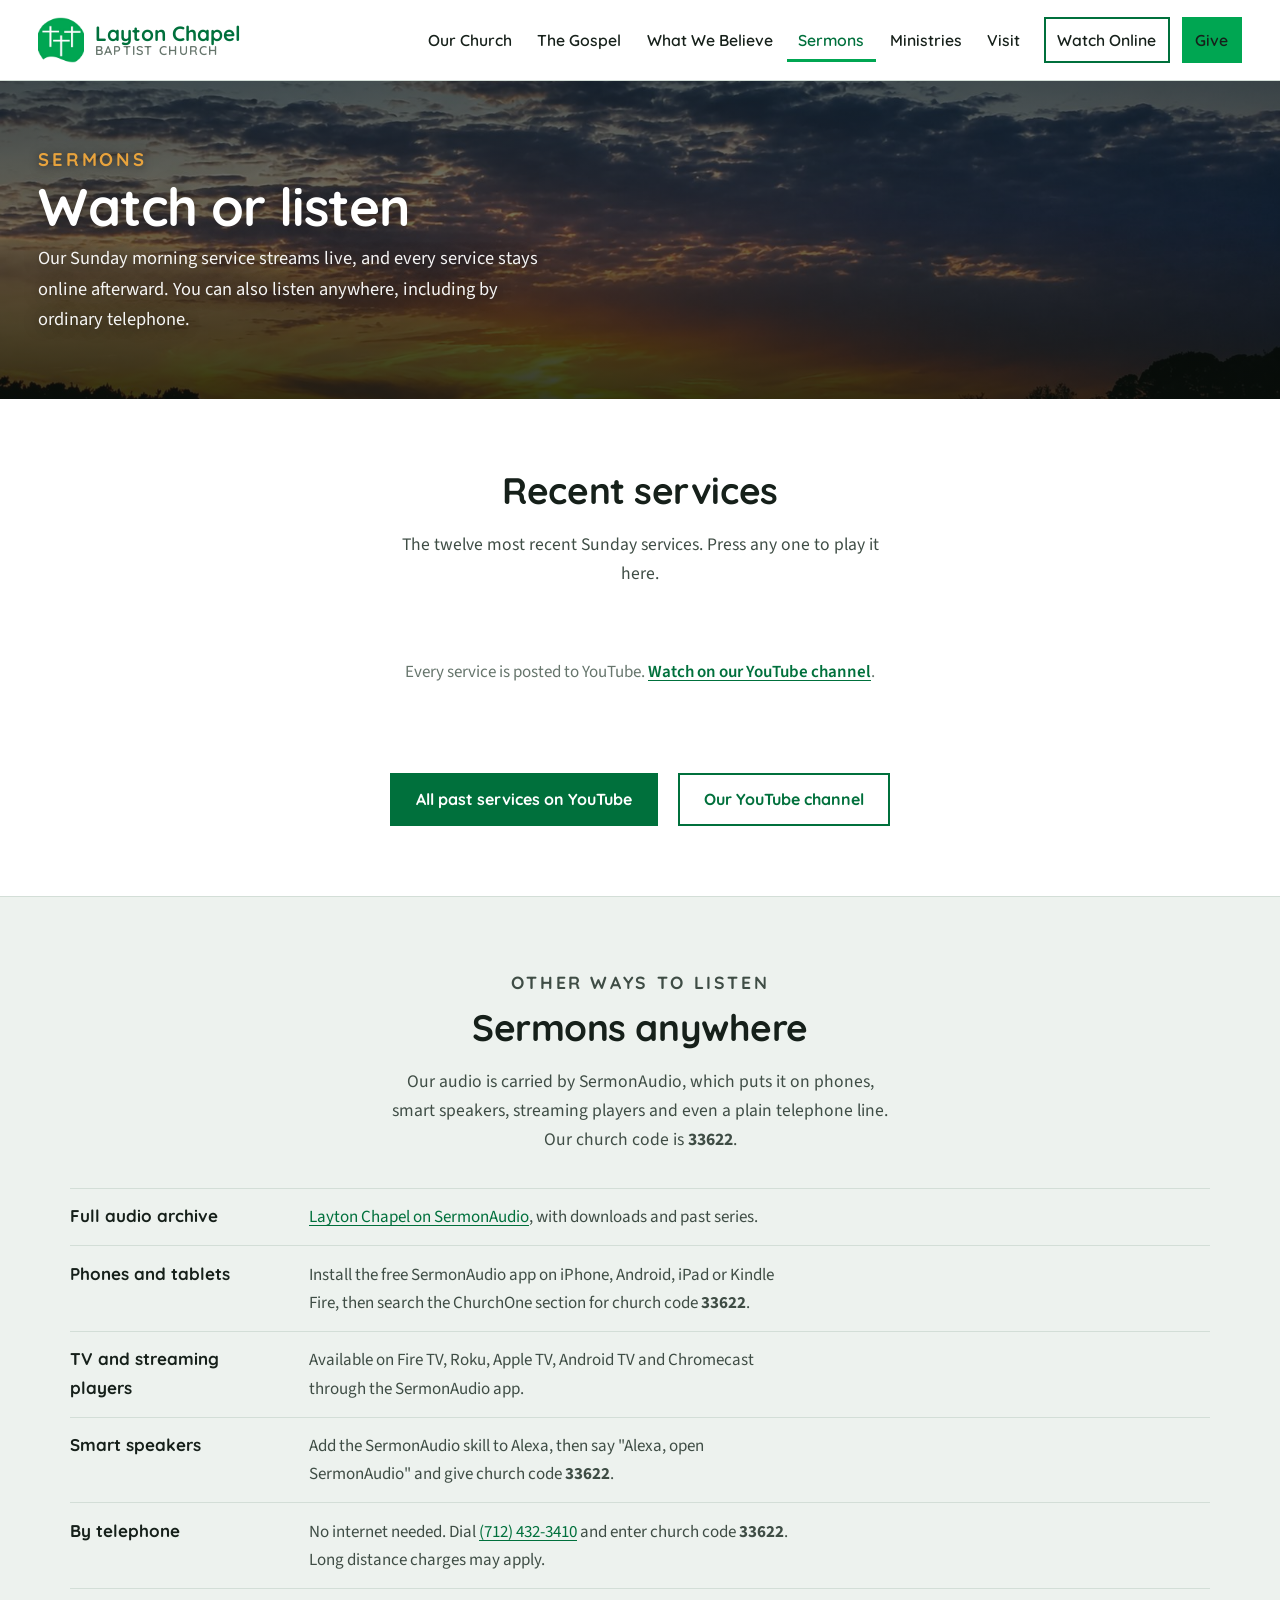
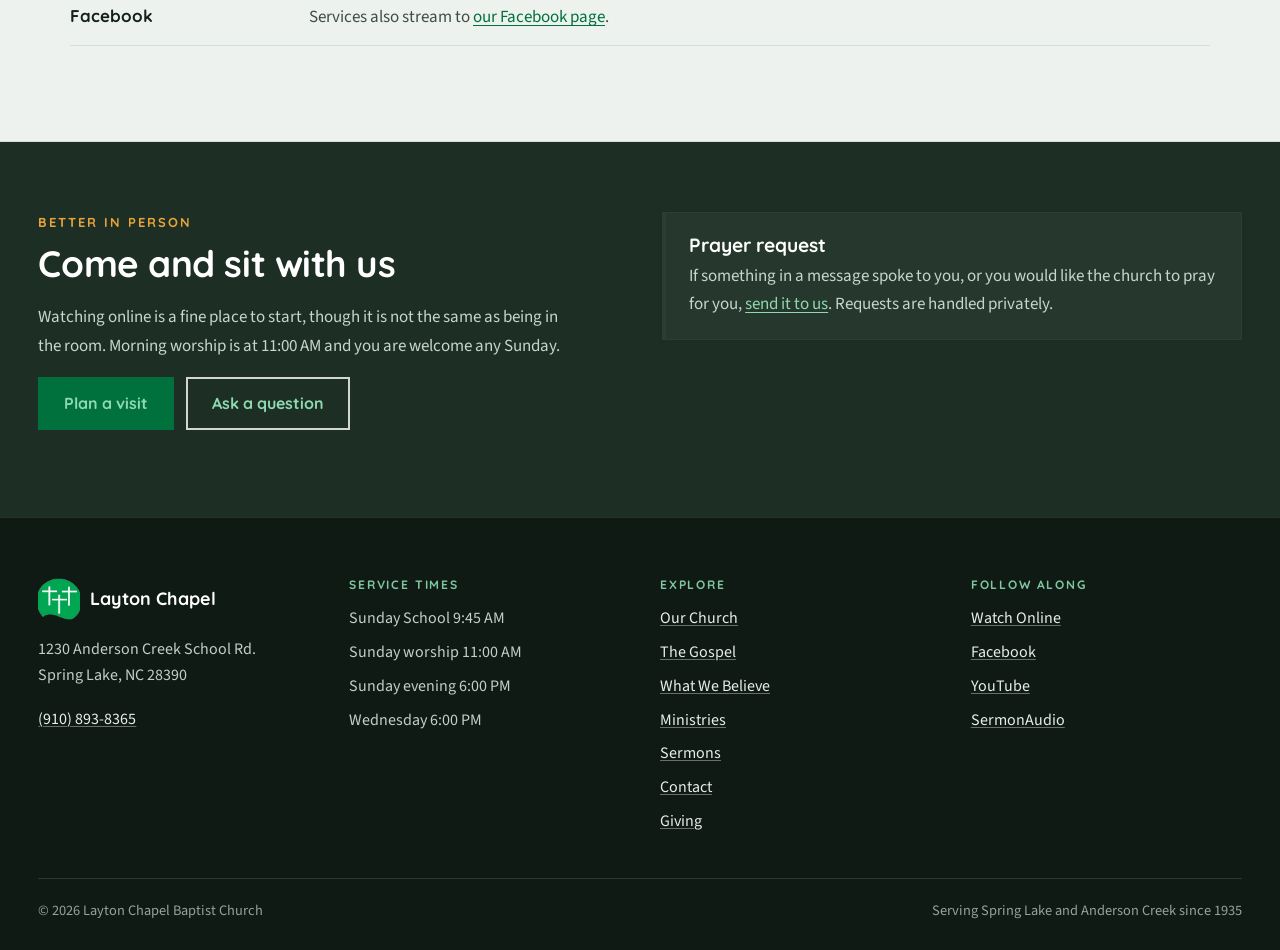
<file: sermons.html>
<!DOCTYPE html>
<html lang="en">
<head>
<meta charset="utf-8">
<meta name="viewport" content="width=device-width, initial-scale=1">
<meta name="color-scheme" content="light">
<meta name="supported-color-schemes" content="light">
<title>Sermons | Layton Chapel Baptist Church</title>
<meta name="description" content="Watch or listen to services from Layton Chapel Baptist Church in Spring Lake, NC. Sunday mornings stream live, and the full archive is on SermonAudio.">
<link rel="canonical" href="https://www.laytonchapel.org/sermons.html">
<meta property="og:type" content="website">
<meta property="og:site_name" content="Layton Chapel Baptist Church">
<meta property="og:title" content="Sermons | Layton Chapel Baptist Church">
<meta property="og:description" content="Watch or listen to services from Layton Chapel Baptist Church, Spring Lake, NC.">
<meta property="og:url" content="https://www.laytonchapel.org/sermons.html">
<meta property="og:image" content="https://www.laytonchapel.org/img/og-image.jpg">
<meta name="twitter:card" content="summary_large_image">
<meta name="robots" content="noindex"><!-- REVIEW BUILD ONLY. Delete this line on every page before launch. -->
<link rel="icon" href="favicon.ico?v=2" sizes="any">
<link rel="apple-touch-icon" href="img/apple-touch-icon.png?v=2">
<link rel="preconnect" href="https://fonts.googleapis.com">
<link rel="preconnect" href="https://fonts.gstatic.com" crossorigin>
<link rel="stylesheet" href="https://fonts.googleapis.com/css2?family=Quicksand:wght@500;600;700&family=Source+Sans+3:ital,wght@0,400;0,600;0,700;1,400&display=swap">
<link rel="stylesheet" href="style.css?v=21">
</head>
<body>
<a class="skip-link" href="#main">Skip to content</a>

<header class="site-header">
  <div class="wrap header-inner">
    <a class="brand" href="index.html">
      <img class="brand-mark" src="img/logo-mark.png?v=2" alt="" width="46" height="46">
      <span class="brand-text"><strong>Layton Chapel</strong><span>Baptist Church</span></span>
    </a>
    <button class="nav-toggle" type="button" aria-expanded="false" aria-controls="site-nav" aria-label="Menu">
      <span class="nav-toggle-bars" aria-hidden="true"></span>
    </button>
    <nav class="site-nav" id="site-nav" aria-label="Main">
      <ul>
        <li><a href="our-church.html">Our Church</a></li>
        <li><a href="gospel.html">The Gospel</a></li>
        <li><a href="beliefs.html">What We Believe</a></li>
        <li><a href="sermons.html" aria-current="page">Sermons</a></li>
        <li><a href="ministries.html">Ministries</a></li>
        <li><a href="index.html#visit">Visit</a></li>
        <li class="nav-cta"><a class="btn btn-outline btn-sm watch-online" href="https://www.youtube.com/@laytonchapelbaptistchurch" target="_blank" rel="noopener">Watch Online</a></li>
        <li class="nav-cta"><a class="btn btn-give btn-sm" href="giving.html">Give</a></li>
      </ul>
    </nav>
  </div>
</header>

<main id="main">

  <div class="page-head">
    <div class="wrap">
      <p class="eyebrow">Sermons</p>
      <h1>Watch or listen</h1>
      <p>Our Sunday morning service streams live, and every service stays online afterward. You can also listen anywhere, including by ordinary telephone.</p>
    </div>
  </div>

  <!-- Live Now. Hidden unless a service is actually streaming, so the page
       never shows a dead player. main.js reveals it. -->
  <section class="slib-live" id="sermonLive" hidden>
    <div class="wrap wrap-doc">
      <h2><span class="live-dot live-label" aria-hidden="true"></span>Live Now</h2>
      <div class="slib-live-player" id="sermonLivePlayer"></div>
    </div>
  </section>

  <section class="section">
    <div class="wrap wrap-doc">
      <div class="section-head section-head-center">
        <h2>Recent services</h2>
        <p>The twelve most recent Sunday services. Press any one to play it here.</p>
      </div>
      <div class="slib-grid" id="sermonGrid">
        <p class="slib-note">Loading recent services</p>
      </div>
      <div class="slib-actions">
        <a class="btn btn-primary" href="https://www.youtube.com/@laytonchapelbaptistchurch/streams" target="_blank" rel="noopener">All past services on YouTube</a>
        <a class="btn btn-outline" href="https://www.youtube.com/@laytonchapelbaptistchurch" target="_blank" rel="noopener">Our YouTube channel</a>
      </div>
    </div>
  </section>

  <section class="section section-offset">
    <div class="wrap wrap-doc">
      <div class="section-head section-head-center">
        <p class="eyebrow">Other ways to listen</p>
        <h2>Sermons anywhere</h2>
        <p>Our audio is carried by SermonAudio, which puts it on phones, smart speakers, streaming players and even a plain telephone line. Our church code is <strong>33622</strong>.</p>
      </div>
      <dl class="ledger">
        <div class="ledger-row">
          <dt>Full audio archive</dt>
          <dd><p><a href="https://www.sermonaudio.com/broadcasters/lcbc1935" target="_blank" rel="noopener">Layton Chapel on SermonAudio</a>, with downloads and past series.</p></dd>
        </div>
        <div class="ledger-row">
          <dt>Phones and tablets</dt>
          <dd><p>Install the free SermonAudio app on iPhone, Android, iPad or Kindle Fire, then search the ChurchOne section for church code <strong>33622</strong>.</p></dd>
        </div>
        <div class="ledger-row">
          <dt>TV and streaming players</dt>
          <dd><p>Available on Fire TV, Roku, Apple TV, Android TV and Chromecast through the SermonAudio app.</p></dd>
        </div>
        <div class="ledger-row">
          <dt>Smart speakers</dt>
          <dd><p>Add the SermonAudio skill to Alexa, then say "Alexa, open SermonAudio" and give church code <strong>33622</strong>.</p></dd>
        </div>
        <div class="ledger-row">
          <dt>By telephone</dt>
          <dd><p>No internet needed. Dial <a href="tel:+17124323410">(712) 432-3410</a> and enter church code <strong>33622</strong>. Long distance charges may apply.</p></dd>
        </div>
        <div class="ledger-row">
          <dt>Facebook</dt>
          <dd><p>Services also stream to <a href="https://www.facebook.com/LaytonChapelBaptistChurch/" target="_blank" rel="noopener">our Facebook page</a>.</p></dd>
        </div>
      </dl>
    </div>
  </section>

  <section class="section section-deep">
    <div class="wrap split split-even">
      <div>
        <p class="eyebrow">Better in person</p>
        <h2>Come and sit with us</h2>
        <p>Watching online is a fine place to start, though it is not the same as being in the room. Morning worship is at 11:00 AM and you are welcome any Sunday.</p>
        <div class="btn-row">
          <a class="btn btn-primary" href="index.html#visit">Plan a visit</a>
          <a class="btn btn-ghost" href="contact.html">Ask a question</a>
        </div>
      </div>
      <div>
        <div class="callout">
          <h3>Prayer request</h3>
          <p>If something in a message spoke to you, or you would like the church to pray for you, <a href="contact.html">send it to us</a>. Requests are handled privately.</p>
        </div>
      </div>
    </div>
  </section>

</main>

<footer class="site-footer">
  <div class="wrap">
    <div class="footer-grid">
      <div>
        <div class="footer-brand">
          <img src="img/logo-mark.png?v=2" alt="" width="42" height="42">
          <span>Layton Chapel</span>
        </div>
        <p>1230 Anderson Creek School Rd.<br>Spring Lake, NC 28390</p>
        <p><a href="tel:+19108938365">(910) 893-8365</a></p>
      </div>
      <div class="footer-col">
        <h3>Service times</h3>
        <ul>
          <li>Sunday School 9:45 AM</li>
          <li>Sunday worship 11:00 AM</li>
          <li>Sunday evening 6:00 PM</li>
          <li>Wednesday 6:00 PM</li>
        </ul>
      </div>
      <div class="footer-col">
        <h3>Explore</h3>
        <ul>
          <li><a href="our-church.html">Our Church</a></li>
          <li><a href="gospel.html">The Gospel</a></li>
          <li><a href="beliefs.html">What We Believe</a></li>
          <li><a href="ministries.html">Ministries</a></li>
          <li><a href="sermons.html">Sermons</a></li>
          <li><a href="contact.html">Contact</a></li>
          <li><a href="giving.html">Giving</a></li>
        </ul>
      </div>
      <div class="footer-col">
        <h3>Follow along</h3>
        <ul>
          <li><a class="watch-online" href="https://www.youtube.com/@laytonchapelbaptistchurch" target="_blank" rel="noopener">Watch Online</a></li>
          <li><a href="https://www.facebook.com/LaytonChapelBaptistChurch/" target="_blank" rel="noopener">Facebook</a></li>
          <li><a href="https://www.youtube.com/@laytonchapelbaptistchurch" target="_blank" rel="noopener">YouTube</a></li>
          <li><a href="https://www.sermonaudio.com/broadcasters/lcbc1935" target="_blank" rel="noopener">SermonAudio</a></li>
        </ul>
      </div>
    </div>
    <div class="footer-bottom">
      <p>&copy; <span data-year>2026</span> Layton Chapel Baptist Church</p>
      <p>Serving Spring Lake and Anderson Creek since 1935</p>
    </div>
  </div>
</footer>

<script src="main.js?v=8"></script>
</body>
</html>
</file>
<file: style.css>
/* ==========================================================================
   Layton Chapel Baptist Church - style.css
   One stylesheet for every page. Design tokens live in :root.
   Bump ?v=N on every <link> to this file in the SAME commit you change it.
   ========================================================================== */

:root{
  color-scheme: light only;

  /* Brand. #00A652 is sampled from the church's own logo mark and wordmark.
     It measures 3.19:1 on white, which FAILS WCAG AA for body text, so it is
     used only as a fill behind white text on large elements. --green is the
     darkened derivative (6.2:1 on white) used for all text and links.
     This split is deliberate. Do not "fix" --green-bright into body copy. */
  --green-bright:#00A652;
  --green:#00703C;
  --green-dark:#005730;

  /* Warm accent, taken from the sunset in the hero photograph. */
  --gold:#B87214;
  --gold-light:#E8A33D;

  --ink:#16201A;
  --body:#3F4D45;
  --muted:#66756C;
  --line:#D3DED7;
  --line-soft:#E3EBE5;
  --white:#FFFFFF;

  /* Three section grounds, deliberately far enough apart to read as different
     bands rather than as a rendering accident. Plus one dark band. */
  --offset:#EDF2EE;
  --tint:#E1EEE6;
  --deep:#1D2E24;      /* dark section bands */
  --deep-soft:#26382D; /* cards sitting on a dark band */
  --footer:#101A14;    /* deliberately darker than --deep, so a closing
                          dark section does not merge into the footer */

  --shadow-sm:0 1px 3px rgba(22,32,26,.07);
  --shadow:0 3px 14px rgba(22,32,26,.09);
  --shadow-lg:0 10px 34px rgba(22,32,26,.14);

  --display:"Quicksand",'Trebuchet MS',system-ui,sans-serif;
  --sans:"Source Sans 3",'Segoe UI',system-ui,-apple-system,sans-serif;

  /* Also the offset the full-screen mobile menu starts at, so the two can
     never drift apart. */
  --header-h:80px;
  --maxw:1560px;
  --maxw-doc:1140px;
  --prose:68ch;
  /* Square corners throughout. Pills and rounded cards read as softer and
     busier; square edges suit a plain brick church building and keep the
     grid lines reading as a grid. */
  --radius:0;
}

/* iOS Safari inverts pages that do not lock the scheme, which turns this
   site into unreadable dark-on-dark. Keep this block and the two
   color-scheme metas in every page. */
@media (prefers-color-scheme: dark){
  :root{
    color-scheme: light only;
    --white:#FFFFFF;
    --offset:#EDF2EE;
    --tint:#E1EEE6;
    --ink:#16201A;
    --body:#3F4D45;
  }
  html,body{background:#FFFFFF;color:#3F4D45}
}

*,*::before,*::after{box-sizing:border-box}

html{-webkit-text-size-adjust:100%;scroll-behavior:smooth}
@media (prefers-reduced-motion: reduce){
  html{scroll-behavior:auto}
  *{animation-duration:.001ms!important;animation-iteration-count:1!important;transition-duration:.001ms!important}
}

body{
  margin:0;
  background:var(--white);
  color:var(--body);
  font-family:var(--sans);
  font-size:1.0625rem;
  line-height:1.66;
  -webkit-font-smoothing:antialiased;
}

img{max-width:100%;height:auto;display:block}

.wrap{width:min(94%,var(--maxw));margin-inline:auto}
/* Text-led pages use a narrower shell so lines do not strand at the far left
   of a 1560px container with nothing to their right. */
.wrap-doc{width:min(94%,var(--maxw-doc))}
.narrow{max-width:var(--prose)}
.measure{max-width:var(--prose);margin-inline:auto}

h1,h2,h3,h4{font-family:var(--display);color:var(--ink);line-height:1.16;margin:0 0 .5em;text-wrap:balance}
h1{font-size:clamp(2.05rem,4.7vw,3.3rem);font-weight:700;letter-spacing:-.017em}
h2{font-size:clamp(1.6rem,2.9vw,2.3rem);font-weight:700;letter-spacing:-.012em}
h3{font-size:1.2rem;font-weight:700}
h4{font-size:1.0625rem;font-weight:700}

p,ul,ol{margin:0 0 1.05rem}
p,li{max-width:var(--prose)}
li{margin-bottom:.4rem}

a{color:var(--green);text-decoration-thickness:1px;text-underline-offset:.15em}
a:hover{color:var(--green-dark)}

:focus-visible{outline:3px solid var(--gold);outline-offset:2px}

/* The header is sticky, so an in-page anchor would otherwise land with its
   heading tucked underneath it. Every jump target clears the header and
   arrives at the top of its own section. */
[id]{scroll-margin-top:96px}
@media (max-width:1150px){[id]{scroll-margin-top:88px}}

.eyebrow{
  font-family:var(--display);font-weight:700;font-size:.8125rem;
  letter-spacing:.15em;text-transform:uppercase;color:var(--gold);
  margin:0 0 .55rem;max-width:none;
}

/* ---------- buttons ---------- */

.btn{
  display:inline-flex;align-items:center;justify-content:center;gap:.5rem;
  min-height:48px;padding:.7rem 1.5rem;
  font-family:var(--display);font-weight:700;font-size:1rem;
  border-radius:0;border:2px solid transparent;
  text-decoration:none;cursor:pointer;
  transition:background-color .15s ease,color .15s ease,border-color .15s ease;
}
.btn-primary{background:var(--green);color:var(--white)}
.btn-primary:hover{background:var(--green-dark);color:var(--white)}
.btn-ghost{background:transparent;color:var(--white);border-color:rgba(255,255,255,.8)}
.btn-ghost:hover{background:rgba(255,255,255,.16);color:var(--white);border-color:#fff}
.btn-outline{background:transparent;color:var(--green);border-color:var(--green)}
.btn-outline:hover{background:var(--tint);color:var(--green-dark)}
.btn-sm{min-height:44px;padding:.45rem 1.15rem;font-size:.95rem}
.btn-give{background:var(--green-bright);color:var(--white)}
.btn-give:hover{background:var(--green);color:var(--white)}
.btn-row{display:flex;flex-wrap:wrap;gap:.7rem;margin:0 0 1.05rem;max-width:none}
.center-row{justify-content:center;margin-bottom:0}
/* On a phone a button row is centred, and a row holding a single button gives
   that button the full width. :only-child ignores whitespace text nodes, so
   this needs no :has() and works everywhere. */
@media (max-width:620px){
  .btn-row{justify-content:center}
  .btn-row > .btn:only-child{width:100%}
}

/* ---------- live service indicator ----------
   Same behaviour as hope-website-repo: any .watch-online link becomes a
   pulsing "Watch Live" during a service window, and deep-links to the actual
   stream when the Worker confirms one. main.js owns the logic. */
.live-dot{
  display:inline-block;width:9px;height:9px;border-radius:50%;
  background:currentColor;flex:0 0 auto;
  animation:livePulse 1.3s ease-in-out infinite;
}
@keyframes livePulse{0%,100%{opacity:1}50%{opacity:.28}}
.btn.watch-online.is-live{background:#B3261E;border-color:#B3261E;color:var(--white)}
.btn.watch-online.is-live:hover{background:#8F1D17;border-color:#8F1D17}
.site-footer .watch-online.is-live{color:#FF9A90;font-weight:700}

/* ---------- header ---------- */

.site-header{
  background:var(--white);
  border-bottom:1px solid var(--line);
  position:sticky;top:0;z-index:60;
}
.header-inner{display:flex;align-items:center;gap:1rem;min-height:var(--header-h)}

.brand{display:flex;align-items:center;gap:.65rem;text-decoration:none;padding:.35rem 0;margin-right:auto}
.brand-mark{width:46px;height:46px;flex:0 0 auto}
.brand-text{display:flex;flex-direction:column;font-family:var(--display);line-height:1.08}
.brand-text strong{font-size:1.3rem;font-weight:700;color:var(--green)}
.brand-text span{font-size:.8rem;font-weight:600;letter-spacing:.1em;text-transform:uppercase;color:var(--muted)}

.nav-toggle{
  display:none;
  width:48px;height:48px;flex:0 0 auto;
  background:var(--white);border:1px solid var(--line);
  cursor:pointer;position:relative;
}
.nav-toggle-bars,.nav-toggle-bars::before,.nav-toggle-bars::after{
  position:absolute;left:50%;width:22px;height:2.5px;margin-left:-11px;
  background:var(--green);border-radius:2px;content:"";
}
.nav-toggle-bars{top:50%;margin-top:-1.25px}
.nav-toggle-bars::before{top:-7px;left:0;margin-left:0}
.nav-toggle-bars::after{top:7px;left:0;margin-left:0}
.nav-toggle[aria-expanded="true"] .nav-toggle-bars{background:transparent}
.nav-toggle[aria-expanded="true"] .nav-toggle-bars::before{transform:translateY(7px) rotate(45deg)}
.nav-toggle[aria-expanded="true"] .nav-toggle-bars::after{transform:translateY(-7px) rotate(-45deg)}

.site-nav ul{display:flex;align-items:center;gap:.15rem;list-style:none;margin:0;padding:0}
.site-nav li{margin:0;max-width:none}
.site-nav a{
  display:flex;align-items:center;min-height:44px;padding:.5rem .72rem;
  font-family:var(--display);font-weight:600;font-size:.985rem;
  color:var(--ink);text-decoration:none;white-space:nowrap;
}
.site-nav a:hover{background:var(--tint);color:var(--green-dark)}
.site-nav a[aria-current="page"]{color:var(--green);box-shadow:inset 0 -3px 0 var(--green-bright)}
.site-nav .nav-cta{margin-left:.6rem}
.site-nav .nav-cta:first-of-type{margin-left:.9rem}
.site-nav .nav-cta a{box-shadow:none}
.site-nav .nav-cta a:hover{background:var(--tint)}
.site-nav .nav-cta a.btn-give:hover{background:var(--green)}
.site-nav .nav-cta a.watch-online.is-live:hover{background:#8F1D17}

@media (max-width:1150px){
  .nav-toggle{display:block}
  /* Full screen, not a dropdown. position:fixed rather than absolute, starting
     directly below the sticky header, so the menu owns the viewport and the
     page behind it cannot be seen through the gaps. */
  .site-nav{
    /* +1px for the header's bottom border, which --header-h does not
       include. Without it the menu sits a pixel over the rule. */
    position:fixed;left:0;right:0;top:calc(var(--header-h) + 1px);bottom:0;
    background:var(--white);
    overflow-y:auto;overscroll-behavior:contain;
    display:none;
  }
  .site-nav.open{display:block}
  .site-nav ul{
    flex-direction:column;align-items:stretch;gap:0;
    width:min(94%,var(--maxw));margin-inline:auto;padding:.75rem 0 2rem;
  }
  /* The divider goes on the plain nav links only. Putting border-bottom:0 on
     the CTA buttons to cancel it also cancelled the outline button's own
     border, which is why Watch Online had green on three sides. */
  .site-nav li:not(.nav-cta) a{
    min-height:52px;padding:.75rem .25rem;font-size:1.05rem;
    border-bottom:1px solid var(--line-soft);
  }
  .site-nav li:not(.nav-cta) a[aria-current="page"]{
    box-shadow:inset 3px 0 0 var(--green-bright);padding-left:.75rem;
  }
  .site-nav .nav-cta,.site-nav .nav-cta:first-of-type{margin:1rem .25rem 0}
  .site-nav .nav-cta a{justify-content:center;min-height:52px}
}
/* No overflow lock on the root. It looks like the obvious way to stop the
   page scrolling behind a full screen menu, and it breaks the sticky
   header: position:sticky needs a scrolling ancestor, and overflow:hidden
   on the root removes it, so the header drops to its static position at
   the top of the document and disappears off screen whenever the menu is
   opened while scrolled. It also removes the scrollbar at tablet widths,
   which shifts the page 15px, and on iOS it does not reliably stop touch
   scrolling.

   The overlay covers the viewport and contains its own overscroll instead,
   and main.js marks the page behind it inert so taps and Tab cannot reach
   it. Do not put the lock back. */
.nav-open .site-header{touch-action:none}

/* ---------- hero ---------- */

.hero{position:relative;background:var(--deep);overflow:hidden;display:flex;align-items:center;min-height:clamp(460px,72vh,720px)}
.hero-img{
  position:absolute;inset:0;width:100%;height:100%;
  object-fit:cover;object-position:center 60%;
}
.hero-shade{position:absolute;inset:0;background:linear-gradient(180deg,rgba(9,17,12,.5) 0%,rgba(9,17,12,.3) 42%,rgba(9,17,12,.8) 100%)}
/* No width here. .hero-inner is used together with .wrap, and a width
   declaration at the same specificity later in the file would override
   .wrap and flush the hero copy against the left edge of the screen. */
.hero-inner{position:relative;padding:clamp(3rem,7vw,5rem) 0}
.hero h1{color:var(--white);max-width:22ch;margin-bottom:.65rem;text-shadow:0 2px 20px rgba(0,0,0,.4)}
.hero .hero-sub{
  color:rgba(255,255,255,.95);font-size:clamp(1.1rem,2vw,1.38rem);
  max-width:44ch;margin:0 0 2rem;text-shadow:0 1px 14px rgba(0,0,0,.45);
}
.hero .eyebrow{color:var(--gold-light)}

/* ---------- service times strip ----------
   Deliberately compact. It sits directly under the hero and its job is to be
   scanned in two seconds, not to occupy a screen of its own. */
.strip{background:var(--green);color:var(--white)}
/* Flex, not grid, and centred as a group. Equal grid tracks forced the long
   address to wrap onto a second line while the short cells sat half empty.
   Letting each cell take only the width its own line needs keeps all four on
   one row and centres the set under the hero. */
.strip-grid{
  display:flex;flex-wrap:wrap;justify-content:center;align-items:stretch;
  margin-inline:auto;
}
.strip-cell{
  flex:0 1 auto;text-align:center;
  padding:.6rem 1.6rem;border-right:1px solid rgba(255,255,255,.18);
}
.strip-cell:last-child{border-right:0}
.strip-cell h3{
  font-size:.66rem;letter-spacing:.15em;text-transform:uppercase;
  color:rgba(255,255,255,.7);margin:0 0 .15rem;font-weight:700;line-height:1.4;
}
.strip-cell p{margin:0;color:var(--white);font-size:.94rem;line-height:1.4;max-width:none}
.strip-cell b{font-family:var(--display);font-weight:700}
.strip-cell a{
  color:var(--white);text-decoration:underline;text-decoration-color:rgba(255,255,255,.55);
  display:inline-block;padding-block:.3rem;
}
.strip-cell a:hover{color:var(--white);text-decoration-color:#fff}
/* One line per cell once there is room for all four across. Below that the
   nowrap is released and the cells stack, so nothing ever overflows. */
@media (min-width:900px){
  .strip-cell p{white-space:nowrap}
}
@media (max-width:899px){
  .strip-grid{flex-direction:column;align-items:center}
  .strip-cell{
    width:100%;max-width:460px;padding:.7rem 0;
    border-right:0;border-bottom:1px solid rgba(255,255,255,.18);
  }
  .strip-cell:last-child{border-bottom:0}
  /* The address is the only tap target in the strip. Padding alone left it a
     few pixels under 44 whenever the text happened to fit on one line, so the
     height is asserted instead of computed from the line box. inline-flex
     keeps the text wrappable. */
  .strip-cell a{display:inline-flex;align-items:center;min-height:44px;padding-block:.35rem}
}

/* ---------- sections ---------- */

.section{padding:clamp(3rem,5.5vw,4.75rem) 0}
.section-tight{padding:clamp(2rem,3.5vw,3rem) 0}
.section-offset{background:var(--offset);border-block:1px solid var(--line)}
.section-tint{background:var(--tint);border-block:1px solid #CFE2D6}
.section-deep{background:var(--deep);color:#C8D5CD}
.section-deep h1,.section-deep h2,.section-deep h3{color:var(--white)}
.section-deep p,.section-deep li{color:#C8D5CD}
.section-deep .eyebrow{color:var(--gold-light)}
.section-deep a{color:#8FD9B0}
.section-deep a:hover{color:#B6E9CD}
/* A card brings its own white surface, so the dark band's text colours have to
   stop at its edge. The rules above are descendant selectors, and without this
   a card dropped into a dark section renders a white heading on a white card
   and light grey body text under it. No page does that today; this is here so
   the next one that tries does not ship broken. */
.section-deep .card{color:var(--body)}
.section-deep .card h2,.section-deep .card h3,.section-deep .card h4{color:var(--ink)}
.section-deep .card p,.section-deep .card li{color:var(--body)}
.section-deep .card a{color:var(--green)}
.section-deep .card a:hover{color:var(--green-dark)}
.section-deep .card .card-when{color:var(--green)}

.section-head{margin-bottom:2.1rem}
.section-head p{color:var(--body);font-size:1.1rem}
.section-head-center{margin-inline:auto;text-align:center;max-width:64ch}
.section-head-center p{margin-inline:auto}

/* ---------- layout: two columns under a shared heading ----------
   .split-head spans the full width, then the columns start level with each
   other beneath it. Without it the right column floats up beside the heading
   and reads as unrelated. */
/* Row gap is deliberately much smaller than the column gap. The columns sit
   directly under .split-head rather than floating away from the heading
   they belong to. */
.split{display:grid;grid-template-columns:1fr;
  column-gap:clamp(1.4rem,3.5vw,2.75rem);row-gap:1.15rem;align-items:start}
.split-head{grid-column:1/-1;margin:0}
.split-head h2{margin-bottom:.4rem}
.split-head p{color:var(--body);font-size:1.1rem;margin-bottom:0}
@media (min-width:920px){
  .split{grid-template-columns:1.08fr .92fr}
  .split-even{grid-template-columns:1fr 1fr}
  .split-wide{grid-template-columns:1.35fr .65fr}
  /* No .split-media-first helper. Reordering with `order` also reorders
     .split-head, which then lands underneath the media instead of above
     both columns. Put the media div first in the markup instead. */
}
/* .split aligns items to the top, which is correct for two columns of copy.
   A lone image is the exception: it is shorter than a column of text at most
   widths, so a top edge leaves all the slack dumped below it. Put this on the
   image's own grid item to centre it against the taller column instead. It
   also does the right thing when the image is the taller of the two. */
.split > .self-center{align-self:center}
.split-media img{border-radius:var(--radius);box-shadow:var(--shadow)}
.figure{margin:0}
/* A supplied logo, not a photograph. Held to its own pixel width so it is
   never upscaled to fill a column, and centred in whatever space is left.
   The asset is 1356px wide, so 840 is a downscale and stays crisp. It was
   upscaled 2x from a 678px source with LANCZOS plus a light unsharp, which
   flat colour artwork takes well; a photograph would not.

   On the current AWANA layout the 840 never actually binds: .wrap caps at
   1560px, so a split-even column tops out at 758px and that is what governs.
   The headroom is here so a wider slot does not need another edit. To make
   the logo bigger than 758 the column has to get more of the row, not the
   image a bigger max-width. */
.logo-art{max-width:min(100%,840px);margin-inline:auto}
.figure figcaption{font-size:.92rem;color:var(--muted);margin-top:.55rem;max-width:52ch}

/* ---------- layout: document page with a side rail ----------
   Used by the text-led pages. The rail carries the standing calls to action so
   the right half of a wide screen is doing something. */
.doc{display:grid;grid-template-columns:1fr;gap:clamp(1.75rem,4vw,3.25rem);align-items:start}
@media (min-width:1000px){
  .doc{grid-template-columns:minmax(0,1fr) 320px}
  .doc-rail{position:sticky;top:104px}
}
/* The rail is narrow. Two buttons side by side wrap onto separate rows at
   their own natural widths, which reads as a mistake. Stack them and let
   them fill the box so every control in the rail is the same width. */
.doc-rail{min-width:0}
.doc-rail .callout{max-width:100%}
.doc-rail .btn-row{flex-direction:column;align-items:stretch;gap:.55rem}
.doc-rail .btn-row .btn{width:100%}
.doc-body > *{max-width:var(--prose)}
.doc-body > .ledger,.doc-body > .values,.doc-body > .btn-row,.doc-body > .verse{max-width:none}
.doc-rail > * + *{margin-top:1rem}

/* ---------- cards ---------- */

/* Three across, always, so six cards fall 3 and 3 and never leave one card
   stranded on a row of its own. Cards stretch to fill the width they are
   given rather than being capped at a minmax width. */
.cards{display:grid;grid-template-columns:repeat(3,minmax(0,1fr));gap:1.25rem}
@media (max-width:980px){.cards{grid-template-columns:repeat(2,minmax(0,1fr));gap:1.1rem}}
@media (max-width:620px){.cards{grid-template-columns:minmax(0,1fr)}}
.card{
  background:var(--white);border:1px solid var(--line);border-radius:var(--radius);
  padding:1.5rem 1.5rem 1.35rem;box-shadow:var(--shadow-sm);
  display:flex;flex-direction:column;
}
.card > *{max-width:none}
.card-when{
  font-family:var(--display);font-weight:700;font-size:.72rem;
  letter-spacing:.13em;text-transform:uppercase;color:var(--green);
  background:var(--tint);padding:.3rem .65rem;
  align-self:flex-start;margin:0 0 .8rem;
}
.card h3{margin-bottom:.4rem}
.card p{font-size:1rem;margin-bottom:.9rem}
.card p:last-of-type{margin-bottom:1.1rem}
.card .card-link{
  margin-top:auto;font-family:var(--display);font-weight:700;text-decoration:none;
  display:inline-flex;align-items:center;min-height:44px;
}
.card .card-link:hover{text-decoration:underline}
.card .card-link::after{content:" \2192"}

/* Ledger rows: label and value pairs. */
.ledger{border-top:1px solid var(--line);margin:0 0 1.5rem;max-width:none}
.ledger-row{
  display:grid;grid-template-columns:1fr;gap:.1rem .5rem;
  padding:.85rem 0;border-bottom:1px solid var(--line);
}
@media (min-width:620px){
  .ledger-row{grid-template-columns:minmax(140px,215px) minmax(0,1fr);gap:.5rem 1.5rem;align-items:baseline}
}
.ledger-row dt{font-family:var(--display);font-weight:700;color:var(--ink)}
.ledger-row dd{margin:0;color:var(--body)}
.ledger-row dd p{margin:0 0 .45rem;max-width:62ch}
.ledger-row dd p:last-child{margin-bottom:0}
.ledger-tight .ledger-row{padding:.6rem 0}

/* ---------- prose ---------- */

.prose h2{margin-top:2.3rem}
.prose h2:first-child,.prose > .eyebrow + h2{margin-top:0}
.prose h3{margin-top:1.8rem;color:var(--green)}
.prose .lead{font-size:1.16rem;color:var(--ink)}

/* Core values. Nine statements, three across, so they fall 3-3-3 and each
   one fills the column it is given. An earlier version capped each item at
   56ch inside a much wider column, which left a large dead gutter down the
   middle of the page. Do not put a max-width back on the item.

   The green rule and the short label do the visual work. The label is an
   added affordance, not the church's wording; the statement beneath it is
   verbatim and stays that way. */
.values{
  list-style:none;padding:0;margin:0;max-width:none;
  display:grid;grid-template-columns:repeat(3,minmax(0,1fr));gap:2.25rem 2.25rem;
}
@media (max-width:1080px){.values{grid-template-columns:repeat(2,minmax(0,1fr));gap:2rem}}
@media (max-width:680px){.values{grid-template-columns:minmax(0,1fr);gap:1.75rem}}
.values li{
  margin:0;max-width:none;padding:1.05rem 0 0;
  border-top:3px solid var(--green-bright);font-size:1rem;line-height:1.6;
}
.values .value-label{
  display:block;font-family:var(--display);font-weight:700;font-size:.72rem;
  letter-spacing:.14em;text-transform:uppercase;color:var(--green);
  margin:0 0 .5rem;
}
.values li strong{color:var(--ink)}

/* Scripture blocks on the gospel page. */
.verse{
  border-left:4px solid var(--green-bright);background:var(--white);
  box-shadow:var(--shadow-sm);
  padding:1.15rem 1.35rem;margin:0 0 1.1rem;max-width:66ch;
}
.verse p{margin:0;font-size:1.08rem;color:var(--ink)}
.verse cite{
  display:block;margin-top:.5rem;font-style:normal;
  font-family:var(--display);font-weight:700;font-size:.82rem;
  letter-spacing:.1em;text-transform:uppercase;color:var(--green);
}

/* ---------- callouts and placeholders ---------- */

.callout{
  border:1px solid var(--line);border-left:4px solid var(--green-bright);
  background:var(--white);box-shadow:var(--shadow-sm);
  padding:1.3rem 1.45rem;
  margin:0 0 1.1rem;max-width:74ch;
}
.callout > *{max-width:none}
.callout h3{margin-bottom:.35rem}
.callout p:last-child{margin-bottom:0}
.section-offset .callout,.section-tint .callout{background:var(--white)}
.section-deep .callout{background:var(--deep-soft);border-color:#2C3D33}

/* A visible, deliberately obvious placeholder. Every one of these is listed
   in README.md. Delete the block, not just the styling, when it is filled. */
.todo{
  border:2px dashed var(--gold);background:#FFF8EC;
  padding:1.05rem 1.25rem;
  margin:0 0 1.1rem;max-width:74ch;
}
.todo > *{max-width:none}
.todo p{margin:0 0 .4rem;color:#6F460A;font-size:.97rem}
.todo p:last-child{margin-bottom:0}
.todo strong{font-family:var(--display);letter-spacing:.07em;text-transform:uppercase;font-size:.78rem;color:var(--gold)}
.todo code{background:#F3E3C7;color:#5A390A;padding:1px 5px;font-size:.9em}

/* ---------- sermons page ----------
   Namespaced slib- and lifted from hope-website-repo so both church sites
   behave the same way. The grid is populated by main.js from the Worker. */
.slib-live{background:var(--deep);color:#C8D5CD;padding:clamp(2rem,4vw,3rem) 0;border-bottom:1px solid #263429}
.slib-live h2{color:var(--white);display:flex;align-items:center;gap:.55rem;justify-content:center}
.slib-live .live-label{color:#FF9A90}
.slib-live-player{max-width:1000px;margin-inline:auto}

.slib-grid{display:grid;grid-template-columns:repeat(3,minmax(0,1fr));gap:1.75rem 1.5rem}
@media (max-width:900px){.slib-grid{grid-template-columns:repeat(2,minmax(0,1fr));gap:1.4rem 1.15rem}}
@media (max-width:560px){.slib-grid{grid-template-columns:1fr}}
.slib-note{grid-column:1/-1;text-align:center;color:var(--muted);padding:2.25rem 1rem;max-width:none}
.slib-note a{font-weight:600}
.slib-card{display:flex;flex-direction:column}
.slib-thumb{
  position:relative;display:block;width:100%;padding:0;border:0;
  background:var(--deep);cursor:pointer;overflow:hidden;
  box-shadow:var(--shadow-sm);transition:box-shadow .22s ease,transform .22s ease;
}
.slib-card:hover .slib-thumb{box-shadow:var(--shadow-lg);transform:translateY(-3px)}
.slib-thumb img{width:100%;aspect-ratio:16/9;object-fit:cover;display:block}
.slib-play{
  position:absolute;top:50%;left:50%;transform:translate(-50%,-50%);
  width:56px;height:56px;background:rgba(0,87,48,.85);
  display:flex;align-items:center;justify-content:center;
  transition:background .22s ease,transform .22s ease;
}
.slib-thumb:hover .slib-play{background:var(--green-bright);transform:translate(-50%,-50%) scale(1.08)}
.slib-play::after{
  content:"";border-style:solid;border-width:9px 0 9px 15px;
  border-color:transparent transparent transparent #fff;margin-left:4px;
}
.slib-meta{padding:.8rem .15rem 0}
.slib-title{
  font-family:var(--display);font-weight:700;font-size:1.02rem;color:var(--ink);
  line-height:1.32;margin:0 0 .2rem;max-width:none;
}
.slib-date{margin:0;font-size:.9rem;color:var(--muted);max-width:none}
.slib-player{position:relative;width:100%;aspect-ratio:16/9;overflow:hidden;background:#000}
.slib-player iframe{position:absolute;inset:0;width:100%;height:100%;border:0}
.slib-player:fullscreen{width:100vw;height:100vh}
.slib-actions{margin-top:2.1rem;display:flex;flex-wrap:wrap;justify-content:center;gap:.9rem 1.25rem;align-items:center}

/* On a touch screen there is no hover to leave, so a :hover transform stays
   stuck after a tap and the card sits permanently lifted. Cancel the motion
   for pointers that cannot hover. */
@media (hover: none){
  .slib-card:hover .slib-thumb{transform:none;box-shadow:var(--shadow-sm)}
  .slib-thumb:hover .slib-play{transform:translate(-50%,-50%);background:rgba(0,87,48,.85)}
  .slib-thumb:active .slib-play{background:var(--green-bright)}
  .btn:hover,.card:hover{transform:none}
}

/* ---------- forms ---------- */

.form{max-width:640px}
.field{margin-bottom:1rem}
.field label{display:block;font-family:var(--display);font-weight:700;color:var(--ink);margin-bottom:.32rem}
.field input,.field select,.field textarea{
  width:100%;min-height:48px;padding:.7rem .85rem;
  font-family:var(--sans);font-size:1rem;color:var(--ink);
  background:var(--white);border:1px solid var(--line);
}
.field textarea{min-height:150px;resize:vertical}
.field input:focus,.field select:focus,.field textarea:focus{border-color:var(--green);outline:3px solid var(--gold);outline-offset:1px}
.field-hint{font-size:.9rem;color:var(--muted);margin:.3rem 0 1rem}

/* ---------- footer ---------- */

.site-footer{
  background:var(--footer);color:#C1CFC7;
  padding:clamp(2.5rem,5vw,3.75rem) 0 1.75rem;
  border-top:1px solid rgba(255,255,255,.09);
}
.footer-grid{display:grid;grid-template-columns:repeat(auto-fit,minmax(215px,1fr));gap:2rem 2.5rem}
.site-footer h3{
  font-size:.76rem;letter-spacing:.15em;text-transform:uppercase;
  color:#7FC79E;margin:0 0 .85rem;font-weight:700;
}
.site-footer p,.site-footer li{color:#C1CFC7;font-size:1rem;max-width:38ch}
.site-footer a{color:#E7EEE9;text-decoration-color:rgba(231,238,233,.4)}
.site-footer a:hover{color:var(--white);text-decoration-color:#fff}
.site-footer ul{list-style:none;padding:0;margin:0}
.site-footer li{margin-bottom:.45rem}
.site-footer .watch-online{display:inline-flex;align-items:center;gap:.45rem}
.footer-brand{display:flex;align-items:center;gap:.6rem;margin-bottom:1rem}
.footer-brand img{width:42px;height:42px}
.footer-brand span{font-family:var(--display);font-weight:700;font-size:1.12rem;color:var(--white)}
.footer-bottom{
  border-top:1px solid rgba(255,255,255,.13);margin-top:2.25rem;padding-top:1.25rem;
  display:flex;flex-wrap:wrap;gap:.5rem 1.5rem;justify-content:space-between;
}
.footer-bottom p{margin:0;font-size:.9rem;color:#93A399;max-width:none}

/* ---------- footer columns fold on a phone ----------
   Measured at 390px wide before this change, the footer ran 1038px tall:
   more than a whole screen of links sitting under the address. The three
   columns carrying .footer-col fold behind their own headings below 500px,
   as one continuous list of 48px rows.

   499px is derived, not chosen to match the other breakpoints in this file.
   .footer-grid is auto-fit minmax(215px,1fr) with a 2.5rem column gap, so two
   columns fit from 470px of grid width, and .wrap is 94% of the viewport: two
   columns from a 500px viewport up. The fold is scoped to exactly the widths
   where the footer is ONE column, because that is the only place it helps. At
   two columns a folded row shares its grid row with the 171px address block
   and its rule ends up floating 147px above the next one, which reads as a
   stray bar. Two open columns are also shorter there than three folded rows in
   one: 357px against 453px, measured at 600px.

   Service times, Explore and Follow along all fold. The address and the phone
   number never do: they are the two things somebody scrolls to a church footer
   for, and they are three lines rather than a list. Service times fold here at
   Alex's direction even though the homepage keeps them one glance away in the
   service strip, which is the reason Visit is an anchor and not a page. To
   fold another column, add class="footer-col" to it in the ten pages.

   Everything below is scoped to .footer-accordion-ready, a class main.js
   adds at run time rather than one written into the ten pages. A footer
   whose script never loaded therefore renders exactly as it does today:
   every list open, every toggle hidden. Hiding links behind a control that
   cannot open them is the one failure this pattern must not have.

   The toggle and the panel are built by main.js from the h3 and the ul that
   are already in the markup, so the label is written once. The ten pages only
   carry class="footer-col" to say which columns fold. */
.footer-col-toggle{display:none}

@media (max-width:499px){
  /* No row gap: each folded row carries its own top rule, so a gap would put
     dead space above every rule and read as three floating bars rather than
     one list. The address block keeps its own margin instead, since it is the
     only child that is not a folded row. */
  .footer-accordion-ready .footer-grid{row-gap:0}
  .footer-accordion-ready .footer-grid > div:not(.footer-col){margin-bottom:1.5rem}
  .footer-accordion-ready .footer-col h3{margin:0}
  .footer-accordion-ready .footer-col-label{display:none}
  /* .footer-bottom already carries a 1px top rule. Closing the list with a
     border-bottom of its own put two identical rules 36px apart with nothing
     between them, which read as an empty fourth row. Its own rule closes the
     list instead, pulled up tight against the last one. */
  .footer-accordion-ready .footer-bottom{margin-top:0}
  .footer-accordion-ready .footer-col-toggle{
    display:flex;align-items:center;justify-content:space-between;gap:1rem;
    width:100%;min-height:48px;padding:.7rem 0;
    background:none;border:0;border-top:1px solid rgba(255,255,255,.13);
    font:inherit;color:#7FC79E;text-align:left;cursor:pointer;
  }
  /* the shared ring sits 2px outside, which would clip on a full width row */
  .footer-accordion-ready .footer-col-toggle:focus-visible{outline-offset:-3px}
  .footer-accordion-ready .footer-col-toggle svg{flex:0 0 auto;transition:transform .3s ease}
  .footer-accordion-ready .footer-col-toggle[aria-expanded="true"] svg{transform:rotate(180deg)}
  /* 0fr to 1fr animates in current browsers and simply snaps in older ones,
     so the fold works either way. The inner div carries the clipping. */
  .footer-accordion-ready .footer-col-panel{
    display:grid;grid-template-rows:0fr;transition:grid-template-rows .3s ease;
  }
  /* visibility is what actually removes the closed links from the tab order
     and from taps. A clipped zero height panel still holds focusable links
     without it, and it has to be stepped or it would fade. */
  .footer-accordion-ready .footer-col-panel > div{
    overflow:hidden;min-height:0;visibility:hidden;transition:visibility .3s step-end;
  }
  .footer-accordion-ready .footer-col.open .footer-col-panel{grid-template-rows:1fr}
  .footer-accordion-ready .footer-col.open .footer-col-panel > div{visibility:visible;transition:visibility 0s}
  /* breathing room lives on the last link, so a closed panel is a true zero */
  .footer-accordion-ready .footer-col-panel li:last-child{margin-bottom:0;padding-bottom:1rem}
}

.skip-link{
  position:absolute;left:-9999px;top:0;z-index:200;
  background:var(--green);color:var(--white);padding:.75rem 1.25rem;
  font-family:var(--display);font-weight:700;
}
.skip-link:focus{left:0;color:var(--white)}

/* ---------- interior page header ---------- */

/* The church's own sunset photograph, cropped to a 3:1 strip. Set as a
   background rather than an <img> because it is decorative: it carries no
   information a screen reader needs, and this way it is one rule instead of
   markup repeated across nine pages. The gradient is part of the same
   shorthand, so the scrim can never go missing and leave white text on a
   bright sky. */
.page-head{
  background:
    linear-gradient(180deg,rgba(9,15,11,.68) 0%,rgba(9,15,11,.56) 45%,rgba(9,15,11,.82) 100%),
    url("img/page-banner.jpg") center 58% / cover no-repeat,
    var(--deep);
  padding:clamp(2.6rem,5.2vw,4rem) 0;
}
.page-head h1{margin-bottom:.4rem;color:var(--white);text-shadow:0 2px 18px rgba(0,0,0,.5)}
.page-head p{
  font-size:1.15rem;color:rgba(255,255,255,.95);max-width:58ch;margin:0;
  text-shadow:0 1px 14px rgba(0,0,0,.5);
}
.page-head .eyebrow{color:var(--gold-light);text-shadow:0 1px 10px rgba(0,0,0,.55)}
.page-head a{color:#B6E9CD}
.page-head a:hover{color:var(--white)}

/* ---------- misc ---------- */

.linklist{list-style:none;padding:0;margin:0 0 1.25rem;max-width:none}
.linklist li{margin-bottom:.15rem}
.linklist a{display:inline-flex;align-items:center;min-height:44px}
.gallery{display:grid;grid-template-columns:repeat(auto-fit,minmax(300px,1fr));gap:1rem}
.gallery img{border-radius:var(--radius);box-shadow:var(--shadow-sm);width:100%}
/* Off the screen but still read aloud. Used for the "opens in a new tab"
   note main.js appends to every off-site link. Not display:none, which would
   hide it from screen readers too. */
.visually-hidden{
  position:absolute;width:1px;height:1px;margin:-1px;padding:0;
  overflow:hidden;clip:rect(0 0 0 0);clip-path:inset(50%);white-space:nowrap;border:0;
}
.center{text-align:center}
.mt-1{margin-top:.75rem}
.mt-2{margin-top:1.5rem}
.nowrap{white-space:nowrap}

/* ---------- print ----------
   Someone printing this page is almost certainly taking the address, the
   service times, or the statement of faith to somebody who is not online.
   Strip the furniture, keep the words, and spell out link targets. */
@media print{
  :root{--maxw:100%;--maxw-doc:100%}
  body{background:#fff;color:#000;font-size:11.5pt;line-height:1.45}
  .site-header,.nav-toggle,.site-nav,.skip-link,.hero-img,.hero-shade,
  .slib-live,.slib-grid,.slib-actions,.todo,.btn,.btn-row,
  .site-footer .footer-bottom{display:none!important}
  .hero{background:#fff;min-height:0;padding:0}
  .hero h1,.hero .hero-sub,.hero .eyebrow{color:#000;text-shadow:none}
  .hero-inner{padding:0 0 1rem}
  .section,.section-tight,.page-head{padding:.75rem 0;background:#fff!important;border:0}
  .section-deep,.section-deep h2,.section-deep p,.section-deep li{background:#fff!important;color:#000!important}
  .strip{background:#fff;color:#000;border:1pt solid #000}
  .strip-cell,.strip-cell p,.strip-cell b,.strip-cell h3,.strip-cell a{color:#000;border-color:#999}
  .doc{display:block}
  .site-footer{background:#fff;color:#000;border-top:1pt solid #000;padding-top:1rem}
  .site-footer h3,.site-footer p,.site-footer li,.site-footer a{color:#000}
  .footer-col-toggle{display:none!important}
  .footer-col-label{display:inline!important}
  .footer-col-panel,.footer-col-panel>div{display:block!important;visibility:visible!important}
  .card,.callout,.verse{border:1pt solid #999;box-shadow:none;background:#fff}
  a{color:#000;text-decoration:underline}
  main a[href^="http"]::after{content:" (" attr(href) ")";font-size:9pt;word-break:break-all}
  h1,h2,h3{page-break-after:avoid}
  .ledger-row,.card,.callout,.verse,figure{page-break-inside:avoid}
  img{max-width:60%}
}
</file>
